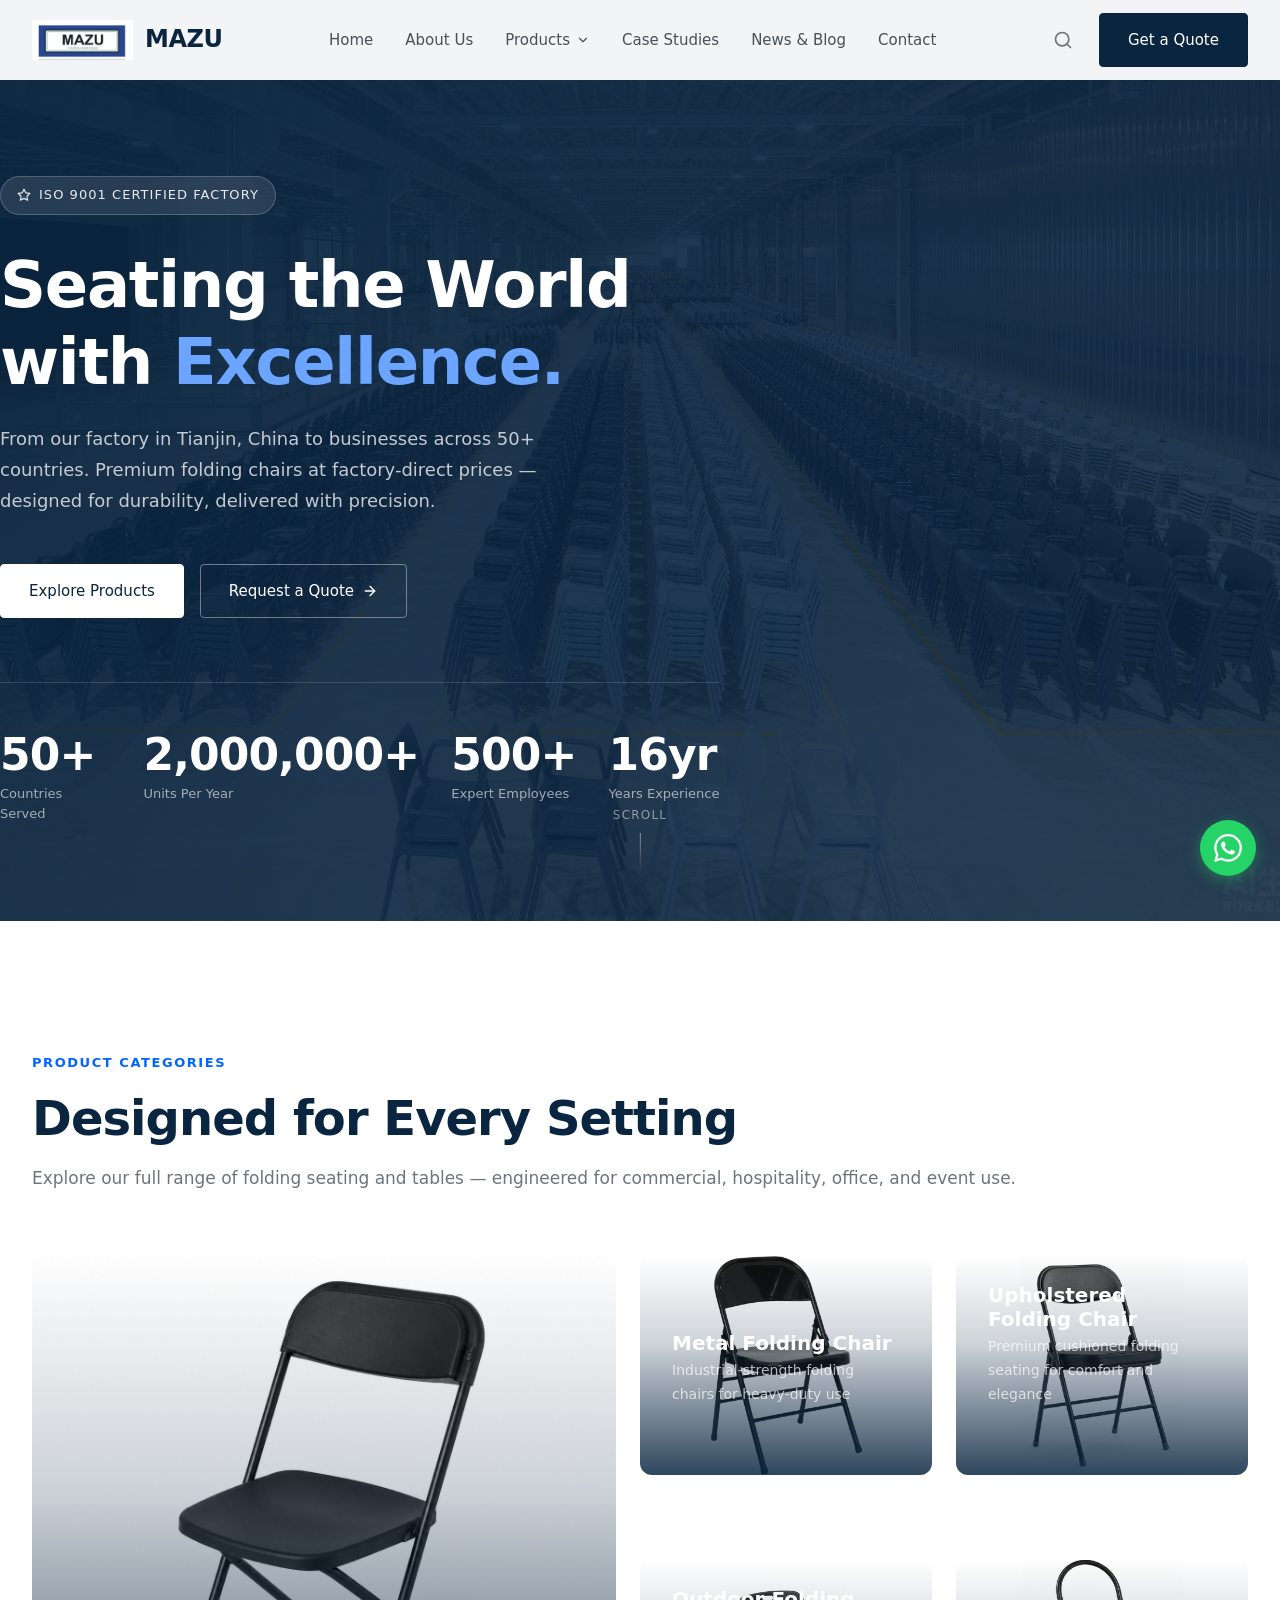
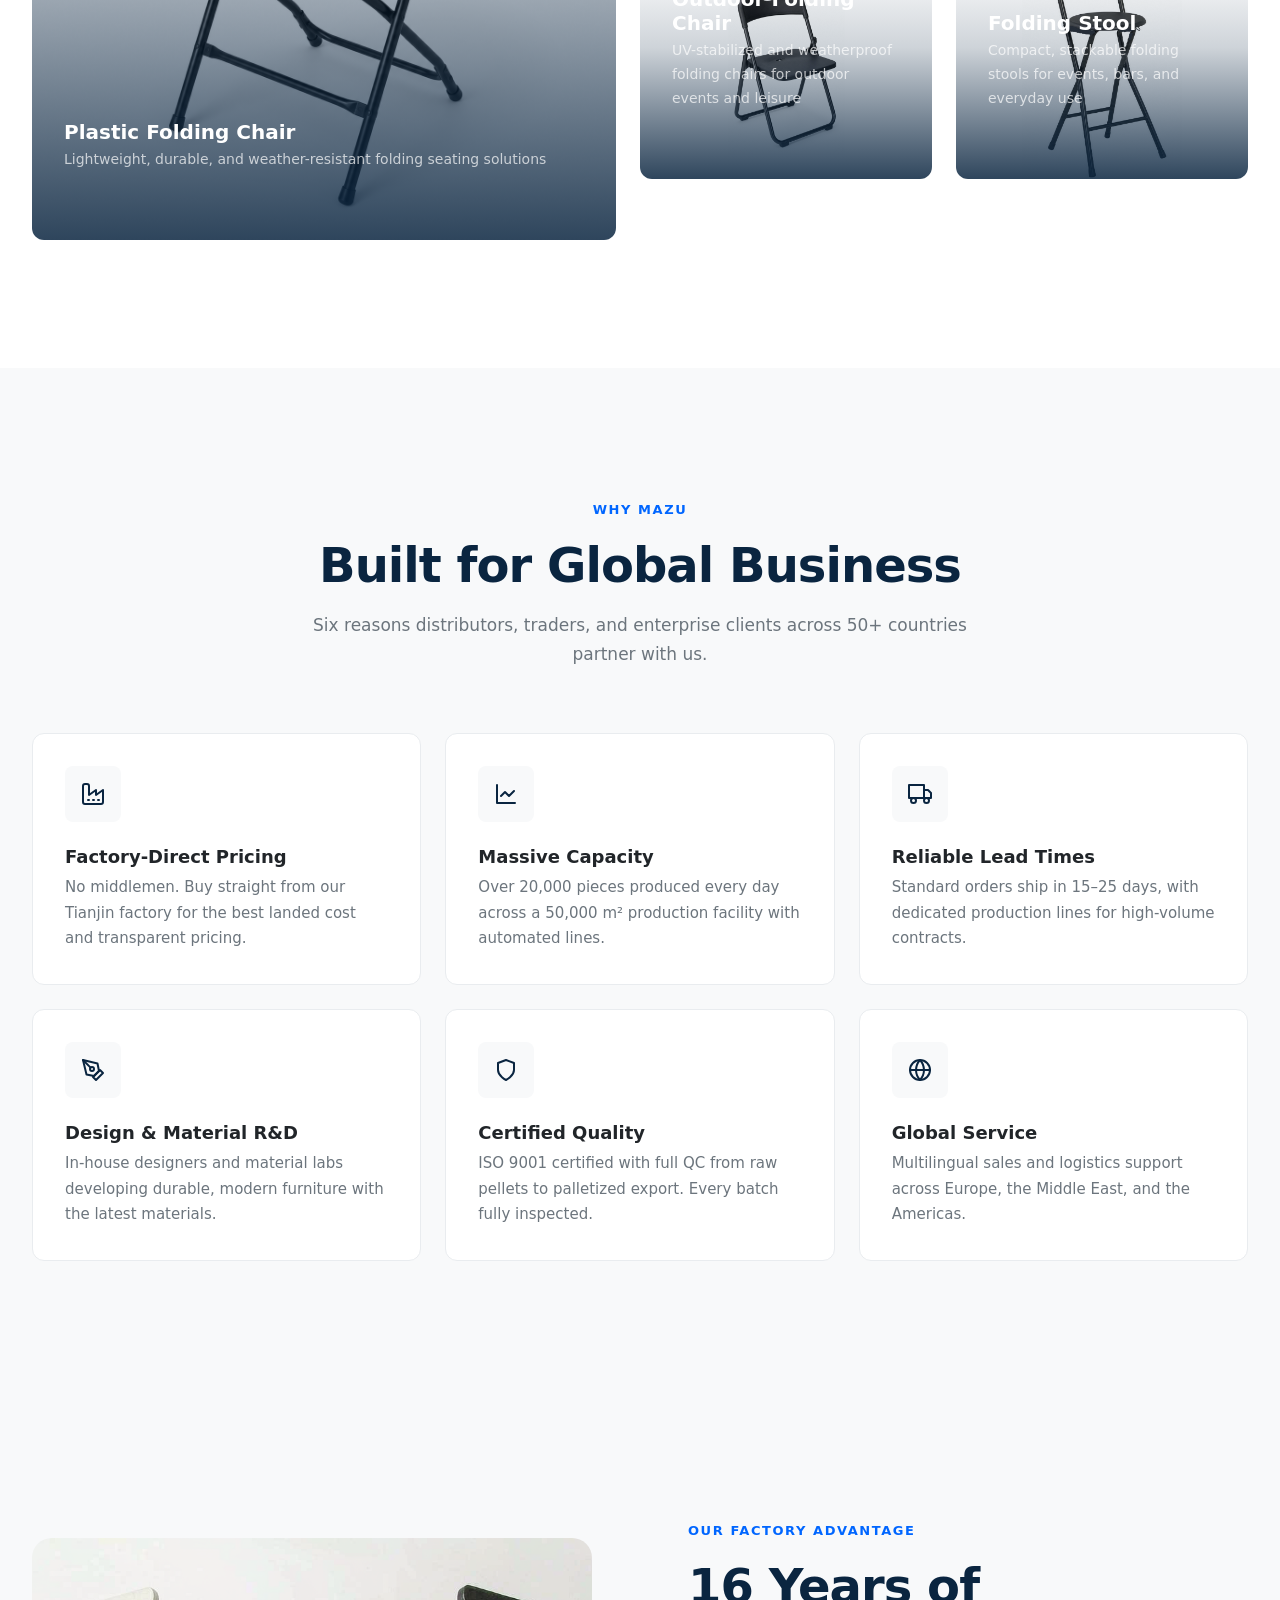
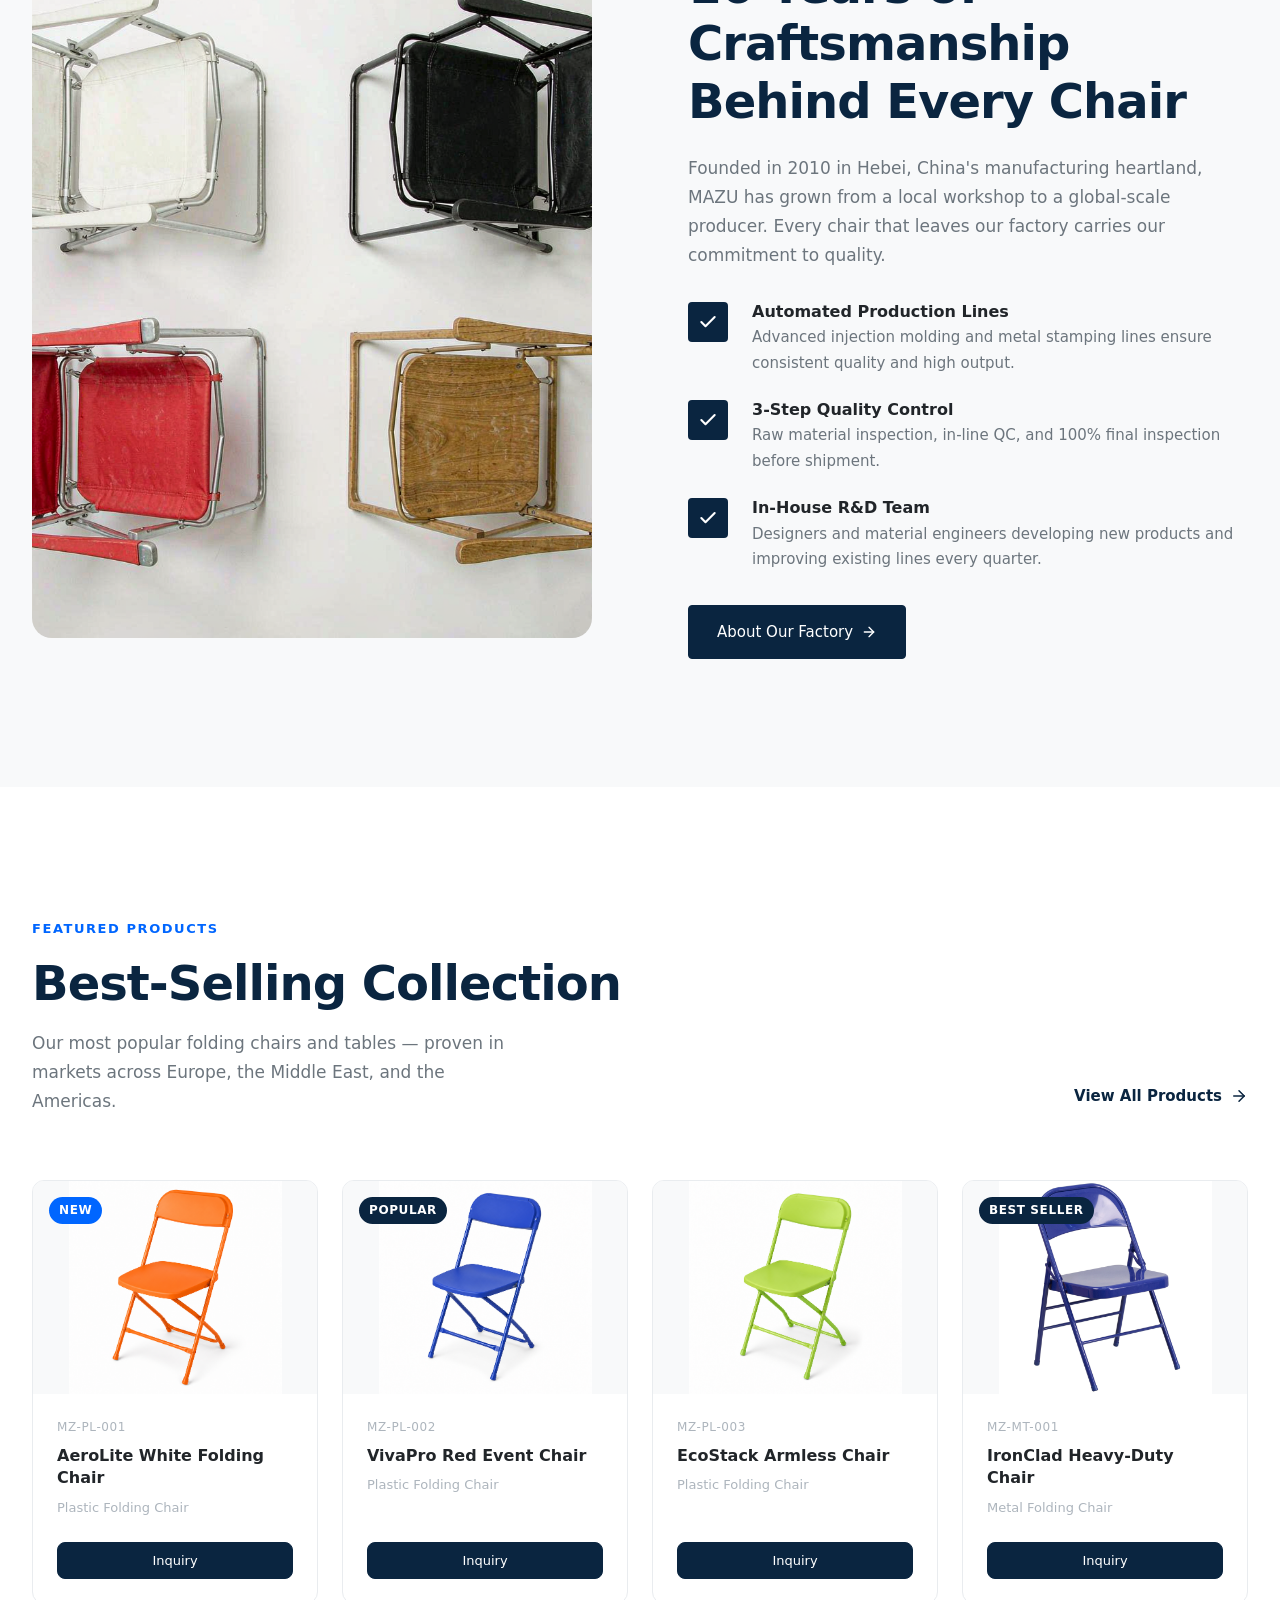
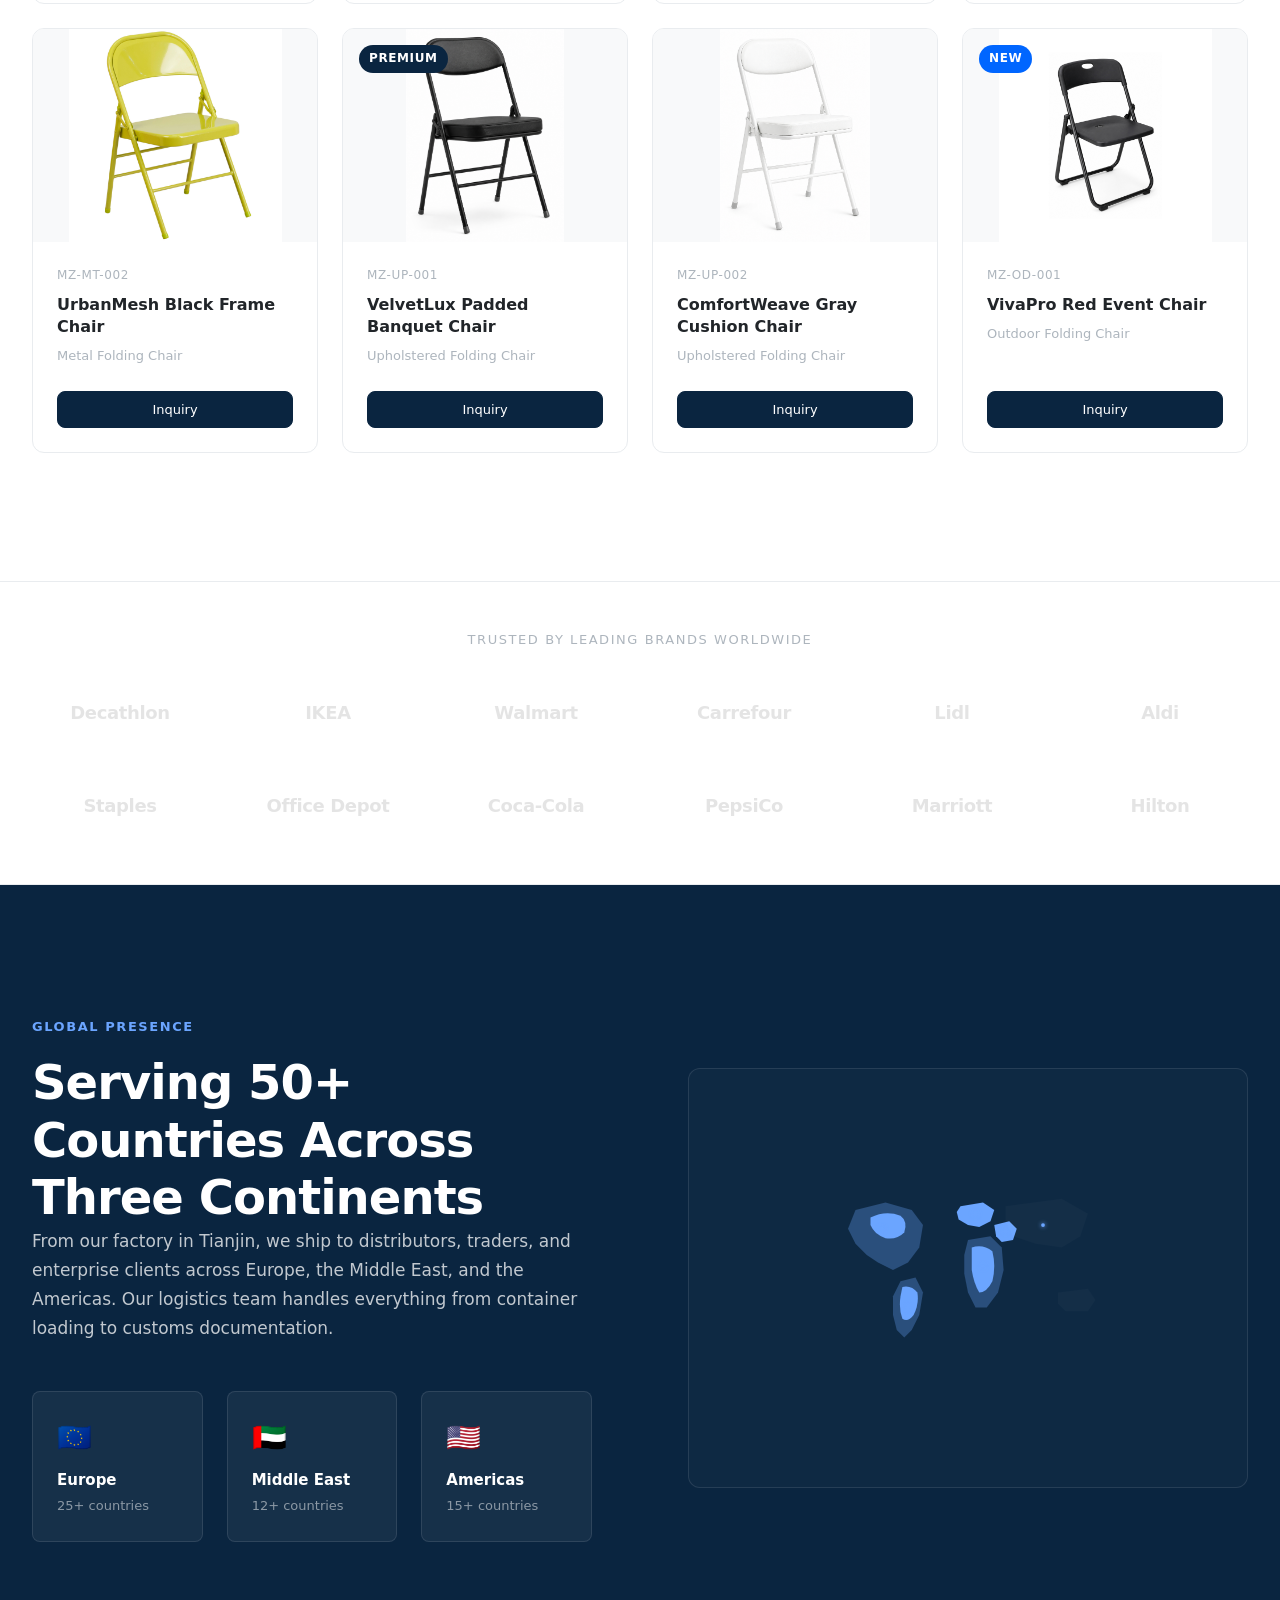
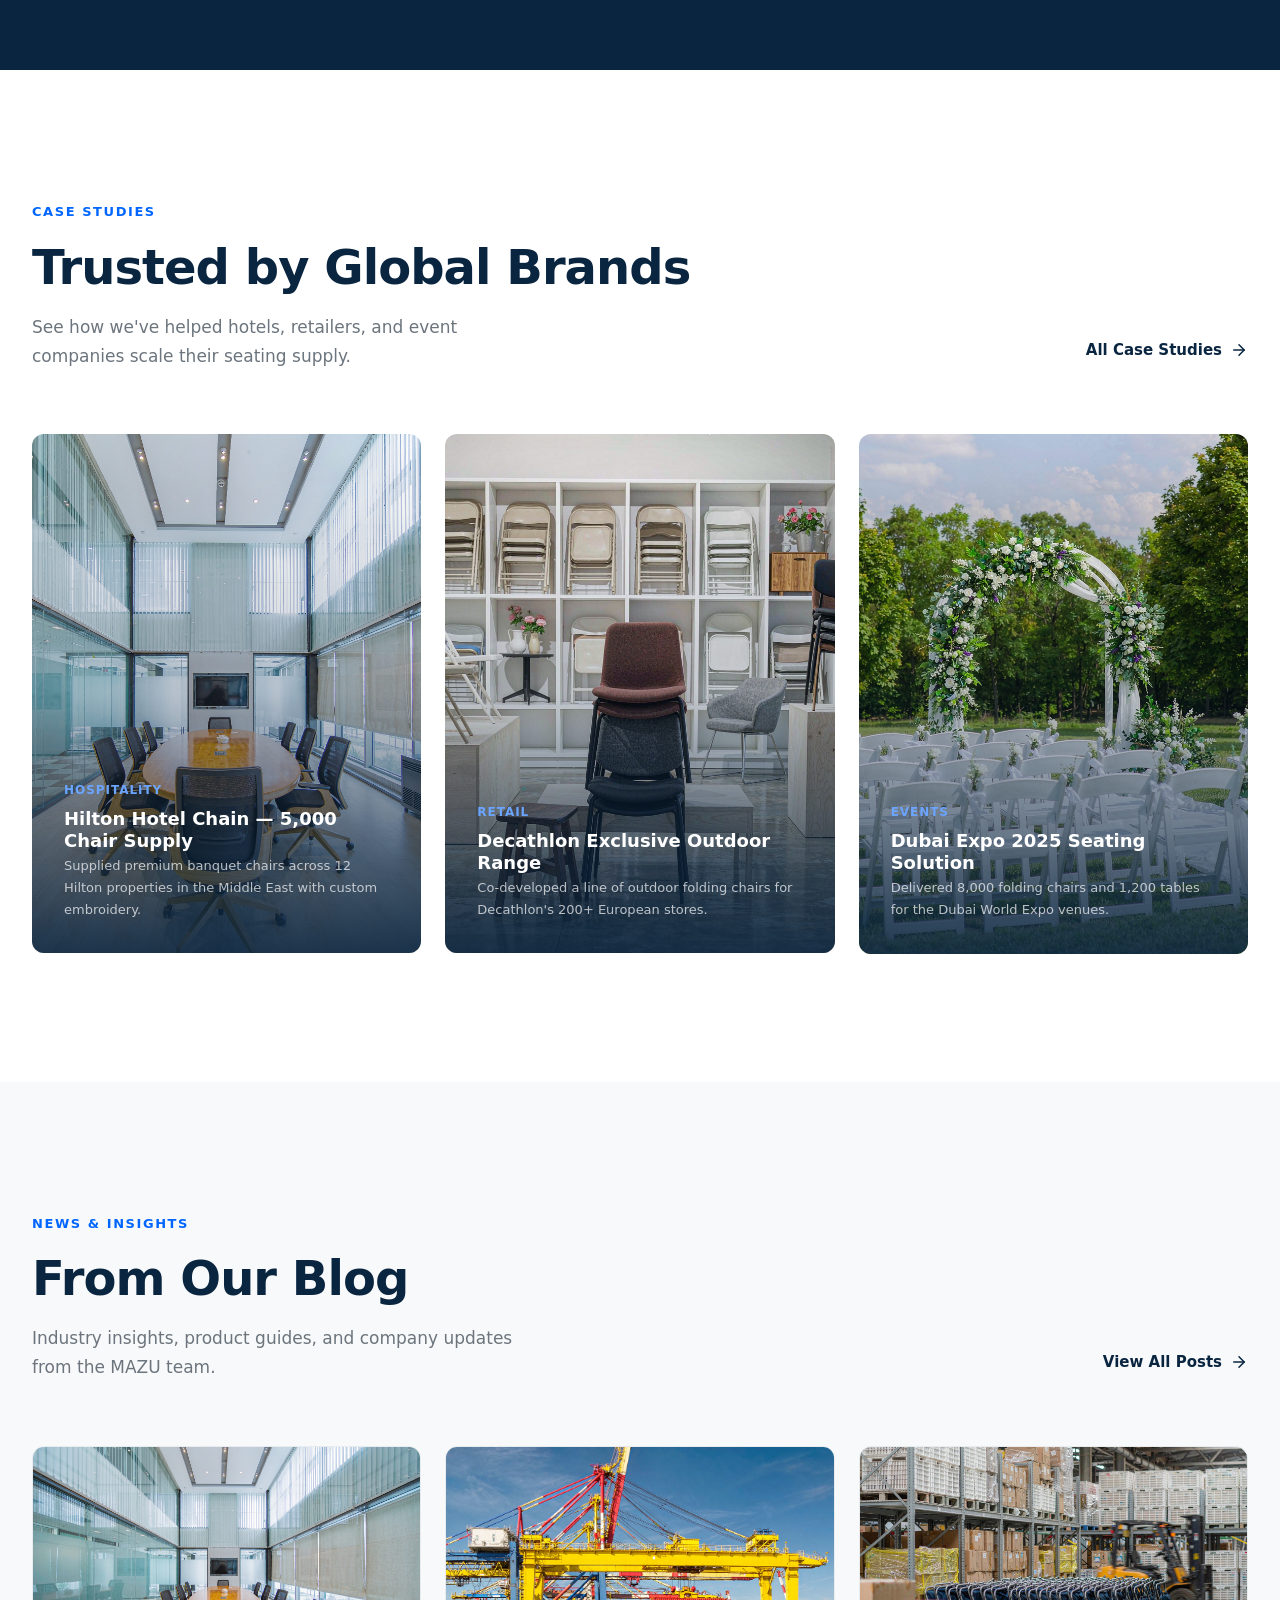
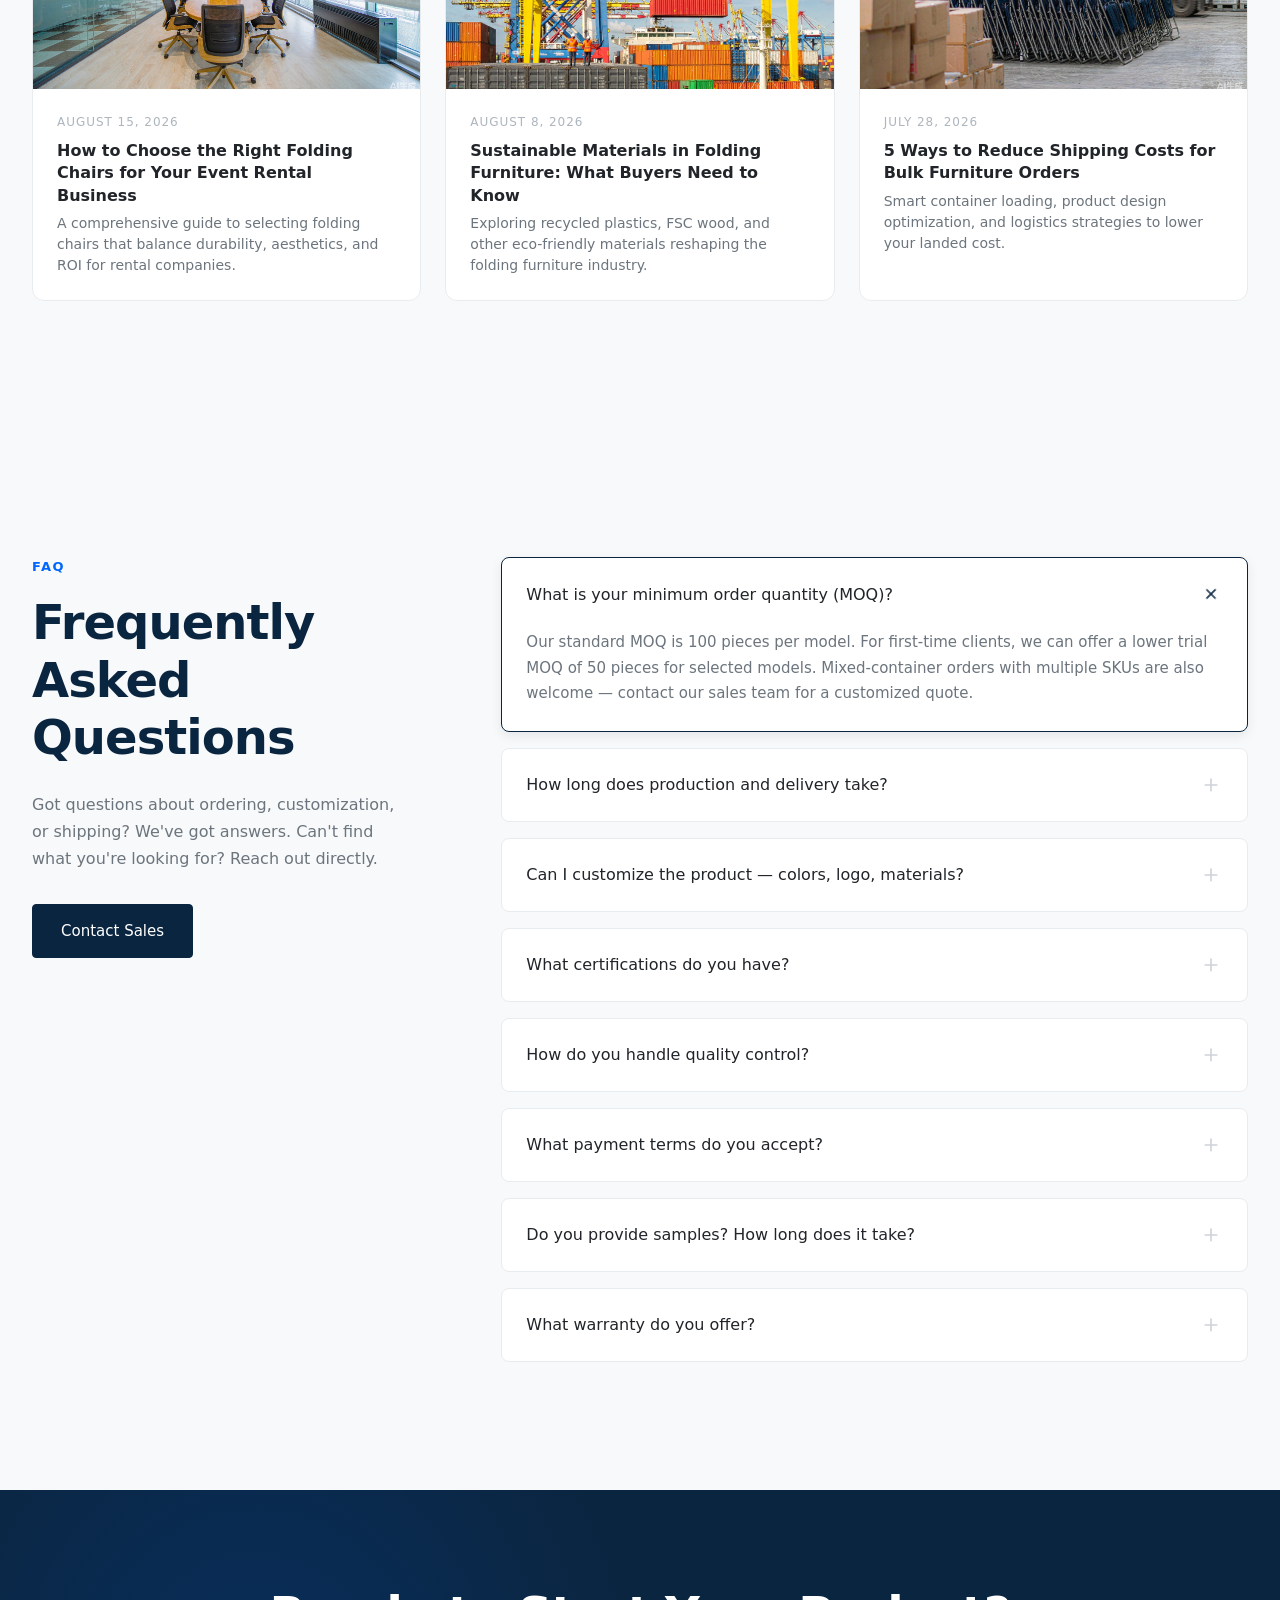
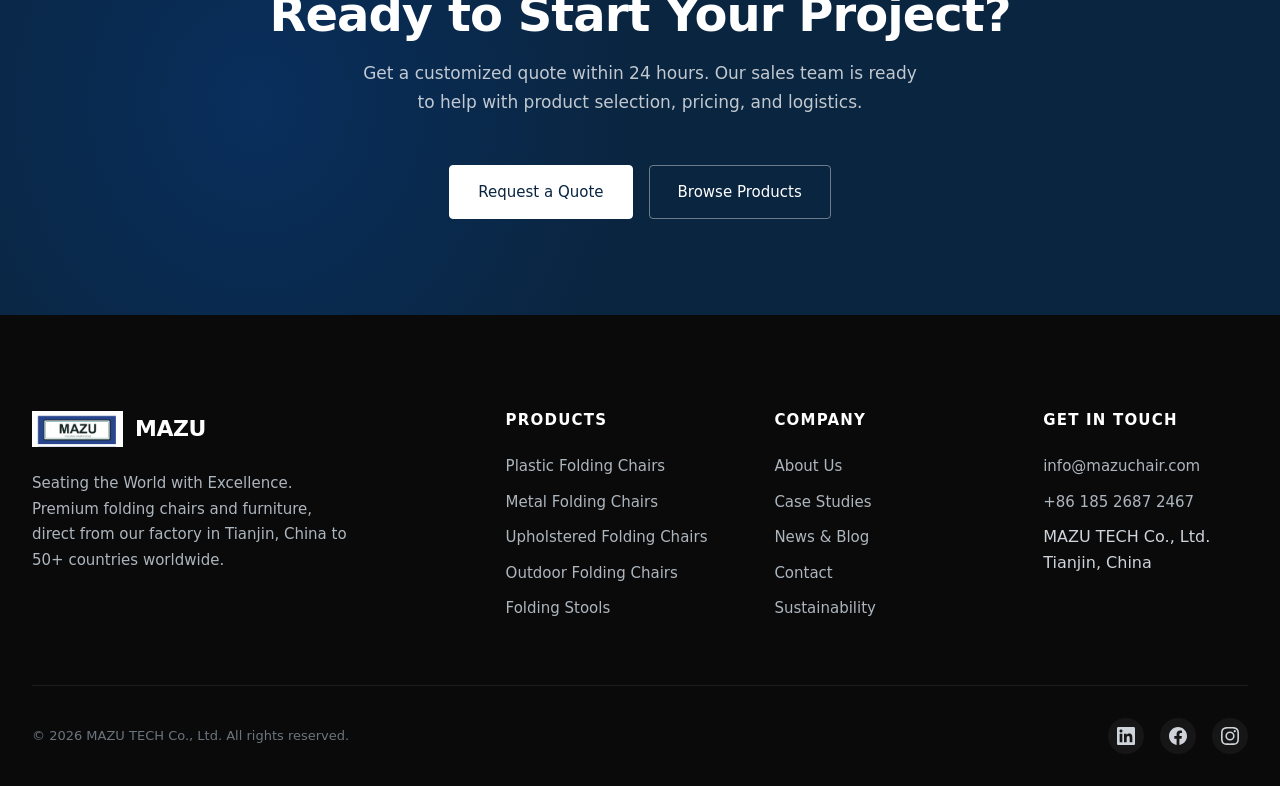
<file: index.html>
<!DOCTYPE html>
<html lang="en">
<head>
  <meta charset="UTF-8">
  <meta name="viewport" content="width=device-width, initial-scale=1.0">
  <meta name="description" content="MAZU - Premium folding chair manufacturer from Tianjin, China. Factory-direct pricing, massive capacity, and 50+ countries served. Seating the World with Excellence.">
  <meta name="keywords" content="folding chairs, folding chair manufacturer, plastic folding chair, metal folding chair, wholesale chairs, furniture factory, China furniture">
  <meta name="creative-medium" content="interactive-prototype">
  <meta property="og:title" content="MAZU - Seating the World with Excellence">
  <meta property="og:description" content="Premium folding chair manufacturer. Factory-direct from Tianjin, China to 50+ countries worldwide.">
  <meta property="og:type" content="website">
  <link rel="canonical" href="https://mazuchair.com/">
  <meta property="og:url" content="https://mazuchair.com/">
  <meta property="og:image" content="https://mazuchair.com/images/factory-interior.png">
  <title>MAZU - Seating the World with Excellence | Premium Folding Chairs</title>
  <link rel="preconnect" href="https://miaoda.feishu.cn">
  <link rel="stylesheet" href="https://miaoda.feishu.cn/fonts/css2?family=Inter:wght@400;500;600;700;800&display=swap">
  <link rel="stylesheet" href="css/style.css">
  <link rel="icon" type="image/svg+xml" href="data:image/svg+xml,%3Csvg xmlns='http://www.w3.org/2000/svg' viewBox='0 0 100 100'%3E%3Crect width='100' height='100' fill='%230A2540'/%3E%3Ctext x='50%25' y='55%25' font-family='Arial,sans-serif' font-size='36' font-weight='800' fill='white' text-anchor='middle' dominant-baseline='middle'%3EM%3C/text%3E%3C/svg%3E">
</head>
<body>

  <!-- Navigation -->
  <nav class="nav" id="main-nav"></nav>
  
  <!-- Mobile Menu -->
  <div class="mobile-menu-overlay" id="mobile-menu-overlay" onclick="toggleMobileMenu()"></div>
  <div class="mobile-menu" id="mobile-menu"></div>
  
  <!-- Search Modal -->
  <div class="search-modal" id="search-modal">
    <div class="search-inner">
      <div class="search-input-wrap">
        <svg width="28" height="28" viewBox="0 0 24 24" fill="none" stroke="var(--color-accent)" stroke-width="2" stroke-linecap="round" stroke-linejoin="round"><circle cx="11" cy="11" r="8"></circle><line x1="21" y1="21" x2="16.65" y2="16.65"></line></svg>
        <input type="text" id="search-input" placeholder="Search products, categories...">
        <button class="search-close" onclick="closeSearch()" aria-label="Close search">
          <svg width="24" height="24" viewBox="0 0 24 24" fill="none" stroke="currentColor" stroke-width="2" stroke-linecap="round" stroke-linejoin="round"><line x1="18" y1="6" x2="6" y2="18"></line><line x1="6" y1="6" x2="18" y2="18"></line></svg>
        </button>
      </div>
      <div class="search-suggestions">
        <span>Popular:</span>
        <a href="products.html?cat=plastic-folding-chair">Plastic Folding Chairs</a>
        <a href="products.html?cat=metal-folding-chair">Metal Folding Chairs</a>
        <a href="products.html?cat=outdoor-folding-chair">Outdoor Folding Chairs</a>
        <a href="products.html?cat=folding-stool">Folding Stools</a>
        <a href="products.html?cat=upholstered-folding-chair">Upholstered Folding Chairs</a>
      </div>
    </div>
  </div>

  <!-- Hero Section -->
  <section class="hero">
    <div class="hero-bg">
      <img src="images/factory-interior.png" alt="MAZU factory interior">
    </div>
    <div class="container hero-content">
      <div class="hero-text">
        <div class="hero-eyebrow">
          <svg width="14" height="14" viewBox="0 0 24 24" fill="none" stroke="currentColor" stroke-width="2" stroke-linecap="round" stroke-linejoin="round"><path d="M12 2L15.09 8.26L22 9.27L17 14.14L18.18 21.02L12 17.77L5.82 21.02L7 14.14L2 9.27L8.91 8.26L12 2Z"></path></svg>
          ISO 9001 Certified Factory
        </div>
        <h1>
          <span>Seating the World</span>
          <span>with <em>Excellence.</em></span>
        </h1>
        <p class="hero-subtitle">
          From our factory in Tianjin, China to businesses across 50+ countries. 
          Premium folding chairs at factory-direct prices — designed for durability, 
          delivered with precision.
        </p>
        <div class="hero-actions">
          <a href="products.html" class="btn btn-light">Explore Products</a>
          <a href="#" class="btn btn-outline" style="color: #fff; border-color: rgba(255,255,255,0.4);" onclick="openInquiry(); return false;">
            Request a Quote
            <svg width="16" height="16" viewBox="0 0 24 24" fill="none" stroke="currentColor" stroke-width="2" stroke-linecap="round" stroke-linejoin="round"><line x1="5" y1="12" x2="19" y2="12"></line><polyline points="12 5 19 12 12 19"></polyline></svg>
          </a>
        </div>
        <div class="hero-stats">
          <div class="stat-item">
            <span class="stat-number">
              <span data-count="50" data-suffix="+">0</span>
            </span>
            <span class="stat-label">Countries Served</span>
          </div>
          <div class="stat-item">
            <span class="stat-number">
              <span data-count="2000000" data-suffix="+">0</span>
            </span>
            <span class="stat-label">Units Per Year</span>
          </div>
          <div class="stat-item">
            <span class="stat-number">
              <span data-count="500" data-suffix="+">0</span>
            </span>
            <span class="stat-label">Expert Employees</span>
          </div>
          <div class="stat-item">
            <span class="stat-number">
              <span data-count="16" data-suffix="yr">0</span>
            </span>
            <span class="stat-label">Years Experience</span>
          </div>
        </div>
      </div>
    </div>
    <div class="scroll-indicator">
      <span>SCROLL</span>
      <div class="scroll-line"></div>
    </div>
  </section>

  <!-- Categories Section -->
  <section class="section-padding">
    <div class="container">
      <div class="section-header reveal">
        <span class="eyebrow">Product Categories</span>
        <h2>Designed for Every Setting</h2>
        <p>Explore our full range of folding seating and tables — engineered for commercial, hospitality, office, and event use.</p>
      </div>
      <div class="categories-grid" id="categories-grid"></div>
    </div>
  </section>

  <!-- Why MAZU / Advantages -->
  <section class="section-padding features-section">
    <div class="container">
      <div class="section-header center reveal">
        <span class="eyebrow">Why MAZU</span>
        <h2>Built for Global Business</h2>
        <p>Six reasons distributors, traders, and enterprise clients across 50+ countries partner with us.</p>
      </div>
      <div class="features-grid" id="features-grid"></div>
    </div>
  </section>

  <!-- Showcase Section -->
  <section class="section-padding showcase-section">
    <div class="container">
      <div class="showcase-split">
        <div class="showcase-image reveal">
          <img src="images/chair-collection.png" alt="Premium folding chairs collection">
        </div>
        <div class="showcase-content reveal">
          <span class="eyebrow">Our Factory Advantage</span>
          <h2>16 Years of Craftsmanship Behind Every Chair</h2>
          <p>Founded in 2010 in Hebei, China's manufacturing heartland, MAZU has grown from a local workshop to a global-scale producer. Every chair that leaves our factory carries our commitment to quality.</p>
          <div class="showcase-list">
            <div class="showcase-list-item">
              <div class="showcase-list-icon">
                <svg width="20" height="20" viewBox="0 0 24 24" fill="none" stroke="currentColor" stroke-width="2.5" stroke-linecap="round" stroke-linejoin="round"><polyline points="20 6 9 17 4 12"></polyline></svg>
              </div>
              <div>
                <h4>Automated Production Lines</h4>
                <p>Advanced injection molding and metal stamping lines ensure consistent quality and high output.</p>
              </div>
            </div>
            <div class="showcase-list-item">
              <div class="showcase-list-icon">
                <svg width="20" height="20" viewBox="0 0 24 24" fill="none" stroke="currentColor" stroke-width="2.5" stroke-linecap="round" stroke-linejoin="round"><polyline points="20 6 9 17 4 12"></polyline></svg>
              </div>
              <div>
                <h4>3-Step Quality Control</h4>
                <p>Raw material inspection, in-line QC, and 100% final inspection before shipment.</p>
              </div>
            </div>
            <div class="showcase-list-item">
              <div class="showcase-list-icon">
                <svg width="20" height="20" viewBox="0 0 24 24" fill="none" stroke="currentColor" stroke-width="2.5" stroke-linecap="round" stroke-linejoin="round"><polyline points="20 6 9 17 4 12"></polyline></svg>
              </div>
              <div>
                <h4>In-House R&D Team</h4>
                <p>Designers and material engineers developing new products and improving existing lines every quarter.</p>
              </div>
            </div>
          </div>
          <div style="margin-top: var(--space-lg);">
            <a href="about.html" class="btn btn-primary">
              About Our Factory
              <svg width="16" height="16" viewBox="0 0 24 24" fill="none" stroke="currentColor" stroke-width="2" stroke-linecap="round" stroke-linejoin="round"><line x1="5" y1="12" x2="19" y2="12"></line><polyline points="12 5 19 12 12 19"></polyline></svg>
            </a>
          </div>
        </div>
      </div>
    </div>
  </section>

  <!-- Featured Products -->
  <section class="section-padding">
    <div class="container">
      <div class="section-header reveal" style="display: flex; align-items: flex-end; justify-content: space-between; flex-wrap: wrap; gap: var(--space-md);">
        <div>
          <span class="eyebrow">Featured Products</span>
          <h2>Best-Selling Collection</h2>
          <p style="max-width: 500px;">Our most popular folding chairs and tables — proven in markets across Europe, the Middle East, and the Americas.</p>
        </div>
        <a href="products.html" class="btn btn-ghost" style="flex-shrink: 0;">
          View All Products
          <svg width="18" height="18" viewBox="0 0 24 24" fill="none" stroke="currentColor" stroke-width="2" stroke-linecap="round" stroke-linejoin="round"><line x1="5" y1="12" x2="19" y2="12"></line><polyline points="12 5 19 12 12 19"></polyline></svg>
        </a>
      </div>
      <div class="products-grid" id="featured-products"></div>
    </div>
  </section>

  <!-- Partners / Logo Wall -->
  <section class="partners-section">
    <div class="container">
      <div class="partners-label">Trusted by leading brands worldwide</div>
      <div class="partners-logos" id="partners-logos"></div>
    </div>
  </section>

  <!-- Global Market Map -->
  <section class="section-padding map-section">
    <div class="container">
      <div class="map-content">
        <div class="map-text reveal">
          <span class="eyebrow">Global Presence</span>
          <h2>Serving 50+ Countries Across Three Continents</h2>
          <p>From our factory in Tianjin, we ship to distributors, traders, and enterprise clients across Europe, the Middle East, and the Americas. Our logistics team handles everything from container loading to customs documentation.</p>
          <div class="map-regions">
            <div class="region-item">
              <div class="region-flag">🇪🇺</div>
              <div class="region-name">Europe</div>
              <div class="region-countries">25+ countries</div>
            </div>
            <div class="region-item">
              <div class="region-flag">🇦🇪</div>
              <div class="region-name">Middle East</div>
              <div class="region-countries">12+ countries</div>
            </div>
            <div class="region-item">
              <div class="region-flag">🇺🇸</div>
              <div class="region-name">Americas</div>
              <div class="region-countries">15+ countries</div>
            </div>
          </div>
        </div>
        <div class="map-visual reveal">
          <div id="world-map"></div>
        </div>
      </div>
    </div>
  </section>

  <!-- Case Studies Teaser -->
  <section class="section-padding">
    <div class="container">
      <div class="section-header reveal" style="display: flex; align-items: flex-end; justify-content: space-between; flex-wrap: wrap; gap: var(--space-md);">
        <div>
          <span class="eyebrow">Case Studies</span>
          <h2>Trusted by Global Brands</h2>
          <p style="max-width: 500px;">See how we've helped hotels, retailers, and event companies scale their seating supply.</p>
        </div>
        <a href="cases.html" class="btn btn-ghost" style="flex-shrink: 0;">
          All Case Studies
          <svg width="18" height="18" viewBox="0 0 24 24" fill="none" stroke="currentColor" stroke-width="2" stroke-linecap="round" stroke-linejoin="round"><line x1="5" y1="12" x2="19" y2="12"></line><polyline points="12 5 19 12 12 19"></polyline></svg>
        </a>
      </div>
      <div class="cases-teaser-grid" id="cases-teaser"></div>
    </div>
  </section>

  <!-- News / Blog Teaser -->
  <section class="section-padding features-section">
    <div class="container">
      <div class="section-header reveal" style="display: flex; align-items: flex-end; justify-content: space-between; flex-wrap: wrap; gap: var(--space-md);">
        <div>
          <span class="eyebrow">News & Insights</span>
          <h2>From Our Blog</h2>
          <p style="max-width: 500px;">Industry insights, product guides, and company updates from the MAZU team.</p>
        </div>
        <a href="blog.html" class="btn btn-ghost" style="flex-shrink: 0;">
          View All Posts
          <svg width="18" height="18" viewBox="0 0 24 24" fill="none" stroke="currentColor" stroke-width="2" stroke-linecap="round" stroke-linejoin="round"><line x1="5" y1="12" x2="19" y2="12"></line><polyline points="12 5 19 12 12 19"></polyline></svg>
        </a>
      </div>
      <div class="news-teaser-grid" id="news-teaser"></div>
    </div>
  </section>

  <!-- FAQ Section -->
  <section class="section-padding faq-section" id="faq">
    <div class="container">
      <div class="faq-grid">
        <div class="faq-intro reveal">
          <span class="eyebrow">FAQ</span>
          <h2>Frequently Asked Questions</h2>
          <p>Got questions about ordering, customization, or shipping? We've got answers. Can't find what you're looking for? Reach out directly.</p>
          <a href="contact.html" class="btn btn-primary">Contact Sales</a>
        </div>
        <div class="faq-list" id="faq-list"></div>
      </div>
    </div>
  </section>

  <!-- CTA Section -->
  <section class="cta-section">
    <div class="container reveal">
      <h2>Ready to Start Your Project?</h2>
      <p>Get a customized quote within 24 hours. Our sales team is ready to help with product selection, pricing, and logistics.</p>
      <div class="cta-actions">
        <a href="#" class="btn btn-light" onclick="openInquiry(); return false;">Request a Quote</a>
        <a href="products.html" class="btn btn-outline" style="color: #fff; border-color: rgba(255,255,255,0.4);">Browse Products</a>
      </div>
    </div>
  </section>

  <!-- Footer -->
  <footer class="footer" id="main-footer"></footer>

  <!-- Inquiry Modal -->
  <div class="modal-overlay" id="inquiry-overlay"></div>

  <!-- WhatsApp Button -->
  <a href="https://wa.me/8618526872467" class="whatsapp-btn" target="_blank" rel="noopener" aria-label="Chat on WhatsApp">
    <svg width="28" height="28" viewBox="0 0 24 24" fill="currentColor">
      <path d="M17.472 14.382c-.297-.149-1.758-.867-2.03-.967-.273-.099-.471-.148-.67.15-.197.297-.767.966-.94 1.164-.173.199-.347.223-.644.075-.297-.15-1.255-.463-2.39-1.475-.883-.788-1.48-1.761-1.653-2.059-.173-.297-.018-.458.13-.606.134-.133.298-.347.446-.52.149-.174.198-.298.298-.497.099-.198.05-.371-.025-.52-.075-.149-.669-1.612-.916-2.207-.242-.579-.487-.5-.669-.51-.173-.008-.371-.01-.57-.01-.198 0-.52.074-.792.372-.272.297-1.04 1.016-1.04 2.479 0 1.462 1.065 2.875 1.213 3.074.149.198 2.096 3.2 5.077 4.487.709.306 1.262.489 1.694.625.712.227 1.36.195 1.871.118.571-.085 1.758-.719 2.006-1.413.248-.694.248-1.289.173-1.413-.074-.124-.272-.198-.57-.347m-5.421 7.403h-.004a9.87 9.87 0 01-5.031-1.378l-.361-.214-3.741.982.998-3.648-.235-.374a9.86 9.86 0 01-1.51-5.26c.001-5.45 4.436-9.884 9.888-9.884 2.64 0 5.122 1.03 6.988 2.898a9.825 9.825 0 012.893 6.994c-.003 5.45-4.437 9.884-9.885 9.884m8.413-18.297A11.815 11.815 0 0012.05 0C5.495 0 .16 5.335.157 11.892c0 2.096.547 4.142 1.588 5.945L.057 24l6.305-1.654a11.882 11.882 0 005.683 1.448h.005c6.554 0 11.89-5.335 11.893-11.893a11.821 11.821 0 00-3.48-8.413z"/>
    </svg>
  </a>

  <!-- Back to Top -->
  <button class="back-to-top" id="back-to-top" onclick="scrollToTop()" aria-label="Back to top">
    <svg width="20" height="20" viewBox="0 0 24 24" fill="none" stroke="currentColor" stroke-width="2" stroke-linecap="round" stroke-linejoin="round"><polyline points="18 15 12 9 6 15"></polyline></svg>
  </button>

  <script src="js/config.js"></script>
  <script src="js/data.js"></script>
  <script src="js/main.js"></script>
  <script>
    // Page-specific rendering
    document.addEventListener('DOMContentLoaded', function() {
      initApp('home');

      // Categories
      const catsGrid = document.getElementById('categories-grid');
      if (catsGrid) {
        catsGrid.innerHTML = SITE_DATA.categories.map((c, i) => `
          <a href="products.html?cat=${c.slug}" class="category-card reveal" style="transition-delay: ${i * 0.1}s">
            <img src="${imgUrl(c.image)}" alt="${c.name}">
            <div class="category-card-overlay">
              <h3>${c.name}</h3>
              <p>${c.desc}</p>
              <span class="explore-link">
                Explore
                <svg width="14" height="14" viewBox="0 0 24 24" fill="none" stroke="currentColor" stroke-width="2" stroke-linecap="round" stroke-linejoin="round"><line x1="5" y1="12" x2="19" y2="12"></line><polyline points="12 5 19 12 12 19"></polyline></svg>
              </span>
            </div>
          </a>
        `).join('');
      }

      // Features
      const featuresGrid = document.getElementById('features-grid');
      if (featuresGrid) {
        const icons = {
          factory: '<svg width="24" height="24" viewBox="0 0 24 24" fill="none" stroke="currentColor" stroke-width="2" stroke-linecap="round" stroke-linejoin="round"><path d="M2 20a2 2 0 0 0 2 2h16a2 2 0 0 0 2-2V8l-7 5V8l-7 5V4a2 2 0 0 0-2-2H4a2 2 0 0 0-2 2Z"></path><path d="M17 18h1"></path><path d="M12 18h1"></path><path d="M7 18h1"></path></svg>',
          capacity: '<svg width="24" height="24" viewBox="0 0 24 24" fill="none" stroke="currentColor" stroke-width="2" stroke-linecap="round" stroke-linejoin="round"><path d="M3 3v18h18"></path><path d="M7 14l4-4 4 4 5-5"></path></svg>',
          delivery: '<svg width="24" height="24" viewBox="0 0 24 24" fill="none" stroke="currentColor" stroke-width="2" stroke-linecap="round" stroke-linejoin="round"><path d="M1 3h15v13H1z"></path><path d="M16 8h4l3 3v5h-7V8z"></path><circle cx="5.5" cy="18.5" r="2.5"></circle><circle cx="18.5" cy="18.5" r="2.5"></circle></svg>',
          design: '<svg width="24" height="24" viewBox="0 0 24 24" fill="none" stroke="currentColor" stroke-width="2" stroke-linecap="round" stroke-linejoin="round"><path d="M12 19l7-7 3 3-7 7-3-3z"></path><path d="M18 13l-1.5-7.5L2 2l3.5 14.5L13 18l5-5z"></path><path d="M2 2l7.586 7.586"></path><circle cx="11" cy="11" r="2"></circle></svg>',
          quality: '<svg width="24" height="24" viewBox="0 0 24 24" fill="none" stroke="currentColor" stroke-width="2" stroke-linecap="round" stroke-linejoin="round"><path d="M12 22s8-4 8-10V5l-8-3-8 3v7c0 6 8 10 8 10z"></path></svg>',
          global: '<svg width="24" height="24" viewBox="0 0 24 24" fill="none" stroke="currentColor" stroke-width="2" stroke-linecap="round" stroke-linejoin="round"><circle cx="12" cy="12" r="10"></circle><line x1="2" y1="12" x2="22" y2="12"></line><path d="M12 2a15.3 15.3 0 0 1 4 10 15.3 15.3 0 0 1-4 10 15.3 15.3 0 0 1-4-10 15.3 15.3 0 0 1 4-10z"></path></svg>',
        };
        featuresGrid.innerHTML = SITE_DATA.advantages.map((a, i) => `
          <div class="feature-card reveal" style="transition-delay: ${i * 0.1}s">
            <div class="feature-icon">${icons[a.icon] || icons.factory}</div>
            <h3>${a.title}</h3>
            <p>${a.desc}</p>
          </div>
        `).join('');
      }

      // Featured Products (first 8)
      const featured = document.getElementById('featured-products');
      if (featured) {
        const products = SITE_DATA.products.slice(0, 8);
        featured.innerHTML = products.map((p, i) => `
          <div class="product-card reveal" style="transition-delay: ${i * 0.05}s">
            <a href="product-detail.html?id=${p.id}" class="product-image">
              ${p.badge ? `<span class="product-badge ${p.badge === 'New' ? 'new' : ''}">${p.badge}</span>` : ''}
              <img src="${imgUrl(p.image)}" alt="${p.name}">
            </a>
            <div class="product-info">
              <span class="product-sku">${p.sku}</span>
              <h3 class="product-name">${p.name}</h3>
              <span class="product-category">${p.categoryName}</span>
              <div class="product-actions">
                <button class="product-inquiry-btn" onclick="openInquiry('${p.name}')">Inquiry</button>
              </div>
            </div>
          </div>
        `).join('');
      }

      // Partners
      const partnersLogos = document.getElementById('partners-logos');
      if (partnersLogos) {
        partnersLogos.innerHTML = SITE_DATA.partners.map(p => `
          <div class="partner-logo">${p}</div>
        `).join('');
      }

      // World Map
      const worldMap = document.getElementById('world-map');
      if (worldMap) {
        worldMap.innerHTML = worldMapSVG();
      }

      // Cases Teaser
      const casesTeaser = document.getElementById('cases-teaser');
      if (casesTeaser) {
        const cases = SITE_DATA.cases.slice(0, 3);
        casesTeaser.innerHTML = cases.map((c, i) => `
          <div class="cases-teaser-card reveal" style="transition-delay: ${i * 0.1}s">
            <img src="${imgUrl(c.image)}" alt="${c.title}">
            <div class="cases-teaser-overlay">
              <span class="case-tag">${c.tag}</span>
              <h3>${c.title}</h3>
              <p>${c.desc}</p>
            </div>
          </div>
        `).join('');
      }

      // News Teaser
      const newsTeaser = document.getElementById('news-teaser');
      if (newsTeaser) {
        const posts = SITE_DATA.blogPosts.slice(0, 3);
        newsTeaser.innerHTML = posts.map((p, i) => `
          <div class="news-teaser-card reveal" style="transition-delay: ${i * 0.1}s">
            <div class="news-teaser-image">
              <img src="${imgUrl(p.image)}" alt="${p.title}">
            </div>
            <div class="news-teaser-info">
              <div class="news-teaser-date">${p.date}</div>
              <h3 class="news-teaser-title">${p.title}</h3>
              <p class="news-teaser-excerpt">${p.excerpt}</p>
            </div>
          </div>
        `).join('');
      }

      // FAQ
      const faqList = document.getElementById('faq-list');
      if (faqList) {
        faqList.innerHTML = SITE_DATA.faqs.map((f, i) => `
          <div class="faq-item ${i === 0 ? 'open' : ''}">
            <button class="faq-question">
              <span>${f.q}</span>
              <span class="faq-question-icon">
                <svg width="20" height="20" viewBox="0 0 24 24" fill="none" stroke="currentColor" stroke-width="2" stroke-linecap="round" stroke-linejoin="round"><line x1="12" y1="5" x2="12" y2="19"></line><line x1="5" y1="12" x2="19" y2="12"></line></svg>
              </span>
            </button>
            <div class="faq-answer">
              <div class="faq-answer-inner">${f.a}</div>
            </div>
          </div>
        `).join('');
        initFAQ();
      }

      // Re-init reveal for dynamically added content
      initReveal();
      initCounters();
    });
  </script>
</body>
</html>
</file>
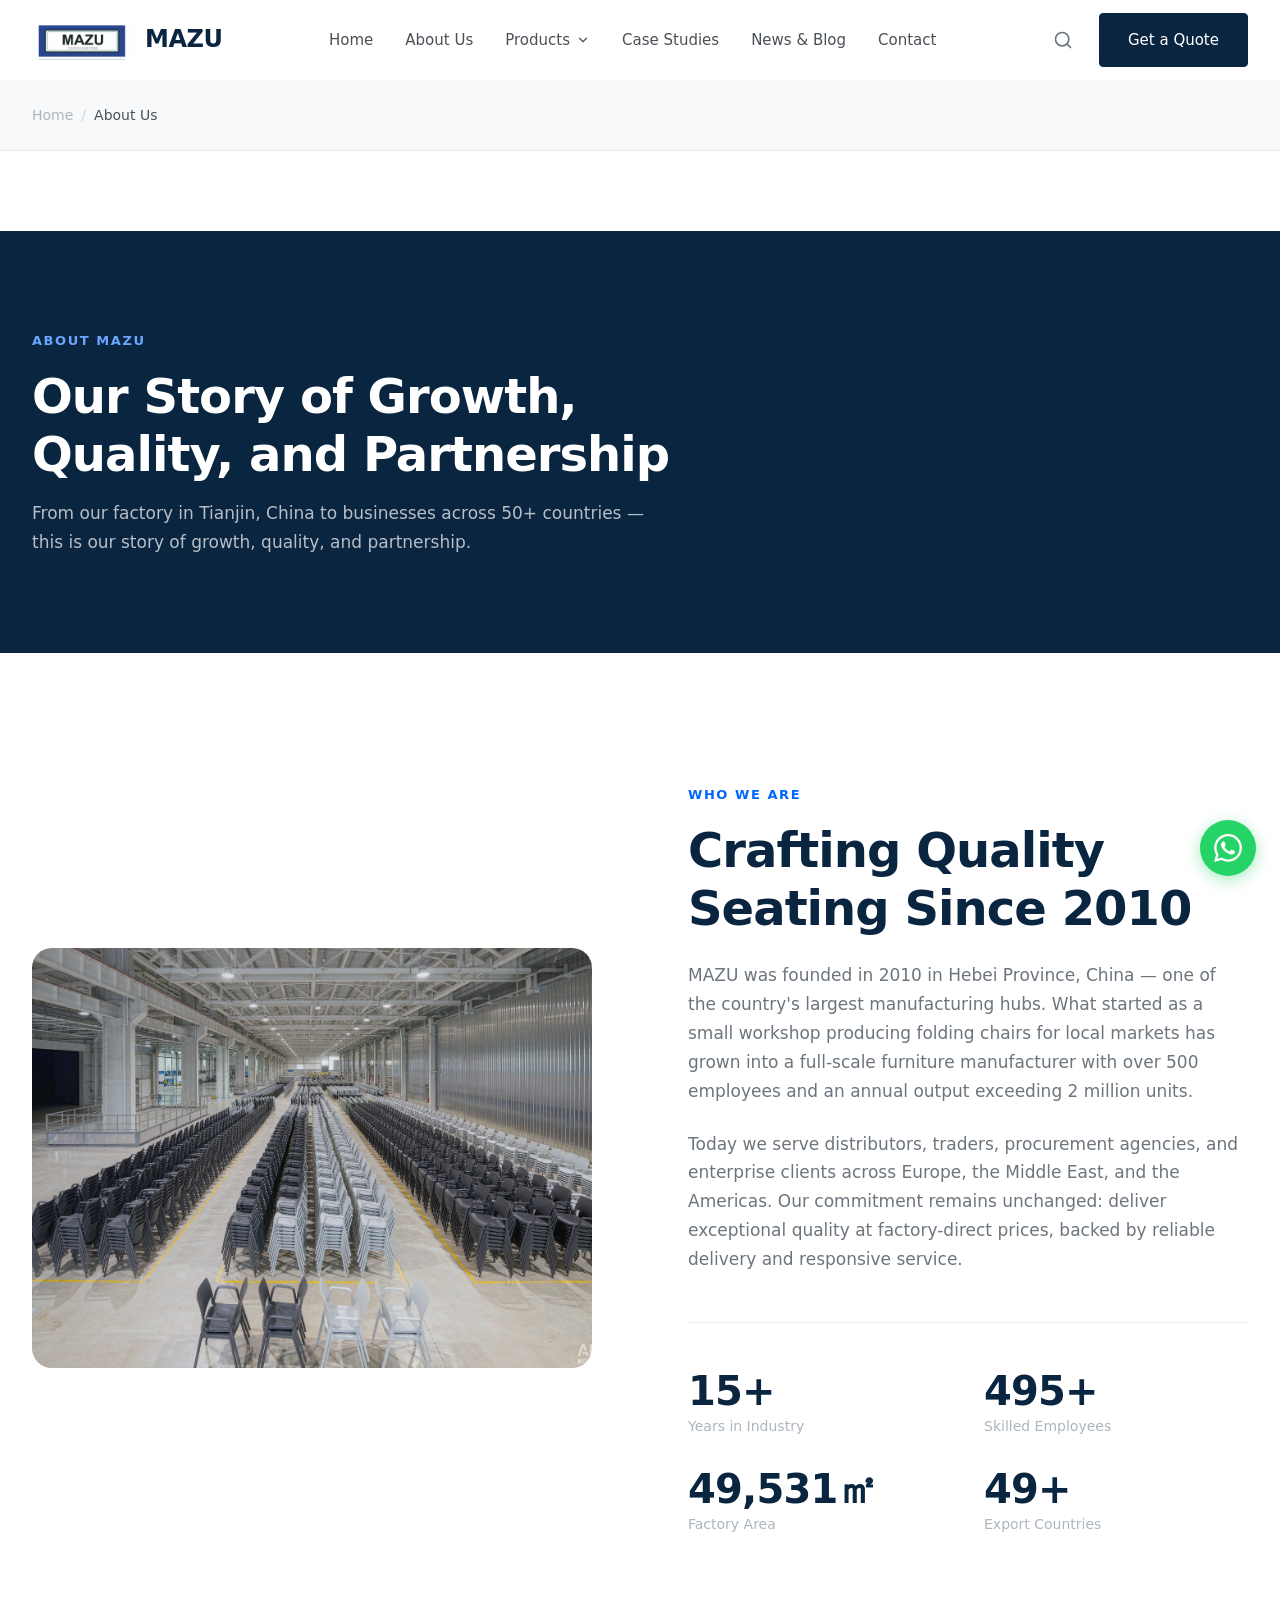
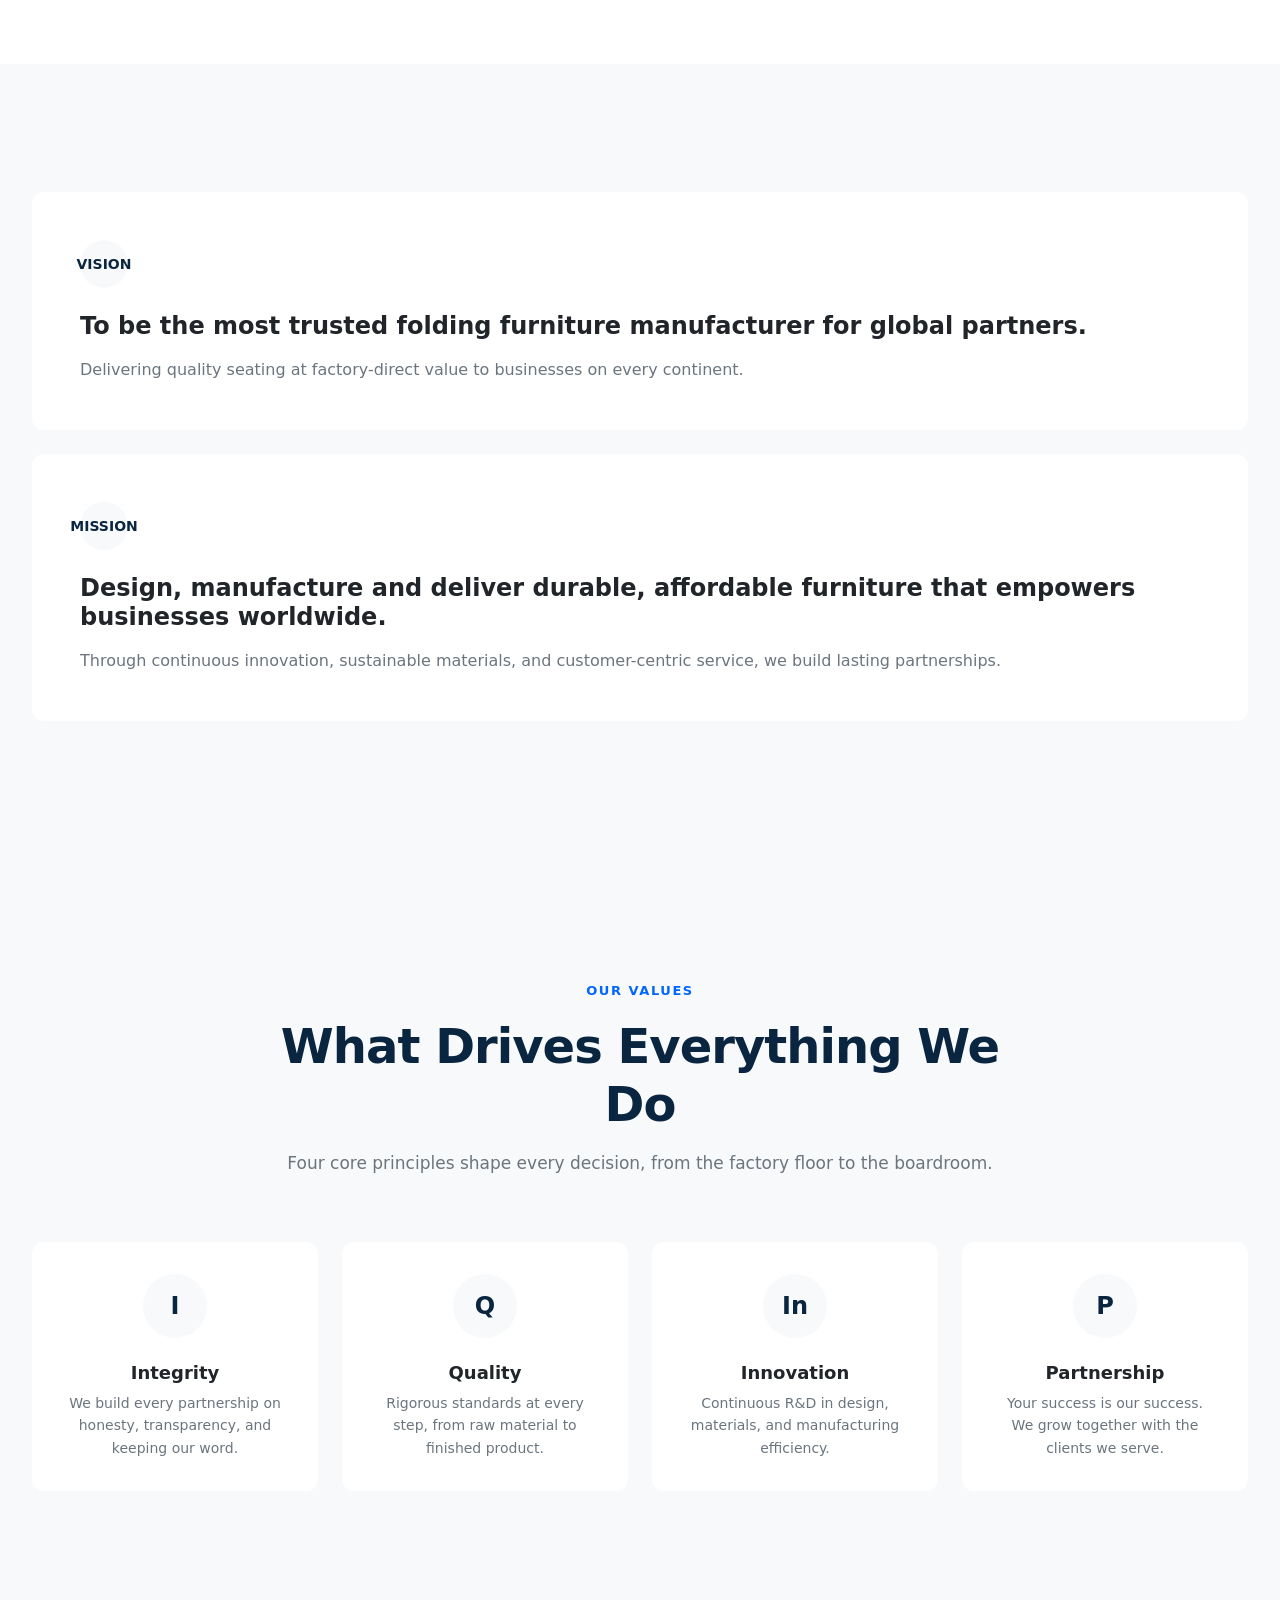
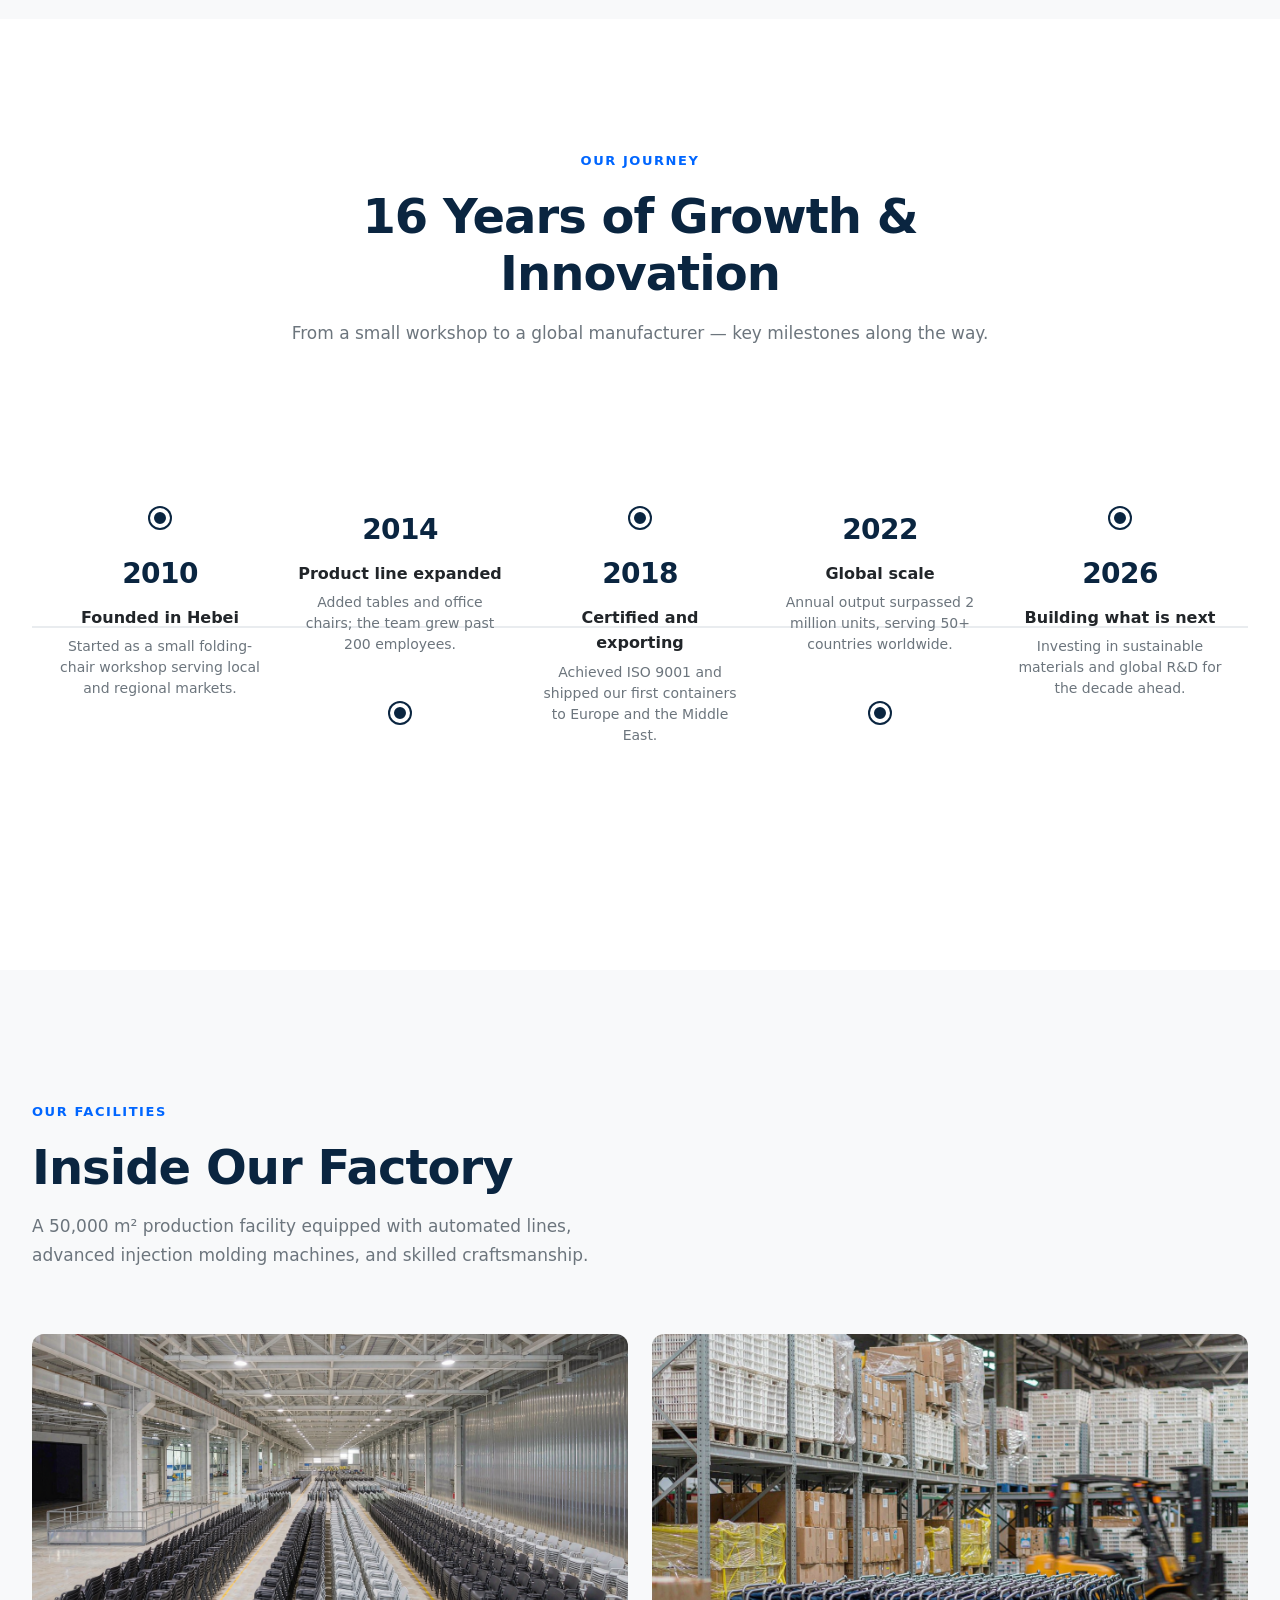
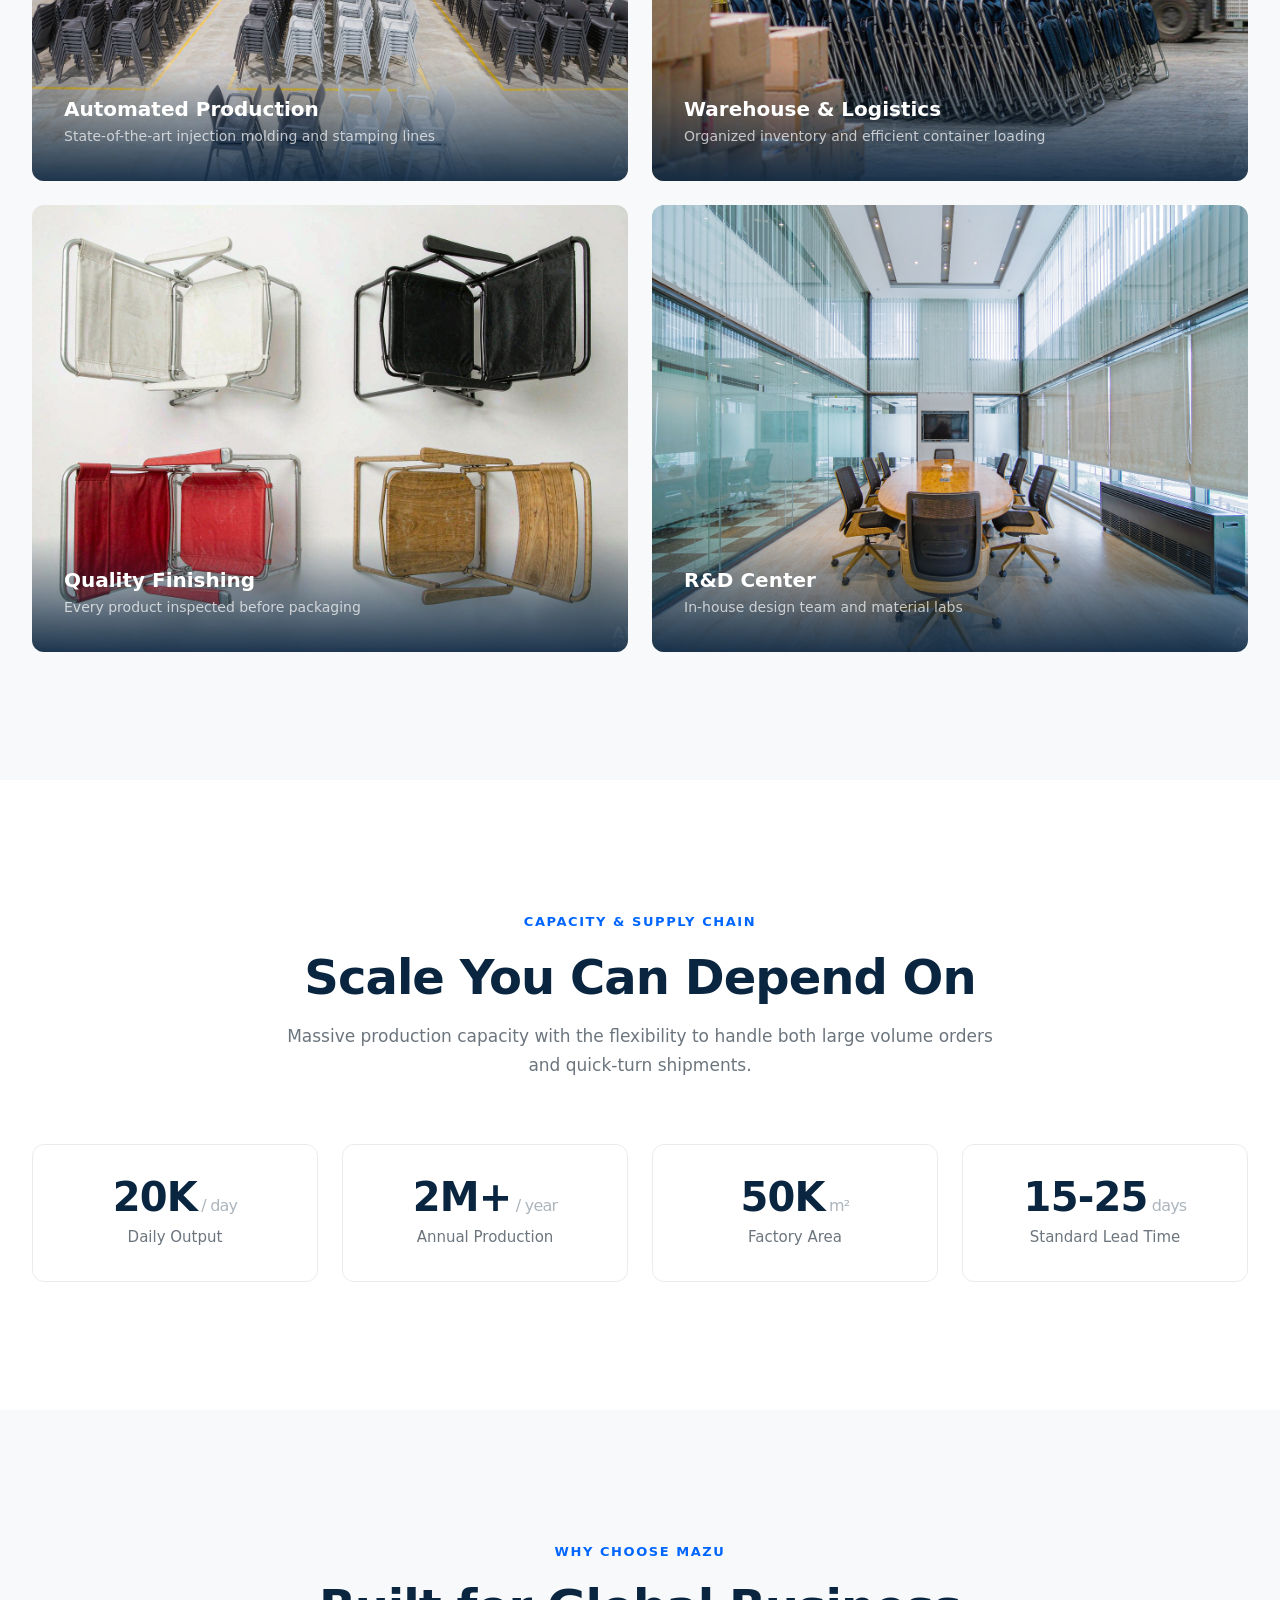
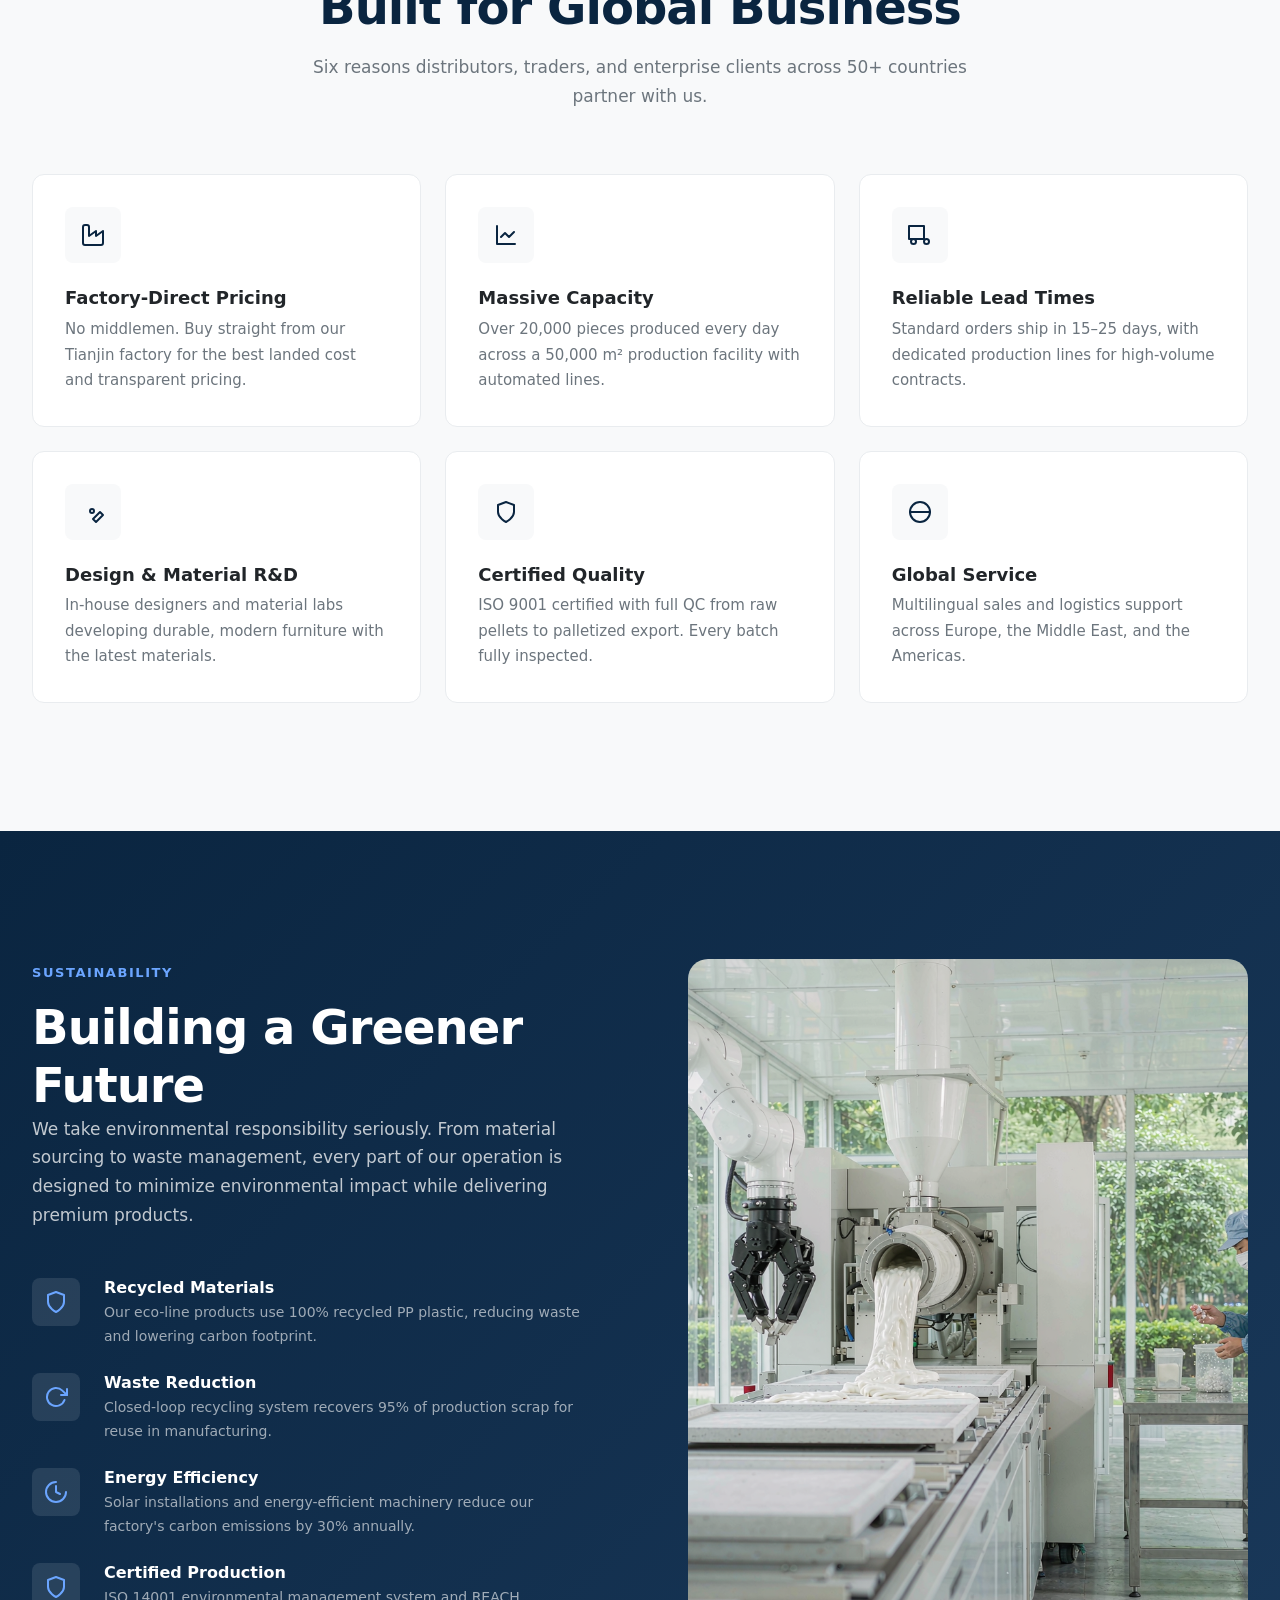
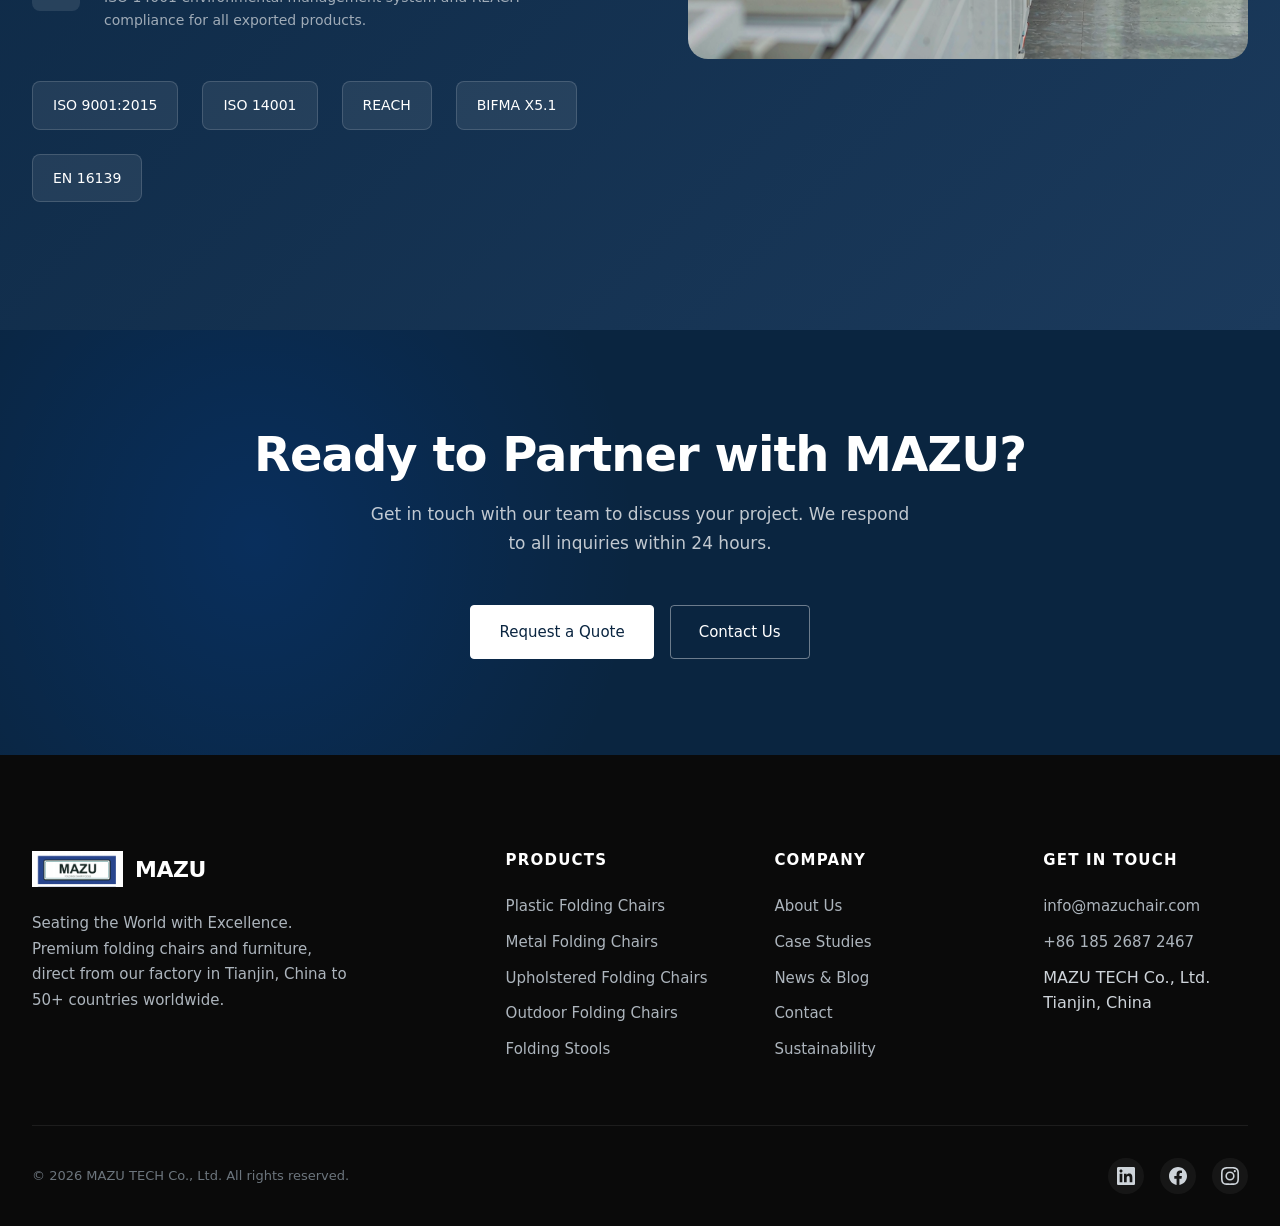
<file: about.html>
<!DOCTYPE html>
<html lang="en">
<head>
  <meta charset="UTF-8">
  <meta name="viewport" content="width=device-width, initial-scale=1.0">
  <meta name="description" content="About MAZU — a leading folding chair manufacturer founded in 2010 in Hebei, China. 500+ employees, 2M+ units annually, serving 50+ countries worldwide.">
  <meta name="keywords" content="about mazu, folding chair factory, furniture manufacturer China, company history, hebei furniture">
  <meta name="creative-medium" content="interactive-prototype">
  <title>About Us - MAZU | Premium Folding Chair Manufacturer</title>
  <link rel="canonical" href="https://mazuchair.com/about.html">
  <meta property="og:url" content="https://mazuchair.com/about.html">
  <meta property="og:type" content="website">
  <meta property="og:title" content="About Us - MAZU | Premium Folding Chair Manufacturer">
  <meta property="og:description" content="About MAZU — a leading folding chair manufacturer founded in 2010 in Hebei, China. 500+ employees, 2M+ units annually, serving 50+ countries worldwide.">
  <meta property="og:image" content="https://mazuchair.com/images/factory-interior.png">
  <link rel="preconnect" href="https://miaoda.feishu.cn">
  <link rel="stylesheet" href="https://miaoda.feishu.cn/fonts/css2?family=Inter:wght@400;500;600;700;800&display=swap">
  <link rel="stylesheet" href="css/style.css">
</head>
<body>

  <nav class="nav" id="main-nav"></nav>
  <div class="mobile-menu-overlay" id="mobile-menu-overlay" onclick="toggleMobileMenu()"></div>
  <div class="mobile-menu" id="mobile-menu"></div>
  
  <div class="search-modal" id="search-modal">
    <div class="search-inner">
      <div class="search-input-wrap">
        <svg width="28" height="28" viewBox="0 0 24 24" fill="none" stroke="var(--color-accent)" stroke-width="2" stroke-linecap="round" stroke-linejoin="round"><circle cx="11" cy="11" r="8"></circle><line x1="21" y1="21" x2="16.65" y2="16.65"></line></svg>
        <input type="text" id="search-input" placeholder="Search products, categories...">
        <button class="search-close" onclick="closeSearch()" aria-label="Close search">
          <svg width="24" height="24" viewBox="0 0 24 24" fill="none" stroke="currentColor" stroke-width="2" stroke-linecap="round" stroke-linejoin="round"><line x1="18" y1="6" x2="6" y2="18"></line><line x1="6" y1="6" x2="18" y2="18"></line></svg>
        </button>
      </div>
      <div class="search-suggestions">
        <span>Popular:</span>
        <a href="products.html?cat=plastic-folding-chair">Plastic Folding Chairs</a>
        <a href="products.html?cat=metal-folding-chair">Metal Folding Chairs</a>
        <a href="products.html?cat=outdoor-folding-chair">Outdoor Folding Chairs</a>
        <a href="products.html?cat=folding-stool">Folding Stools</a>
      </div>
    </div>
  </div>

  <!-- Breadcrumb -->
  <div class="breadcrumb-wrap" id="breadcrumb"></div>

  <!-- Page Hero -->
  <section class="page-hero dark">
    <div class="container">
      <div class="reveal">
        <span class="eyebrow" style="color: #6BA5FF;">About MAZU</span>
        <h1>Our Story of Growth,<br>Quality, and Partnership</h1>
        <p>From our factory in Tianjin, China to businesses across 50+ countries — this is our story of growth, quality, and partnership.</p>
      </div>
    </div>
  </section>

  <!-- Company Intro -->
  <section class="section-padding">
    <div class="container">
      <div class="about-intro">
        <div class="about-intro-image reveal">
          <img src="images/factory-interior.png" alt="MAZU factory interior">
        </div>
        <div class="about-intro-text reveal">
          <span class="eyebrow">Who We Are</span>
          <h2>Crafting Quality Seating Since 2010</h2>
          <p>MAZU was founded in 2010 in Hebei Province, China — one of the country's largest manufacturing hubs. What started as a small workshop producing folding chairs for local markets has grown into a full-scale furniture manufacturer with over 500 employees and an annual output exceeding 2 million units.</p>
          <p>Today we serve distributors, traders, procurement agencies, and enterprise clients across Europe, the Middle East, and the Americas. Our commitment remains unchanged: deliver exceptional quality at factory-direct prices, backed by reliable delivery and responsive service.</p>
          <div class="about-stats-row">
            <div class="about-stat">
              <span class="stat-number"><span data-count="16" data-suffix="+">0</span></span>
              <span class="stat-label">Years in Industry</span>
            </div>
            <div class="about-stat">
              <span class="stat-number"><span data-count="500" data-suffix="+">0</span></span>
              <span class="stat-label">Skilled Employees</span>
            </div>
            <div class="about-stat">
              <span class="stat-number"><span data-count="50000" data-suffix="㎡">0</span></span>
              <span class="stat-label">Factory Area</span>
            </div>
            <div class="about-stat">
              <span class="stat-number"><span data-count="50" data-suffix="+">0</span></span>
              <span class="stat-label">Export Countries</span>
            </div>
          </div>
        </div>
      </div>
    </div>
  </section>

  <!-- Vision & Mission -->
  <section class="section-padding features-section">
    <div class="container">
      <div class="values-grid" style="grid-template-columns: 1fr;">
        <div style="display: grid; grid-template-columns: 1fr; gap: var(--space-md);">
          <div class="value-card reveal" style="text-align: left; padding: var(--space-xl);">
            <div class="value-icon" style="margin: 0 0 var(--space-md); width: 48px; height: 48px; font-size: 0.875rem;">VISION</div>
            <h3 style="font-size: 1.5rem; margin-bottom: var(--space-sm);">To be the most trusted folding furniture manufacturer for global partners.</h3>
            <p style="font-size: 1rem; color: var(--gray-600);">Delivering quality seating at factory-direct value to businesses on every continent.</p>
          </div>
          <div class="value-card reveal" style="text-align: left; padding: var(--space-xl);">
            <div class="value-icon" style="margin: 0 0 var(--space-md); width: 48px; height: 48px; font-size: 0.875rem;">MISSION</div>
            <h3 style="font-size: 1.5rem; margin-bottom: var(--space-sm);">Design, manufacture and deliver durable, affordable furniture that empowers businesses worldwide.</h3>
            <p style="font-size: 1rem; color: var(--gray-600);">Through continuous innovation, sustainable materials, and customer-centric service, we build lasting partnerships.</p>
          </div>
        </div>
      </div>
    </div>
  </section>

  <!-- Core Values -->
  <section class="section-padding values-section">
    <div class="container">
      <div class="section-header center reveal">
        <span class="eyebrow">Our Values</span>
        <h2>What Drives Everything We Do</h2>
        <p>Four core principles shape every decision, from the factory floor to the boardroom.</p>
      </div>
      <div class="values-grid" id="values-grid"></div>
    </div>
  </section>

  <!-- Timeline -->
  <section class="section-padding timeline-section">
    <div class="container">
      <div class="section-header center reveal">
        <span class="eyebrow">Our Journey</span>
        <h2>16 Years of Growth & Innovation</h2>
        <p>From a small workshop to a global manufacturer — key milestones along the way.</p>
      </div>
      <div class="timeline reveal">
        <div class="timeline-track" id="timeline-track"></div>
      </div>
    </div>
  </section>

  <!-- Factory Showcase -->
  <section class="section-padding factory-section">
    <div class="container">
      <div class="section-header reveal">
        <span class="eyebrow">Our Facilities</span>
        <h2>Inside Our Factory</h2>
        <p style="max-width: 600px;">A 50,000 m² production facility equipped with automated lines, advanced injection molding machines, and skilled craftsmanship.</p>
      </div>
      <div class="factory-grid">
        <div class="factory-card reveal">
          <img src="images/factory-interior.png" alt="Production line">
          <div class="factory-card-info">
            <h3>Automated Production</h3>
            <p>State-of-the-art injection molding and stamping lines</p>
          </div>
        </div>
        <div class="factory-card reveal">
          <img src="images/warehouse.png" alt="Warehouse">
          <div class="factory-card-info">
            <h3>Warehouse & Logistics</h3>
            <p>Organized inventory and efficient container loading</p>
          </div>
        </div>
        <div class="factory-card reveal">
          <img src="images/chair-collection.png" alt="Finished products">
          <div class="factory-card-info">
            <h3>Quality Finishing</h3>
            <p>Every product inspected before packaging</p>
          </div>
        </div>
        <div class="factory-card reveal">
          <img src="images/conference-room.png" alt="Conference room">
          <div class="factory-card-info">
            <h3>R&D Center</h3>
            <p>In-house design team and material labs</p>
          </div>
        </div>
      </div>
    </div>
  </section>

  <!-- Capacity Numbers -->
  <section class="section-padding">
    <div class="container">
      <div class="section-header center reveal">
        <span class="eyebrow">Capacity & Supply Chain</span>
        <h2>Scale You Can Depend On</h2>
        <p>Massive production capacity with the flexibility to handle both large volume orders and quick-turn shipments.</p>
      </div>
      <div class="capacity-grid">
        <div class="capacity-card reveal">
          <div class="capacity-number">20K<span class="unit"> / day</span></div>
          <div class="capacity-label">Daily Output</div>
        </div>
        <div class="capacity-card reveal">
          <div class="capacity-number">2M+<span class="unit"> / year</span></div>
          <div class="capacity-label">Annual Production</div>
        </div>
        <div class="capacity-card reveal">
          <div class="capacity-number">50K<span class="unit"> m²</span></div>
          <div class="capacity-label">Factory Area</div>
        </div>
        <div class="capacity-card reveal">
          <div class="capacity-number">15-25<span class="unit"> days</span></div>
          <div class="capacity-label">Standard Lead Time</div>
        </div>
      </div>
    </div>
  </section>

  <!-- Why MAZU -->
  <section class="section-padding features-section" id="why-mazu">
    <div class="container">
      <div class="section-header center reveal">
        <span class="eyebrow">Why Choose MAZU</span>
        <h2>Built for Global Business</h2>
        <p>Six reasons distributors, traders, and enterprise clients across 50+ countries partner with us.</p>
      </div>
      <div class="features-grid" id="about-features"></div>
    </div>
  </section>

  <!-- Sustainability -->
  <section class="section-padding eco-section" id="sustainability">
    <div class="container">
      <div class="eco-content">
        <div class="eco-text reveal">
          <span class="eyebrow">Sustainability</span>
          <h2>Building a Greener Future</h2>
          <p>We take environmental responsibility seriously. From material sourcing to waste management, every part of our operation is designed to minimize environmental impact while delivering premium products.</p>
          <div class="eco-features">
            <div class="eco-feature">
              <div class="eco-feature-icon">
                <svg width="24" height="24" viewBox="0 0 24 24" fill="none" stroke="currentColor" stroke-width="2" stroke-linecap="round" stroke-linejoin="round"><path d="M12 22s8-4 8-10V5l-8-3-8 3v7c0 6 8 10 8 10z"></path></svg>
              </div>
              <div>
                <h4>Recycled Materials</h4>
                <p>Our eco-line products use 100% recycled PP plastic, reducing waste and lowering carbon footprint.</p>
              </div>
            </div>
            <div class="eco-feature">
              <div class="eco-feature-icon">
                <svg width="24" height="24" viewBox="0 0 24 24" fill="none" stroke="currentColor" stroke-width="2" stroke-linecap="round" stroke-linejoin="round"><polyline points="23 4 23 10 17 10"></polyline><path d="M20.49 15a9 9 0 1 1-2.12-9.36L23 10"></path></svg>
              </div>
              <div>
                <h4>Waste Reduction</h4>
                <p>Closed-loop recycling system recovers 95% of production scrap for reuse in manufacturing.</p>
              </div>
            </div>
            <div class="eco-feature">
              <div class="eco-feature-icon">
                <svg width="24" height="24" viewBox="0 0 24 24" fill="none" stroke="currentColor" stroke-width="2" stroke-linecap="round" stroke-linejoin="round"><path d="M12 2a10 10 0 1 0 10 10"></path><path d="M12 6v6l4 2"></path></svg>
              </div>
              <div>
                <h4>Energy Efficiency</h4>
                <p>Solar installations and energy-efficient machinery reduce our factory's carbon emissions by 30% annually.</p>
              </div>
            </div>
            <div class="eco-feature">
              <div class="eco-feature-icon">
                <svg width="24" height="24" viewBox="0 0 24 24" fill="none" stroke="currentColor" stroke-width="2" stroke-linecap="round" stroke-linejoin="round"><path d="M12 22s8-4 8-10V5l-8-3-8 3v7c0 6 8 10 8 10z"></path></svg>
              </div>
              <div>
                <h4>Certified Production</h4>
                <p>ISO 14001 environmental management system and REACH compliance for all exported products.</p>
              </div>
            </div>
          </div>
          <div class="eco-certifications">
            <div class="cert-badge">ISO 9001:2015</div>
            <div class="cert-badge">ISO 14001</div>
            <div class="cert-badge">REACH</div>
            <div class="cert-badge">BIFMA X5.1</div>
            <div class="cert-badge">EN 16139</div>
          </div>
        </div>
        <div class="reveal" style="position: relative; aspect-ratio: 4/5; border-radius: var(--radius-xl); overflow: hidden;">
          <img src="images/sustainable.png" alt="Sustainable furniture manufacturing" style="width: 100%; height: 100%; object-fit: cover;">
        </div>
      </div>
    </div>
  </section>

  <!-- CTA -->
  <section class="cta-section">
    <div class="container reveal">
      <h2>Ready to Partner with MAZU?</h2>
      <p>Get in touch with our team to discuss your project. We respond to all inquiries within 24 hours.</p>
      <div class="cta-actions">
        <a href="#" class="btn btn-light" onclick="openInquiry(); return false;">Request a Quote</a>
        <a href="contact.html" class="btn btn-outline" style="color: #fff; border-color: rgba(255,255,255,0.4);">Contact Us</a>
      </div>
    </div>
  </section>

  <footer class="footer" id="main-footer"></footer>

  <div class="modal-overlay" id="inquiry-overlay"></div>

  <a href="https://wa.me/8618526872467" class="whatsapp-btn" target="_blank" rel="noopener" aria-label="Chat on WhatsApp">
    <svg width="28" height="28" viewBox="0 0 24 24" fill="currentColor">
      <path d="M17.472 14.382c-.297-.149-1.758-.867-2.03-.967-.273-.099-.471-.148-.67.15-.197.297-.767.966-.94 1.164-.173.199-.347.223-.644.075-.297-.15-1.255-.463-2.39-1.475-.883-.788-1.48-1.761-1.653-2.059-.173-.297-.018-.458.13-.606.134-.133.298-.347.446-.52.149-.174.198-.298.298-.497.099-.198.05-.371-.025-.52-.075-.149-.669-1.612-.916-2.207-.242-.579-.487-.5-.669-.51-.173-.008-.371-.01-.57-.01-.198 0-.52.074-.792.372-.272.297-1.04 1.016-1.04 2.479 0 1.462 1.065 2.875 1.213 3.074.149.198 2.096 3.2 5.077 4.487.709.306 1.262.489 1.694.625.712.227 1.36.195 1.871.118.571-.085 1.758-.719 2.006-1.413.248-.694.248-1.289.173-1.413-.074-.124-.272-.198-.57-.347m-5.421 7.403h-.004a9.87 9.87 0 01-5.031-1.378l-.361-.214-3.741.982.998-3.648-.235-.374a9.86 9.86 0 01-1.51-5.26c.001-5.45 4.436-9.884 9.888-9.884 2.64 0 5.122 1.03 6.988 2.898a9.825 9.825 0 012.893 6.994c-.003 5.45-4.437 9.884-9.885 9.884m8.413-18.297A11.815 11.815 0 0012.05 0C5.495 0 .16 5.335.157 11.892c0 2.096.547 4.142 1.588 5.945L.057 24l6.305-1.654a11.882 11.882 0 005.683 1.448h.005c6.554 0 11.89-5.335 11.893-11.893a11.821 11.821 0 00-3.48-8.413z"/>
    </svg>
  </a>

  <button class="back-to-top" id="back-to-top" onclick="scrollToTop()" aria-label="Back to top">
    <svg width="20" height="20" viewBox="0 0 24 24" fill="none" stroke="currentColor" stroke-width="2" stroke-linecap="round" stroke-linejoin="round"><polyline points="18 15 12 9 6 15"></polyline></svg>
  </button>

  <script src="js/config.js"></script>
  <script src="js/data.js"></script>
  <script src="js/main.js"></script>
  <script>
    document.addEventListener('DOMContentLoaded', function() {
      initApp('about');
      renderBreadcrumb([{ label: 'About Us' }]);

      // Values
      const valuesGrid = document.getElementById('values-grid');
      if (valuesGrid) {
        valuesGrid.innerHTML = SITE_DATA.values.map((v, i) => `
          <div class="value-card reveal" style="transition-delay: ${i * 0.1}s">
            <div class="value-icon">${v.icon}</div>
            <h3>${v.title}</h3>
            <p>${v.desc}</p>
          </div>
        `).join('');
      }

      // Timeline
      const timelineTrack = document.getElementById('timeline-track');
      if (timelineTrack) {
        timelineTrack.innerHTML = SITE_DATA.timeline.map((t, i) => `
          <div class="timeline-item">
            <div class="timeline-dot"></div>
            <div class="timeline-content">
              <div class="timeline-year">${t.year}</div>
              <div class="timeline-title">${t.title}</div>
              <div class="timeline-desc">${t.desc}</div>
            </div>
          </div>
        `).join('');
      }

      // Features
      const aboutFeatures = document.getElementById('about-features');
      if (aboutFeatures) {
        const icons = {
          factory: '<svg width="24" height="24" viewBox="0 0 24 24" fill="none" stroke="currentColor" stroke-width="2" stroke-linecap="round" stroke-linejoin="round"><path d="M2 20a2 2 0 0 0 2 2h16a2 2 0 0 0 2-2V8l-7 5V8l-7 5V4a2 2 0 0 0-2-2H4a2 2 0 0 0-2 2Z"></path></svg>',
          capacity: '<svg width="24" height="24" viewBox="0 0 24 24" fill="none" stroke="currentColor" stroke-width="2" stroke-linecap="round" stroke-linejoin="round"><path d="M3 3v18h18"></path><path d="M7 14l4-4 4 4 5-5"></path></svg>',
          delivery: '<svg width="24" height="24" viewBox="0 0 24 24" fill="none" stroke="currentColor" stroke-width="2" stroke-linecap="round" stroke-linejoin="round"><path d="M1 3h15v13H1z"></path><circle cx="5.5" cy="18.5" r="2.5"></circle><circle cx="18.5" cy="18.5" r="2.5"></circle></svg>',
          design: '<svg width="24" height="24" viewBox="0 0 24 24" fill="none" stroke="currentColor" stroke-width="2" stroke-linecap="round" stroke-linejoin="round"><path d="M12 19l7-7 3 3-7 7-3-3z"></path><circle cx="11" cy="11" r="2"></circle></svg>',
          quality: '<svg width="24" height="24" viewBox="0 0 24 24" fill="none" stroke="currentColor" stroke-width="2" stroke-linecap="round" stroke-linejoin="round"><path d="M12 22s8-4 8-10V5l-8-3-8 3v7c0 6 8 10 8 10z"></path></svg>',
          global: '<svg width="24" height="24" viewBox="0 0 24 24" fill="none" stroke="currentColor" stroke-width="2" stroke-linecap="round" stroke-linejoin="round"><circle cx="12" cy="12" r="10"></circle><line x1="2" y1="12" x2="22" y2="12"></path></svg>',
        };
        aboutFeatures.innerHTML = SITE_DATA.advantages.map((a, i) => `
          <div class="feature-card reveal" style="transition-delay: ${i * 0.1}s">
            <div class="feature-icon">${icons[a.icon] || icons.factory}</div>
            <h3>${a.title}</h3>
            <p>${a.desc}</p>
          </div>
        `).join('');
      }

      initReveal();
      initCounters();
    });
  </script>
</body>
</html>
</file>
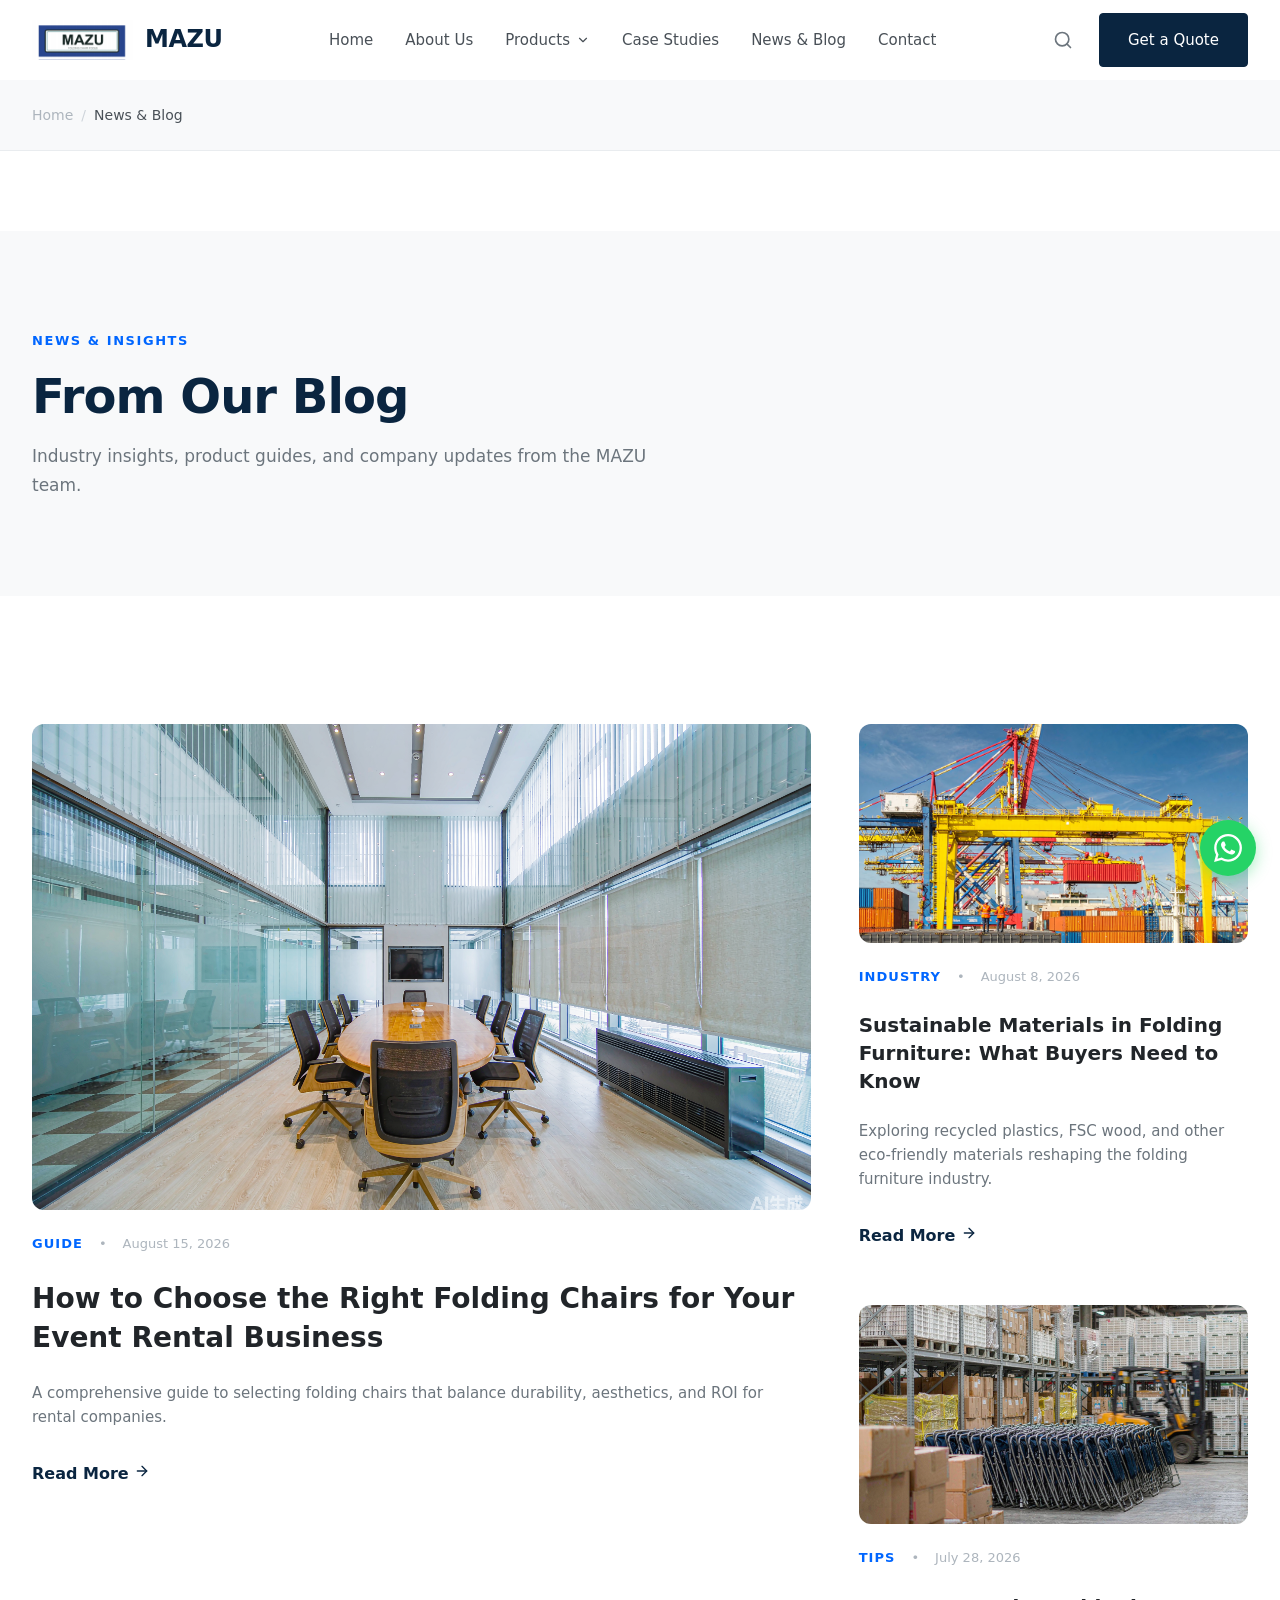
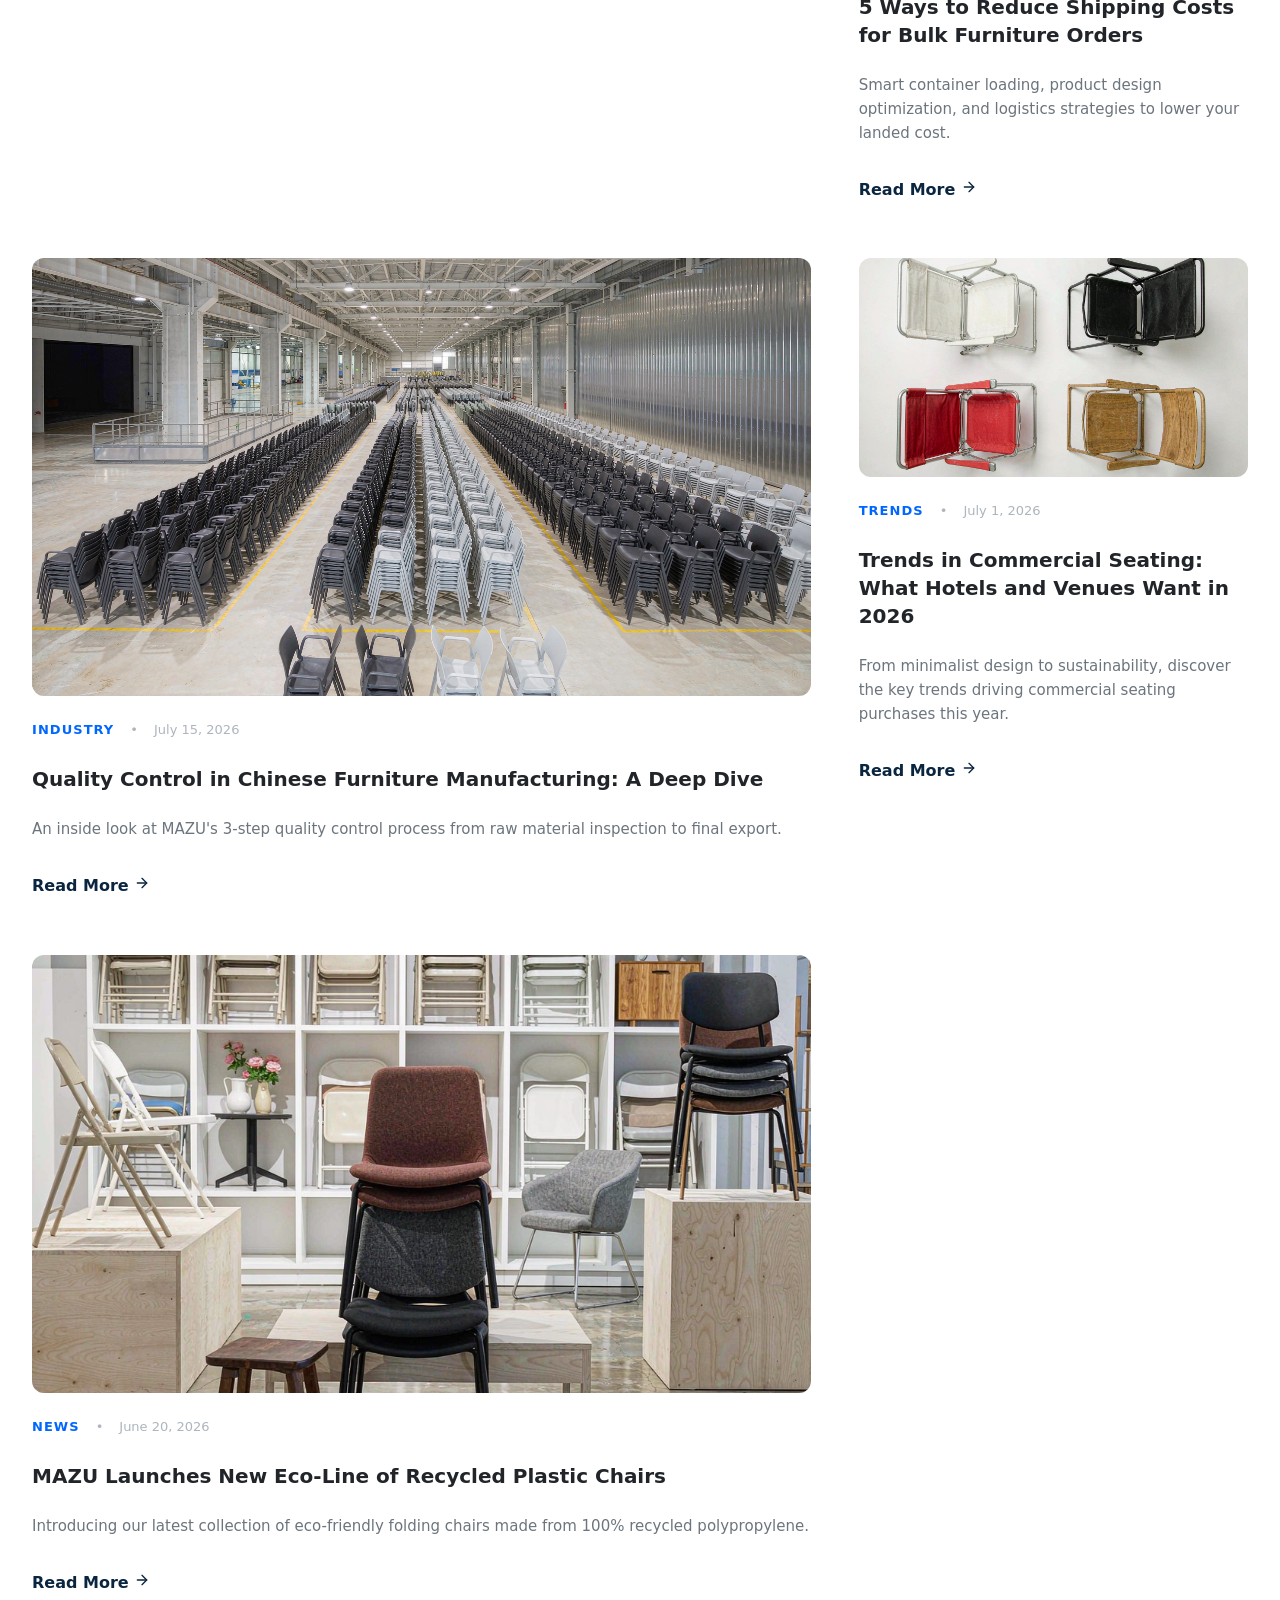
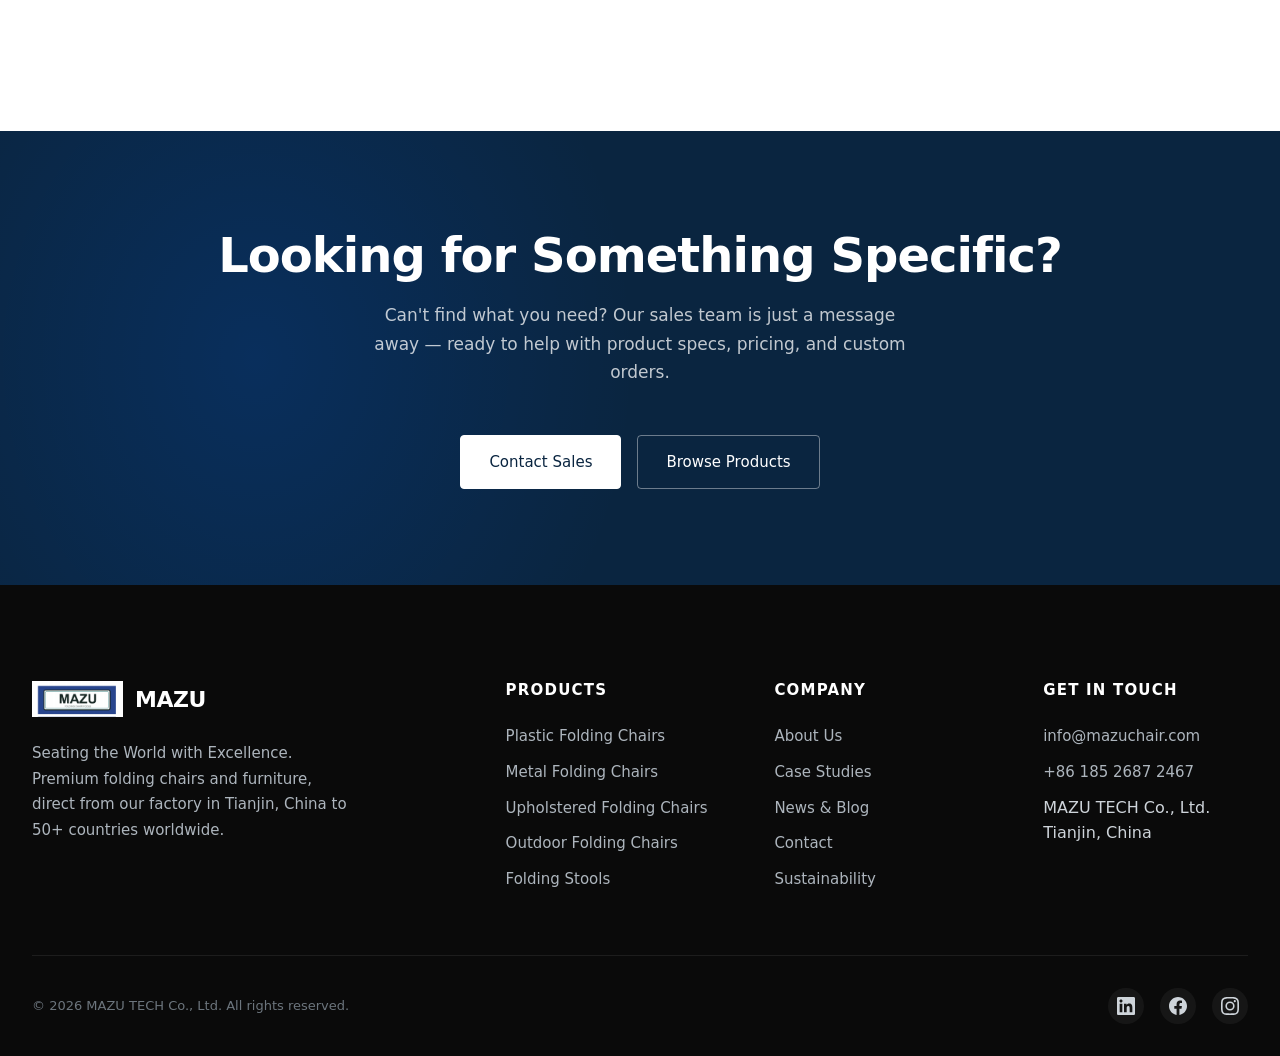
<file: blog.html>
<!DOCTYPE html>
<html lang="en">
<head>
  <meta charset="UTF-8">
  <meta name="viewport" content="width=device-width, initial-scale=1.0">
  <meta name="description" content="MAZU news, insights, and industry updates — guides on folding furniture, materials, sustainability, and global sourcing.">
  <meta name="keywords" content="furniture blog, folding chair news, industry insights, furniture trends, sourcing guide">
  <meta name="creative-medium" content="interactive-prototype">
  <title>News & Blog - MAZU | Furniture Industry Insights</title>
  <link rel="canonical" href="https://mazuchair.com/blog.html">
  <meta property="og:url" content="https://mazuchair.com/blog.html">
  <meta property="og:type" content="website">
  <meta property="og:title" content="News & Blog - MAZU | Furniture Industry Insights">
  <meta property="og:description" content="MAZU news, insights, and industry updates — guides on folding furniture, materials, sustainability, and global sourcing.">
  <meta property="og:image" content="https://mazuchair.com/images/blog-shipping.png">
  <link rel="preconnect" href="https://miaoda.feishu.cn">
  <link rel="stylesheet" href="https://miaoda.feishu.cn/fonts/css2?family=Inter:wght@400;500;600;700;800&display=swap">
  <link rel="stylesheet" href="css/style.css">
</head>
<body>

  <nav class="nav" id="main-nav"></nav>
  <div class="mobile-menu-overlay" id="mobile-menu-overlay" onclick="toggleMobileMenu()"></div>
  <div class="mobile-menu" id="mobile-menu"></div>
  
  <div class="search-modal" id="search-modal">
    <div class="search-inner">
      <div class="search-input-wrap">
        <svg width="28" height="28" viewBox="0 0 24 24" fill="none" stroke="var(--color-accent)" stroke-width="2" stroke-linecap="round" stroke-linejoin="round"><circle cx="11" cy="11" r="8"></circle><line x1="21" y1="21" x2="16.65" y2="16.65"></line></svg>
        <input type="text" id="search-input" placeholder="Search products, categories...">
        <button class="search-close" onclick="closeSearch()" aria-label="Close search">
          <svg width="24" height="24" viewBox="0 0 24 24" fill="none" stroke="currentColor" stroke-width="2" stroke-linecap="round" stroke-linejoin="round"><line x1="18" y1="6" x2="6" y2="18"></line><line x1="6" y1="6" x2="18" y2="18"></line></svg>
        </button>
      </div>
      <div class="search-suggestions">
        <span>Popular:</span>
        <a href="products.html?cat=plastic-folding-chair">Plastic Folding Chairs</a>
        <a href="products.html?cat=metal-folding-chair">Metal Folding Chairs</a>
        <a href="products.html?cat=outdoor-folding-chair">Outdoor Folding Chairs</a>
        <a href="products.html?cat=folding-stool">Folding Stools</a>
      </div>
    </div>
  </div>

  <div class="breadcrumb-wrap" id="breadcrumb"></div>

  <section class="page-hero">
    <div class="container">
      <div class="reveal">
        <span class="eyebrow">News & Insights</span>
        <h1>From Our Blog</h1>
        <p>Industry insights, product guides, and company updates from the MAZU team.</p>
      </div>
    </div>
  </section>

  <section class="section-padding">
    <div class="container">
      <div class="blog-grid" id="blog-grid"></div>
    </div>
  </section>

  <!-- CTA -->
  <section class="cta-section">
    <div class="container reveal">
      <h2>Looking for Something Specific?</h2>
      <p>Can't find what you need? Our sales team is just a message away — ready to help with product specs, pricing, and custom orders.</p>
      <div class="cta-actions">
        <a href="#" class="btn btn-light" onclick="openInquiry(); return false;">Contact Sales</a>
        <a href="products.html" class="btn btn-outline" style="color: #fff; border-color: rgba(255,255,255,0.4);">Browse Products</a>
      </div>
    </div>
  </section>

  <footer class="footer" id="main-footer"></footer>

  <div class="modal-overlay" id="inquiry-overlay"></div>

  <a href="https://wa.me/8618526872467" class="whatsapp-btn" target="_blank" rel="noopener" aria-label="Chat on WhatsApp">
    <svg width="28" height="28" viewBox="0 0 24 24" fill="currentColor">
      <path d="M17.472 14.382c-.297-.149-1.758-.867-2.03-.967-.273-.099-.471-.148-.67.15-.197.297-.767.966-.94 1.164-.173.199-.347.223-.644.075-.297-.15-1.255-.463-2.39-1.475-.883-.788-1.48-1.761-1.653-2.059-.173-.297-.018-.458.13-.606.134-.133.298-.347.446-.52.149-.174.198-.298.298-.497.099-.198.05-.371-.025-.52-.075-.149-.669-1.612-.916-2.207-.242-.579-.487-.5-.669-.51-.173-.008-.371-.01-.57-.01-.198 0-.52.074-.792.372-.272.297-1.04 1.016-1.04 2.479 0 1.462 1.065 2.875 1.213 3.074.149.198 2.096 3.2 5.077 4.487.709.306 1.262.489 1.694.625.712.227 1.36.195 1.871.118.571-.085 1.758-.719 2.006-1.413.248-.694.248-1.289.173-1.413-.074-.124-.272-.198-.57-.347m-5.421 7.403h-.004a9.87 9.87 0 01-5.031-1.378l-.361-.214-3.741.982.998-3.648-.235-.374a9.86 9.86 0 01-1.51-5.26c.001-5.45 4.436-9.884 9.888-9.884 2.64 0 5.122 1.03 6.988 2.898a9.825 9.825 0 012.893 6.994c-.003 5.45-4.437 9.884-9.885 9.884m8.413-18.297A11.815 11.815 0 0012.05 0C5.495 0 .16 5.335.157 11.892c0 2.096.547 4.142 1.588 5.945L.057 24l6.305-1.654a11.882 11.882 0 005.683 1.448h.005c6.554 0 11.89-5.335 11.893-11.893a11.821 11.821 0 00-3.48-8.413z"/>
    </svg>
  </a>

  <button class="back-to-top" id="back-to-top" onclick="scrollToTop()" aria-label="Back to top">
    <svg width="20" height="20" viewBox="0 0 24 24" fill="none" stroke="currentColor" stroke-width="2" stroke-linecap="round" stroke-linejoin="round"><polyline points="18 15 12 9 6 15"></polyline></svg>
  </button>

  <script src="js/config.js"></script>
  <script src="js/data.js"></script>
  <script src="js/main.js"></script>
  <script>
    document.addEventListener('DOMContentLoaded', function() {
      initApp('blog');
      renderBreadcrumb([{ label: 'News & Blog' }]);

      const blogGrid = document.getElementById('blog-grid');
      if (blogGrid) {
        blogGrid.innerHTML = SITE_DATA.blogPosts.map((p, i) => `
          <div class="blog-card ${i === 0 ? 'featured' : ''} reveal" style="transition-delay: ${i * 0.05}s">
            <div class="blog-card-image">
              <img src="${imgUrl(p.image)}" alt="${p.title}" loading="lazy">
            </div>
            <div class="blog-card-meta">
              <span class="blog-card-category">${p.category}</span>
              <span>•</span>
              <span>${p.date}</span>
            </div>
            <h3>${p.title}</h3>
            <p class="blog-card-excerpt">${p.excerpt}</p>
            <a href="#" class="btn-ghost" style="align-self: flex-start;" onclick="alert('Blog post detail page would open here.'); return false;">
              Read More
              <svg width="16" height="16" viewBox="0 0 24 24" fill="none" stroke="currentColor" stroke-width="2" stroke-linecap="round" stroke-linejoin="round"><line x1="5" y1="12" x2="19" y2="12"></line><polyline points="12 5 19 12 12 19"></polyline></svg>
            </a>
          </div>
        `).join('');
      }

      initReveal();
    });
  </script>
</body>
</html>
</file>
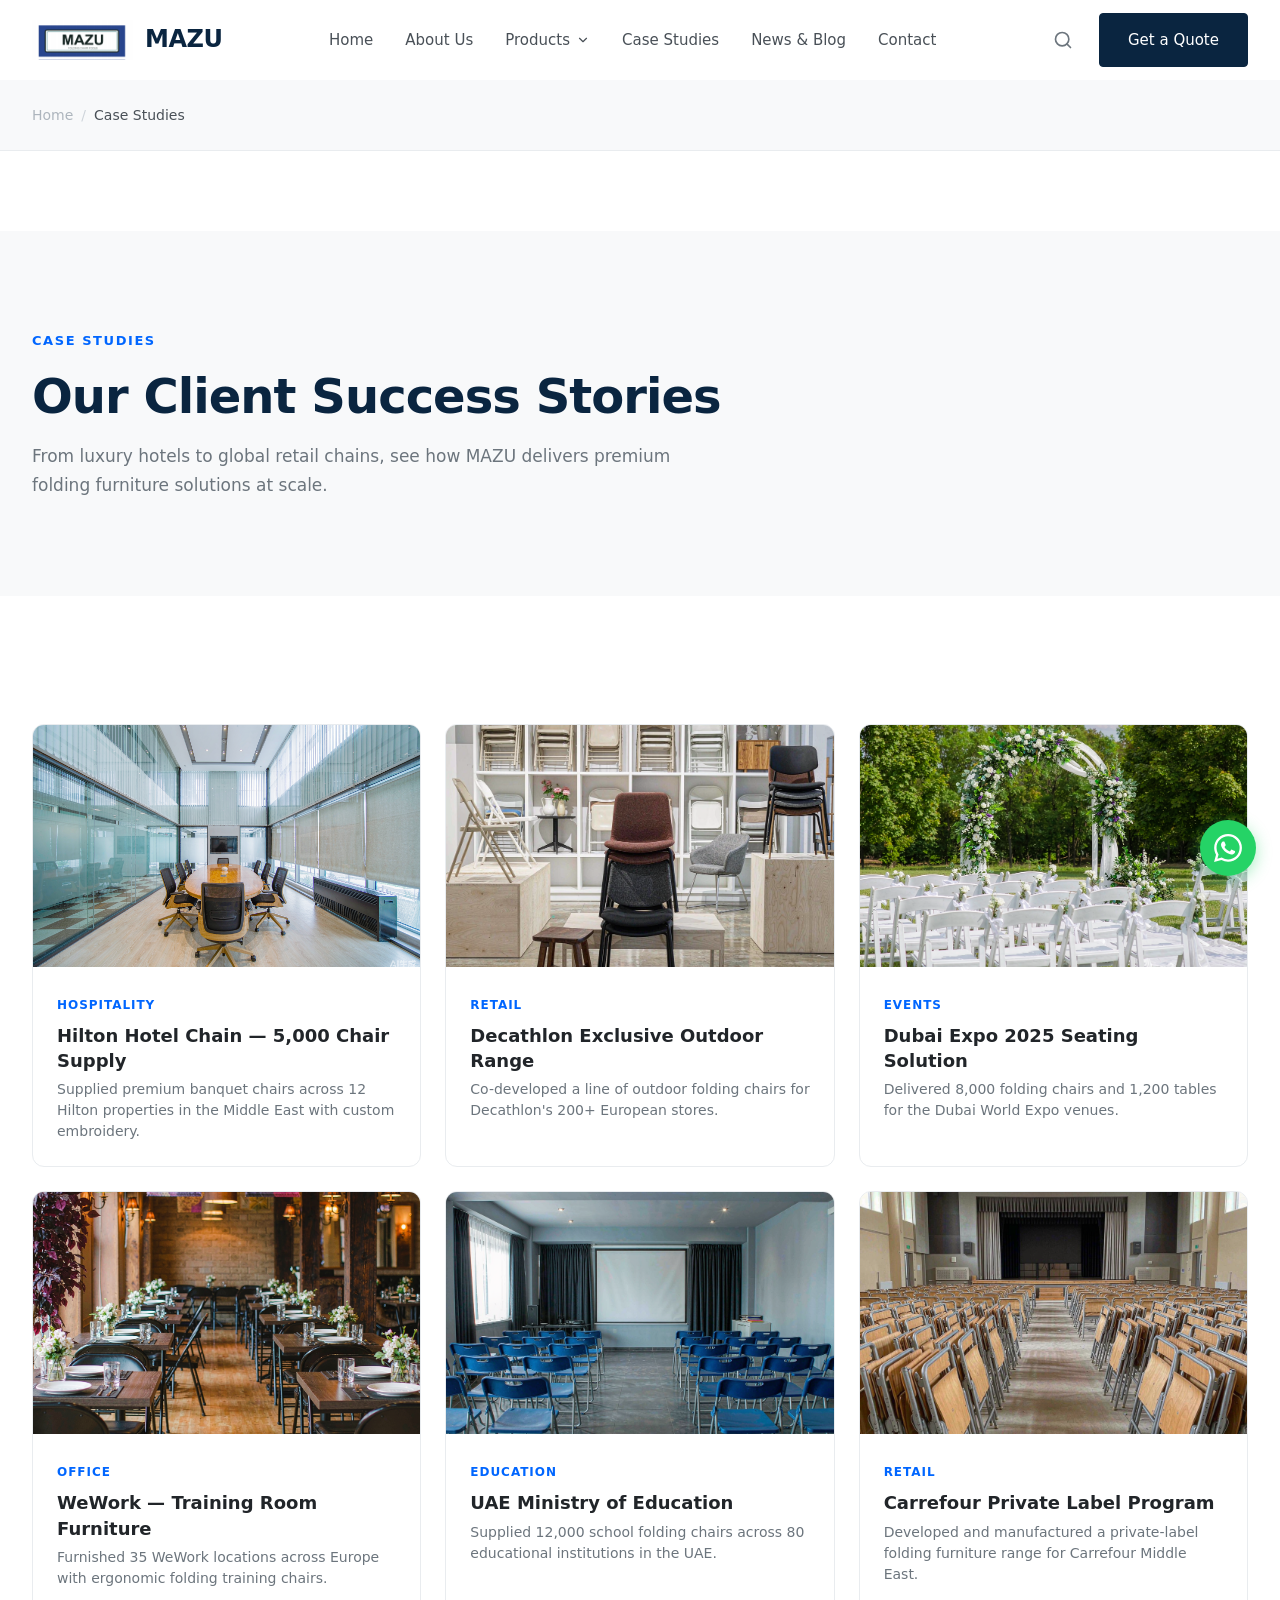
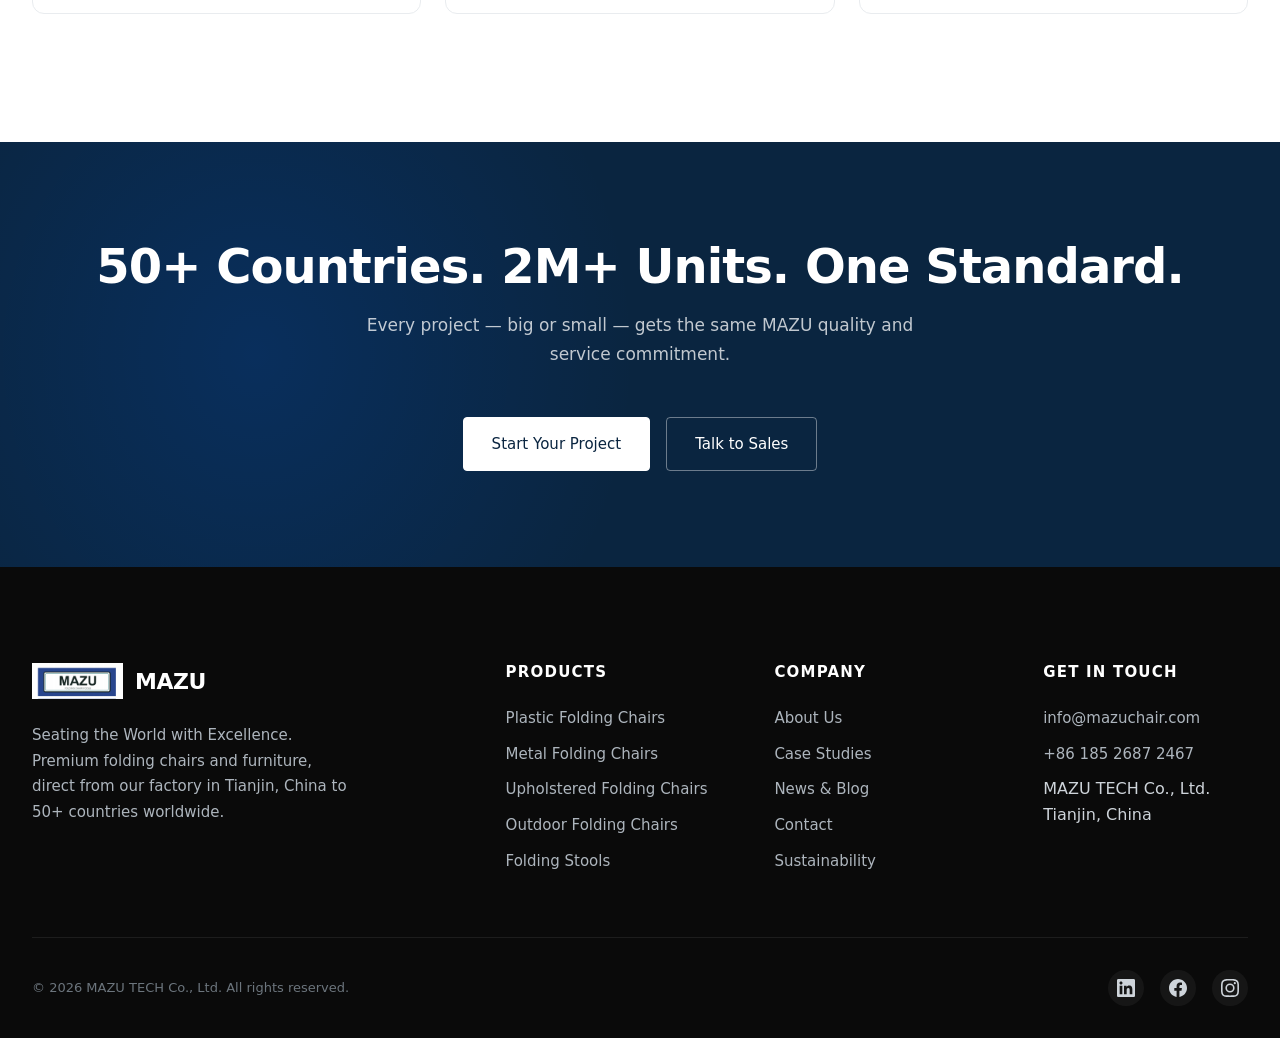
<file: cases.html>
<!DOCTYPE html>
<html lang="en">
<head>
  <meta charset="UTF-8">
  <meta name="viewport" content="width=device-width, initial-scale=1.0">
  <meta name="description" content="MAZU case studies — see how we've helped hotels, retailers, and event companies worldwide with premium folding furniture solutions.">
  <meta name="keywords" content="case studies, portfolio, hotel furniture, retail furniture, event seating, project reference">
  <meta name="creative-medium" content="interactive-prototype">
  <title>Case Studies - MAZU | Success Stories & Client Projects</title>
  <link rel="canonical" href="https://mazuchair.com/cases.html">
  <meta property="og:url" content="https://mazuchair.com/cases.html">
  <meta property="og:type" content="website">
  <meta property="og:title" content="Case Studies - MAZU | Success Stories & Client Projects">
  <meta property="og:description" content="MAZU case studies — see how we've helped hotels, retailers, and event companies worldwide with premium folding furniture solutions.">
  <meta property="og:image" content="https://mazuchair.com/images/case-retail.png">
  <link rel="preconnect" href="https://miaoda.feishu.cn">
  <link rel="stylesheet" href="https://miaoda.feishu.cn/fonts/css2?family=Inter:wght@400;500;600;700;800&display=swap">
  <link rel="stylesheet" href="css/style.css">
</head>
<body>

  <nav class="nav" id="main-nav"></nav>
  <div class="mobile-menu-overlay" id="mobile-menu-overlay" onclick="toggleMobileMenu()"></div>
  <div class="mobile-menu" id="mobile-menu"></div>
  
  <div class="search-modal" id="search-modal">
    <div class="search-inner">
      <div class="search-input-wrap">
        <svg width="28" height="28" viewBox="0 0 24 24" fill="none" stroke="var(--color-accent)" stroke-width="2" stroke-linecap="round" stroke-linejoin="round"><circle cx="11" cy="11" r="8"></circle><line x1="21" y1="21" x2="16.65" y2="16.65"></line></svg>
        <input type="text" id="search-input" placeholder="Search products, categories...">
        <button class="search-close" onclick="closeSearch()" aria-label="Close search">
          <svg width="24" height="24" viewBox="0 0 24 24" fill="none" stroke="currentColor" stroke-width="2" stroke-linecap="round" stroke-linejoin="round"><line x1="18" y1="6" x2="6" y2="18"></line><line x1="6" y1="6" x2="18" y2="18"></line></svg>
        </button>
      </div>
      <div class="search-suggestions">
        <span>Popular:</span>
        <a href="products.html?cat=plastic-folding-chair">Plastic Folding Chairs</a>
        <a href="products.html?cat=metal-folding-chair">Metal Folding Chairs</a>
        <a href="products.html?cat=outdoor-folding-chair">Outdoor Folding Chairs</a>
        <a href="products.html?cat=folding-stool">Folding Stools</a>
      </div>
    </div>
  </div>

  <div class="breadcrumb-wrap" id="breadcrumb"></div>

  <section class="page-hero">
    <div class="container">
      <div class="reveal">
        <span class="eyebrow">Case Studies</span>
        <h1>Our Client Success Stories</h1>
        <p>From luxury hotels to global retail chains, see how MAZU delivers premium folding furniture solutions at scale.</p>
      </div>
    </div>
  </section>

  <section class="section-padding">
    <div class="container">
      <div class="cases-grid" id="cases-grid"></div>
    </div>
  </section>

  <!-- Stats Banner -->
  <section class="cta-section">
    <div class="container reveal">
      <h2>50+ Countries. 2M+ Units. One Standard.</h2>
      <p>Every project — big or small — gets the same MAZU quality and service commitment.</p>
      <div class="cta-actions">
        <a href="#" class="btn btn-light" onclick="openInquiry(); return false;">Start Your Project</a>
        <a href="contact.html" class="btn btn-outline" style="color: #fff; border-color: rgba(255,255,255,0.4);">Talk to Sales</a>
      </div>
    </div>
  </section>

  <footer class="footer" id="main-footer"></footer>

  <div class="modal-overlay" id="inquiry-overlay"></div>

  <a href="https://wa.me/8618526872467" class="whatsapp-btn" target="_blank" rel="noopener" aria-label="Chat on WhatsApp">
    <svg width="28" height="28" viewBox="0 0 24 24" fill="currentColor">
      <path d="M17.472 14.382c-.297-.149-1.758-.867-2.03-.967-.273-.099-.471-.148-.67.15-.197.297-.767.966-.94 1.164-.173.199-.347.223-.644.075-.297-.15-1.255-.463-2.39-1.475-.883-.788-1.48-1.761-1.653-2.059-.173-.297-.018-.458.13-.606.134-.133.298-.347.446-.52.149-.174.198-.298.298-.497.099-.198.05-.371-.025-.52-.075-.149-.669-1.612-.916-2.207-.242-.579-.487-.5-.669-.51-.173-.008-.371-.01-.57-.01-.198 0-.52.074-.792.372-.272.297-1.04 1.016-1.04 2.479 0 1.462 1.065 2.875 1.213 3.074.149.198 2.096 3.2 5.077 4.487.709.306 1.262.489 1.694.625.712.227 1.36.195 1.871.118.571-.085 1.758-.719 2.006-1.413.248-.694.248-1.289.173-1.413-.074-.124-.272-.198-.57-.347m-5.421 7.403h-.004a9.87 9.87 0 01-5.031-1.378l-.361-.214-3.741.982.998-3.648-.235-.374a9.86 9.86 0 01-1.51-5.26c.001-5.45 4.436-9.884 9.888-9.884 2.64 0 5.122 1.03 6.988 2.898a9.825 9.825 0 012.893 6.994c-.003 5.45-4.437 9.884-9.885 9.884m8.413-18.297A11.815 11.815 0 0012.05 0C5.495 0 .16 5.335.157 11.892c0 2.096.547 4.142 1.588 5.945L.057 24l6.305-1.654a11.882 11.882 0 005.683 1.448h.005c6.554 0 11.89-5.335 11.893-11.893a11.821 11.821 0 00-3.48-8.413z"/>
    </svg>
  </a>

  <button class="back-to-top" id="back-to-top" onclick="scrollToTop()" aria-label="Back to top">
    <svg width="20" height="20" viewBox="0 0 24 24" fill="none" stroke="currentColor" stroke-width="2" stroke-linecap="round" stroke-linejoin="round"><polyline points="18 15 12 9 6 15"></polyline></svg>
  </button>

  <script src="js/config.js"></script>
  <script src="js/data.js"></script>
  <script src="js/main.js"></script>
  <script>
    document.addEventListener('DOMContentLoaded', function() {
      initApp('cases');
      renderBreadcrumb([{ label: 'Case Studies' }]);

      const casesGrid = document.getElementById('cases-grid');
      if (casesGrid) {
        casesGrid.innerHTML = SITE_DATA.cases.map((c, i) => `
          <div class="case-card reveal" style="transition-delay: ${i * 0.05}s">
            <div class="case-image">
              <img src="${imgUrl(c.image)}" alt="${c.title}" loading="lazy">
            </div>
            <div class="case-info">
              <span class="case-tag">${c.tag}</span>
              <h3 class="case-title">${c.title}</h3>
              <p class="case-desc">${c.desc}</p>
            </div>
          </div>
        `).join('');
      }

      initReveal();
    });
  </script>
</body>
</html>
</file>
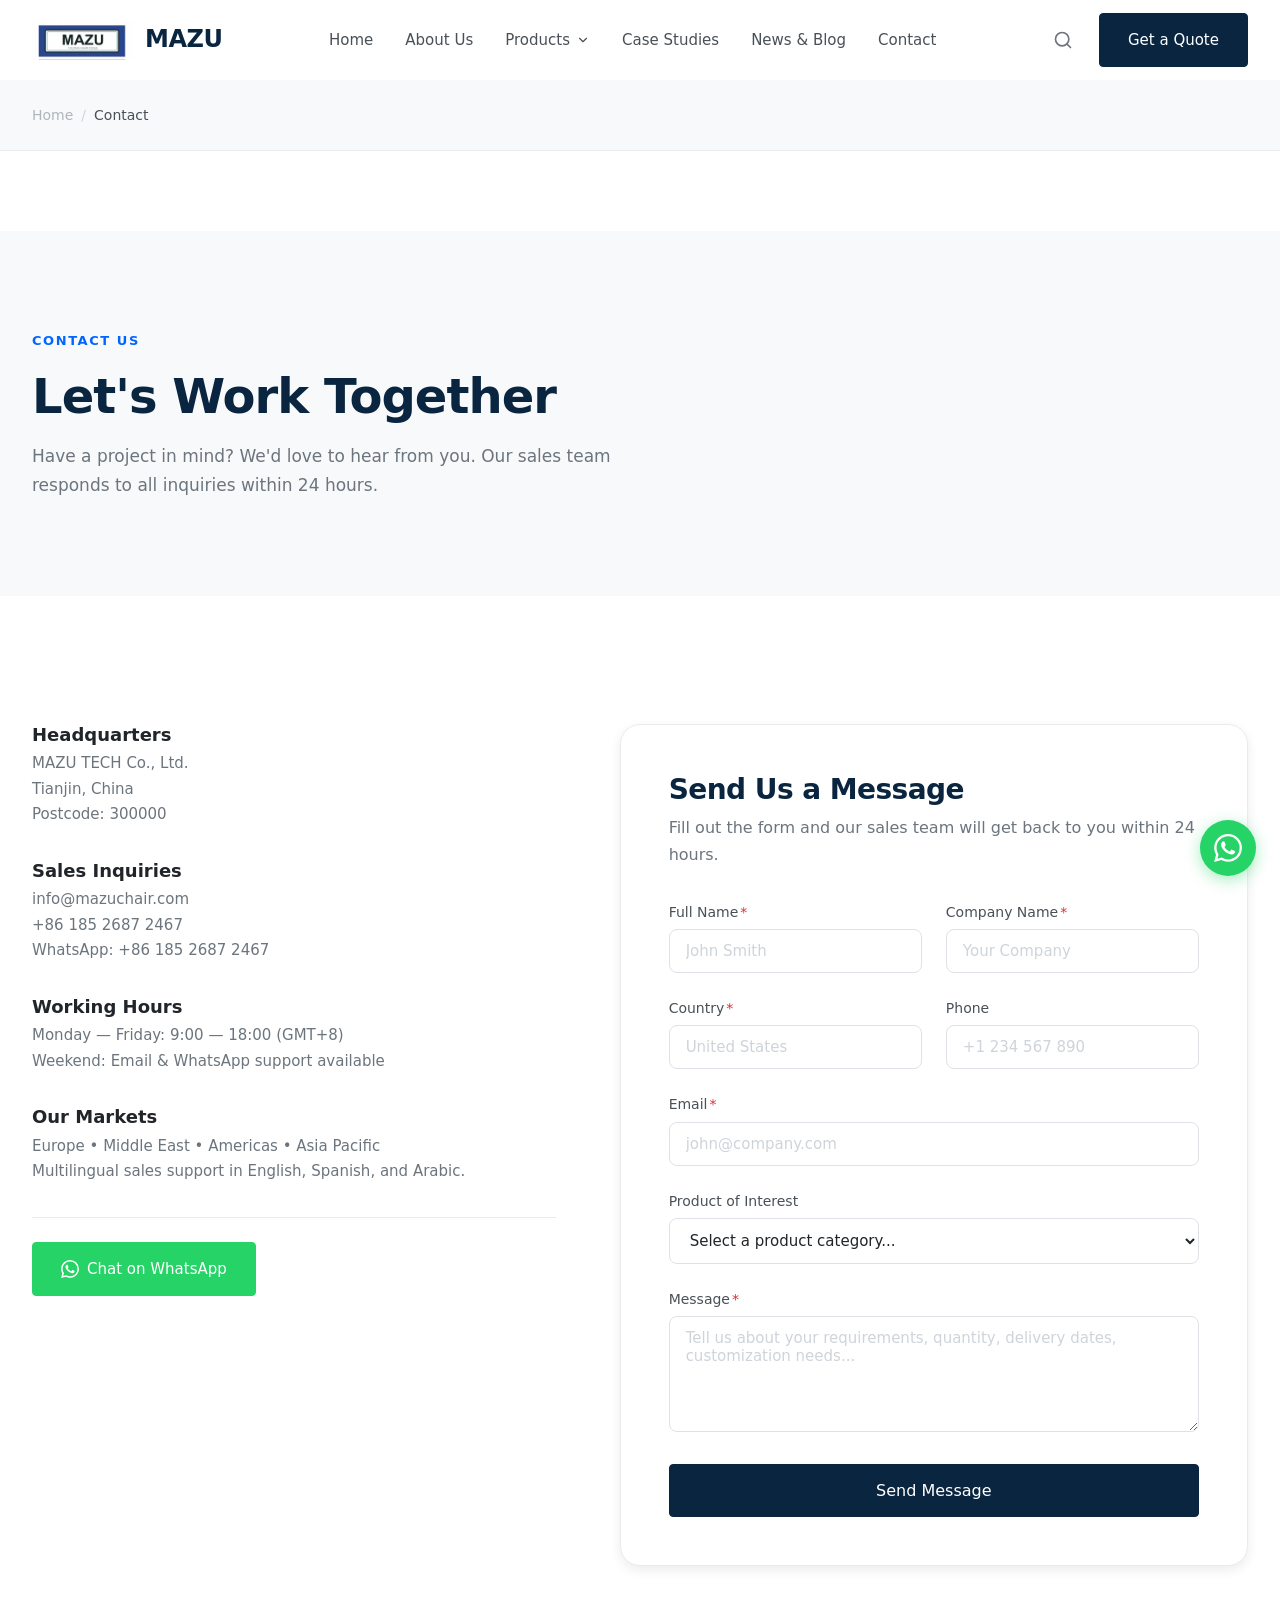
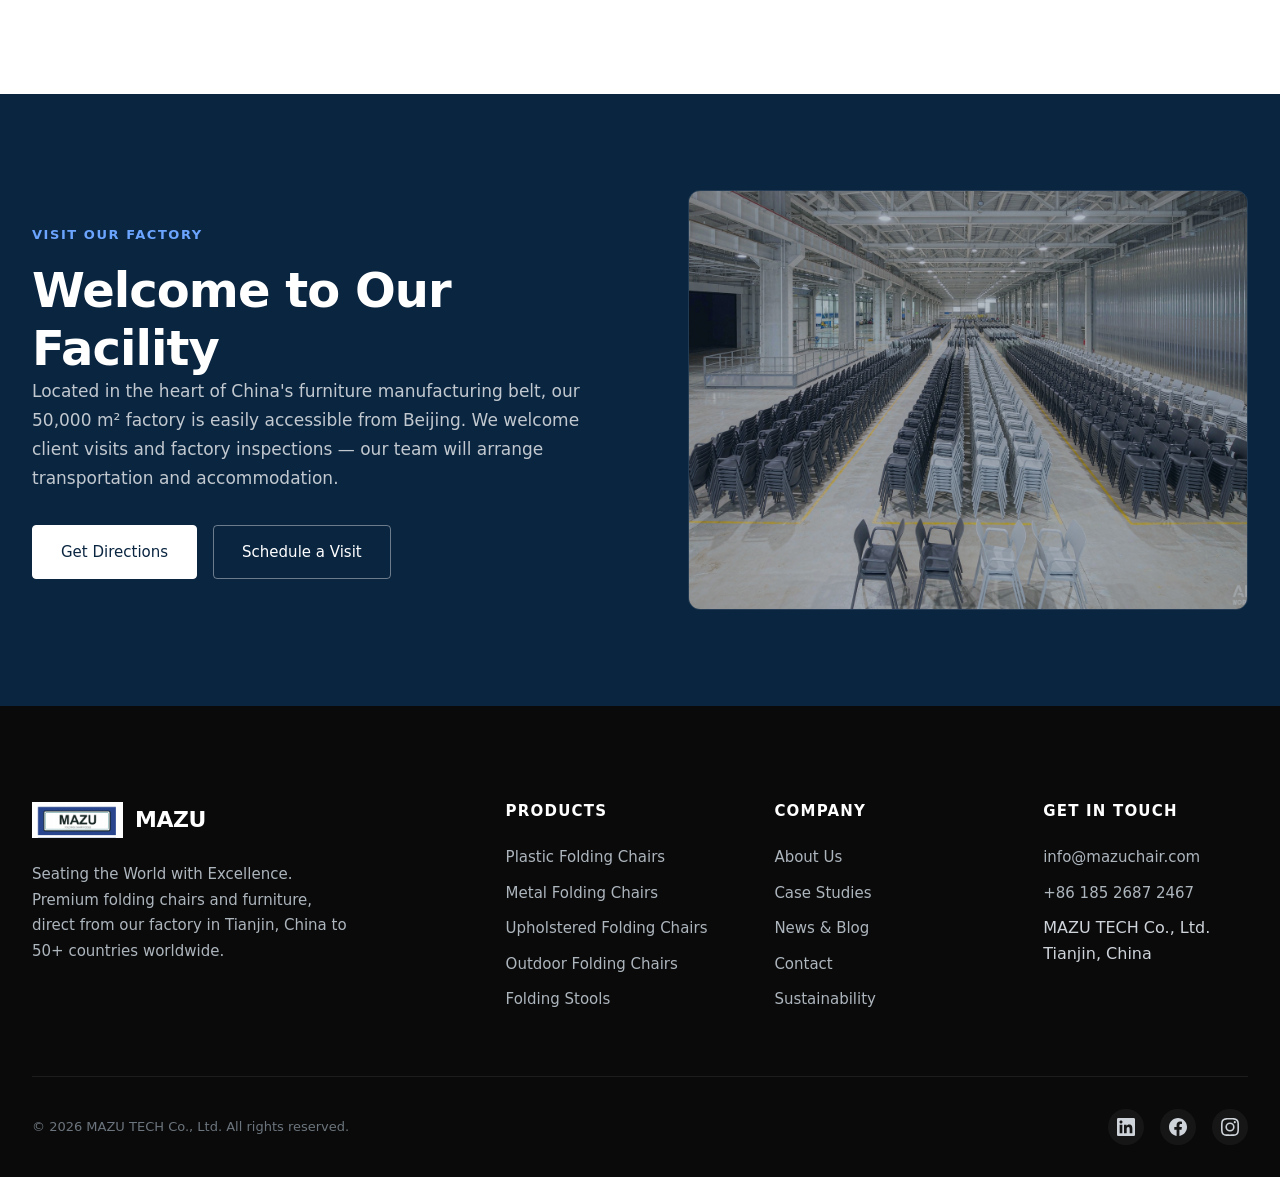
<file: contact.html>
<!DOCTYPE html>
<html lang="en">
<head>
  <meta charset="UTF-8">
  <meta name="viewport" content="width=device-width, initial-scale=1.0">
  <meta name="description" content="Contact MAZU — get a quote, ask about products, or discuss customization. Our sales team responds within 24 hours.">
  <meta name="keywords" content="contact mazu, get quote, folding chair supplier, furniture manufacturer contact">
  <meta name="creative-medium" content="interactive-prototype">
  <title>Contact Us - MAZU | Get a Free Quote Today</title>
  <link rel="canonical" href="https://mazuchair.com/contact.html">
  <meta property="og:url" content="https://mazuchair.com/contact.html">
  <meta property="og:type" content="website">
  <meta property="og:title" content="Contact Us - MAZU | Get a Free Quote Today">
  <meta property="og:description" content="Contact MAZU — get a quote, ask about products, or discuss customization. Our sales team responds within 24 hours.">
  <meta property="og:image" content="https://mazuchair.com/images/factory-interior.png">
  <link rel="preconnect" href="https://miaoda.feishu.cn">
  <link rel="stylesheet" href="https://miaoda.feishu.cn/fonts/css2?family=Inter:wght@400;500;600;700;800&display=swap">
  <link rel="stylesheet" href="css/style.css">
</head>
<body>

  <nav class="nav" id="main-nav"></nav>
  <div class="mobile-menu-overlay" id="mobile-menu-overlay" onclick="toggleMobileMenu()"></div>
  <div class="mobile-menu" id="mobile-menu"></div>
  
  <div class="search-modal" id="search-modal">
    <div class="search-inner">
      <div class="search-input-wrap">
        <svg width="28" height="28" viewBox="0 0 24 24" fill="none" stroke="var(--color-accent)" stroke-width="2" stroke-linecap="round" stroke-linejoin="round"><circle cx="11" cy="11" r="8"></circle><line x1="21" y1="21" x2="16.65" y2="16.65"></line></svg>
        <input type="text" id="search-input" placeholder="Search products, categories...">
        <button class="search-close" onclick="closeSearch()" aria-label="Close search">
          <svg width="24" height="24" viewBox="0 0 24 24" fill="none" stroke="currentColor" stroke-width="2" stroke-linecap="round" stroke-linejoin="round"><line x1="18" y1="6" x2="6" y2="18"></line><line x1="6" y1="6" x2="18" y2="18"></line></svg>
        </button>
      </div>
      <div class="search-suggestions">
        <span>Popular:</span>
        <a href="products.html?cat=plastic-folding-chair">Plastic Folding Chairs</a>
        <a href="products.html?cat=metal-folding-chair">Metal Folding Chairs</a>
        <a href="products.html?cat=outdoor-folding-chair">Outdoor Folding Chairs</a>
        <a href="products.html?cat=folding-stool">Folding Stools</a>
      </div>
    </div>
  </div>

  <div class="breadcrumb-wrap" id="breadcrumb"></div>

  <section class="page-hero">
    <div class="container">
      <div class="reveal">
        <span class="eyebrow">Contact Us</span>
        <h1>Let's Work Together</h1>
        <p>Have a project in mind? We'd love to hear from you. Our sales team responds to all inquiries within 24 hours.</p>
      </div>
    </div>
  </section>

  <section class="section-padding">
    <div class="container">
      <div class="contact-grid">
        <div class="contact-info reveal">
          <div class="contact-info-block">
            <h3>Headquarters</h3>
            <p>MAZU TECH Co., Ltd.<br>
            Tianjin, China<br>
            Postcode: 300000</p>
          </div>
          <div class="contact-info-block">
            <h3>Sales Inquiries</h3>
            <a href="mailto:info@mazuchair.com">info@mazuchair.com</a>
            <a href="tel:+8618526872467">+86 185 2687 2467</a>
            <a href="https://wa.me/8618526872467" target="_blank" rel="noopener">WhatsApp: +86 185 2687 2467</a>
          </div>
          <div class="contact-info-block">
            <h3>Working Hours</h3>
            <p>Monday — Friday: 9:00 — 18:00 (GMT+8)<br>
            Weekend: Email & WhatsApp support available</p>
          </div>
          <div class="contact-info-block">
            <h3>Our Markets</h3>
            <p>Europe • Middle East • Americas • Asia Pacific<br>
            Multilingual sales support in English, Spanish, and Arabic.</p>
          </div>
          <div style="display: flex; gap: var(--space-sm); flex-wrap: wrap; padding-top: var(--space-md); border-top: 1px solid var(--gray-200);">
            <a href="https://wa.me/8618526872467" target="_blank" rel="noopener" class="btn btn-primary" style="background: #25D366; border-color: #25D366;">
              <svg width="18" height="18" viewBox="0 0 24 24" fill="currentColor"><path d="M17.472 14.382c-.297-.149-1.758-.867-2.03-.967-.273-.099-.471-.148-.67.15-.197.297-.767.966-.94 1.164-.173.199-.347.223-.644.075-.297-.15-1.255-.463-2.39-1.475-.883-.788-1.48-1.761-1.653-2.059-.173-.297-.018-.458.13-.606.134-.133.298-.347.446-.52.149-.174.198-.298.298-.497.099-.198.05-.371-.025-.52-.075-.149-.669-1.612-.916-2.207-.242-.579-.487-.5-.669-.51-.173-.008-.371-.01-.57-.01-.198 0-.52.074-.792.372-.272.297-1.04 1.016-1.04 2.479 0 1.462 1.065 2.875 1.213 3.074.149.198 2.096 3.2 5.077 4.487.709.306 1.262.489 1.694.625.712.227 1.36.195 1.871.118.571-.085 1.758-.719 2.006-1.413.248-.694.248-1.289.173-1.413-.074-.124-.272-.198-.57-.347m-5.421 7.403h-.004a9.87 9.87 0 01-5.031-1.378l-.361-.214-3.741.982.998-3.648-.235-.374a9.86 9.86 0 01-1.51-5.26c.001-5.45 4.436-9.884 9.888-9.884 2.64 0 5.122 1.03 6.988 2.898a9.825 9.825 0 012.893 6.994c-.003 5.45-4.437 9.884-9.885 9.884m8.413-18.297A11.815 11.815 0 0012.05 0C5.495 0 .16 5.335.157 11.892c0 2.096.547 4.142 1.588 5.945L.057 24l6.305-1.654a11.882 11.882 0 005.683 1.448h.005c6.554 0 11.89-5.335 11.893-11.893a11.821 11.821 0 00-3.48-8.413z"/></svg>
              Chat on WhatsApp
            </a>
          </div>
        </div>
        <div class="contact-form-wrap reveal">
          <h2>Send Us a Message</h2>
          <p>Fill out the form and our sales team will get back to you within 24 hours.</p>
          <form onsubmit="submitContactForm(event)">
            <div class="form-row">
              <div class="form-group">
                <label>Full Name<span class="required">*</span></label>
                <input type="text" class="form-control" placeholder="John Smith" required>
              </div>
              <div class="form-group">
                <label>Company Name<span class="required">*</span></label>
                <input type="text" class="form-control" placeholder="Your Company" required>
              </div>
            </div>
            <div class="form-row">
              <div class="form-group">
                <label>Country<span class="required">*</span></label>
                <input type="text" class="form-control" placeholder="United States" required>
              </div>
              <div class="form-group">
                <label>Phone</label>
                <input type="tel" class="form-control" placeholder="+1 234 567 890">
              </div>
            </div>
            <div class="form-group">
              <label>Email<span class="required">*</span></label>
              <input type="email" class="form-control" placeholder="john@company.com" required>
            </div>
            <div class="form-group">
              <label>Product of Interest</label>
              <select class="form-control">
                <option value="">Select a product category...</option>
                <option value="plastic-folding-chair">Plastic Folding Chair</option>
                <option value="metal-folding-chair">Metal Folding Chair</option>
                <option value="upholstered-folding-chair">Upholstered Folding Chair</option>
                <option value="outdoor-folding-chair">Outdoor Folding Chair</option>
                <option value="folding-stool">Folding Stool</option>
                <option value="custom">Custom / OEM</option>
              </select>
            </div>
            <div class="form-group">
              <label>Message<span class="required">*</span></label>
              <textarea class="form-control" placeholder="Tell us about your requirements, quantity, delivery dates, customization needs..." rows="5" required></textarea>
            </div>
            <button type="submit" class="btn btn-primary form-submit">Send Message</button>
          </form>
        </div>
      </div>
    </div>
  </section>

  <!-- Map / Location -->
  <section class="map-section" style="padding: var(--space-3xl) 0;">
    <div class="container">
      <div class="map-content">
        <div class="map-text reveal">
          <span class="eyebrow">Visit Our Factory</span>
          <h2>Welcome to Our Facility</h2>
          <p>Located in the heart of China's furniture manufacturing belt, our 50,000 m² factory is easily accessible from Beijing. We welcome client visits and factory inspections — our team will arrange transportation and accommodation.</p>
          <div style="margin-top: var(--space-lg); display: flex; gap: var(--space-sm); flex-wrap: wrap;">
            <a href="#" class="btn btn-light" onclick="alert('Google Maps link would open here.'); return false;">Get Directions</a>
            <a href="#" class="btn btn-outline" style="color: #fff; border-color: rgba(255,255,255,0.4);" onclick="openInquiry(); return false;">Schedule a Visit</a>
          </div>
        </div>
        <div class="reveal" style="aspect-ratio: 4/3; border-radius: var(--radius-lg); overflow: hidden; border: 1px solid rgba(255,255,255,0.1);">
          <img src="images/factory-interior.png" alt="MAZU factory location" style="width: 100%; height: 100%; object-fit: cover; opacity: 0.7;">
        </div>
      </div>
    </div>
  </section>

  <footer class="footer" id="main-footer"></footer>

  <div class="modal-overlay" id="inquiry-overlay"></div>

  <a href="https://wa.me/8618526872467" class="whatsapp-btn" target="_blank" rel="noopener" aria-label="Chat on WhatsApp">
    <svg width="28" height="28" viewBox="0 0 24 24" fill="currentColor">
      <path d="M17.472 14.382c-.297-.149-1.758-.867-2.03-.967-.273-.099-.471-.148-.67.15-.197.297-.767.966-.94 1.164-.173.199-.347.223-.644.075-.297-.15-1.255-.463-2.39-1.475-.883-.788-1.48-1.761-1.653-2.059-.173-.297-.018-.458.13-.606.134-.133.298-.347.446-.52.149-.174.198-.298.298-.497.099-.198.05-.371-.025-.52-.075-.149-.669-1.612-.916-2.207-.242-.579-.487-.5-.669-.51-.173-.008-.371-.01-.57-.01-.198 0-.52.074-.792.372-.272.297-1.04 1.016-1.04 2.479 0 1.462 1.065 2.875 1.213 3.074.149.198 2.096 3.2 5.077 4.487.709.306 1.262.489 1.694.625.712.227 1.36.195 1.871.118.571-.085 1.758-.719 2.006-1.413.248-.694.248-1.289.173-1.413-.074-.124-.272-.198-.57-.347m-5.421 7.403h-.004a9.87 9.87 0 01-5.031-1.378l-.361-.214-3.741.982.998-3.648-.235-.374a9.86 9.86 0 01-1.51-5.26c.001-5.45 4.436-9.884 9.888-9.884 2.64 0 5.122 1.03 6.988 2.898a9.825 9.825 0 012.893 6.994c-.003 5.45-4.437 9.884-9.885 9.884m8.413-18.297A11.815 11.815 0 0012.05 0C5.495 0 .16 5.335.157 11.892c0 2.096.547 4.142 1.588 5.945L.057 24l6.305-1.654a11.882 11.882 0 005.683 1.448h.005c6.554 0 11.89-5.335 11.893-11.893a11.821 11.821 0 00-3.48-8.413z"/>
    </svg>
  </a>

  <button class="back-to-top" id="back-to-top" onclick="scrollToTop()" aria-label="Back to top">
    <svg width="20" height="20" viewBox="0 0 24 24" fill="none" stroke="currentColor" stroke-width="2" stroke-linecap="round" stroke-linejoin="round"><polyline points="18 15 12 9 6 15"></polyline></svg>
  </button>

  <script src="js/config.js"></script>
  <script src="js/data.js"></script>
  <script src="js/main.js"></script>
  <script>
    document.addEventListener('DOMContentLoaded', function() {
      initApp('contact');
      renderBreadcrumb([{ label: 'Contact' }]);
      initReveal();
    });

    function submitContactForm(e) {
      e.preventDefault();
      const btn = e.target.querySelector('button[type="submit"]');
      const originalText = btn.textContent;
      btn.textContent = 'Sending...';
      btn.disabled = true;
      
      setTimeout(() => {
        btn.textContent = '✓ Message Sent!';
        btn.style.background = '#2b8a3e';
        btn.style.borderColor = '#2b8a3e';
        setTimeout(() => {
          btn.textContent = originalText;
          btn.disabled = false;
          btn.style.background = '';
          btn.style.borderColor = '';
          e.target.reset();
        }, 2000);
      }, 1000);
    }
  </script>
</body>
</html>
</file>
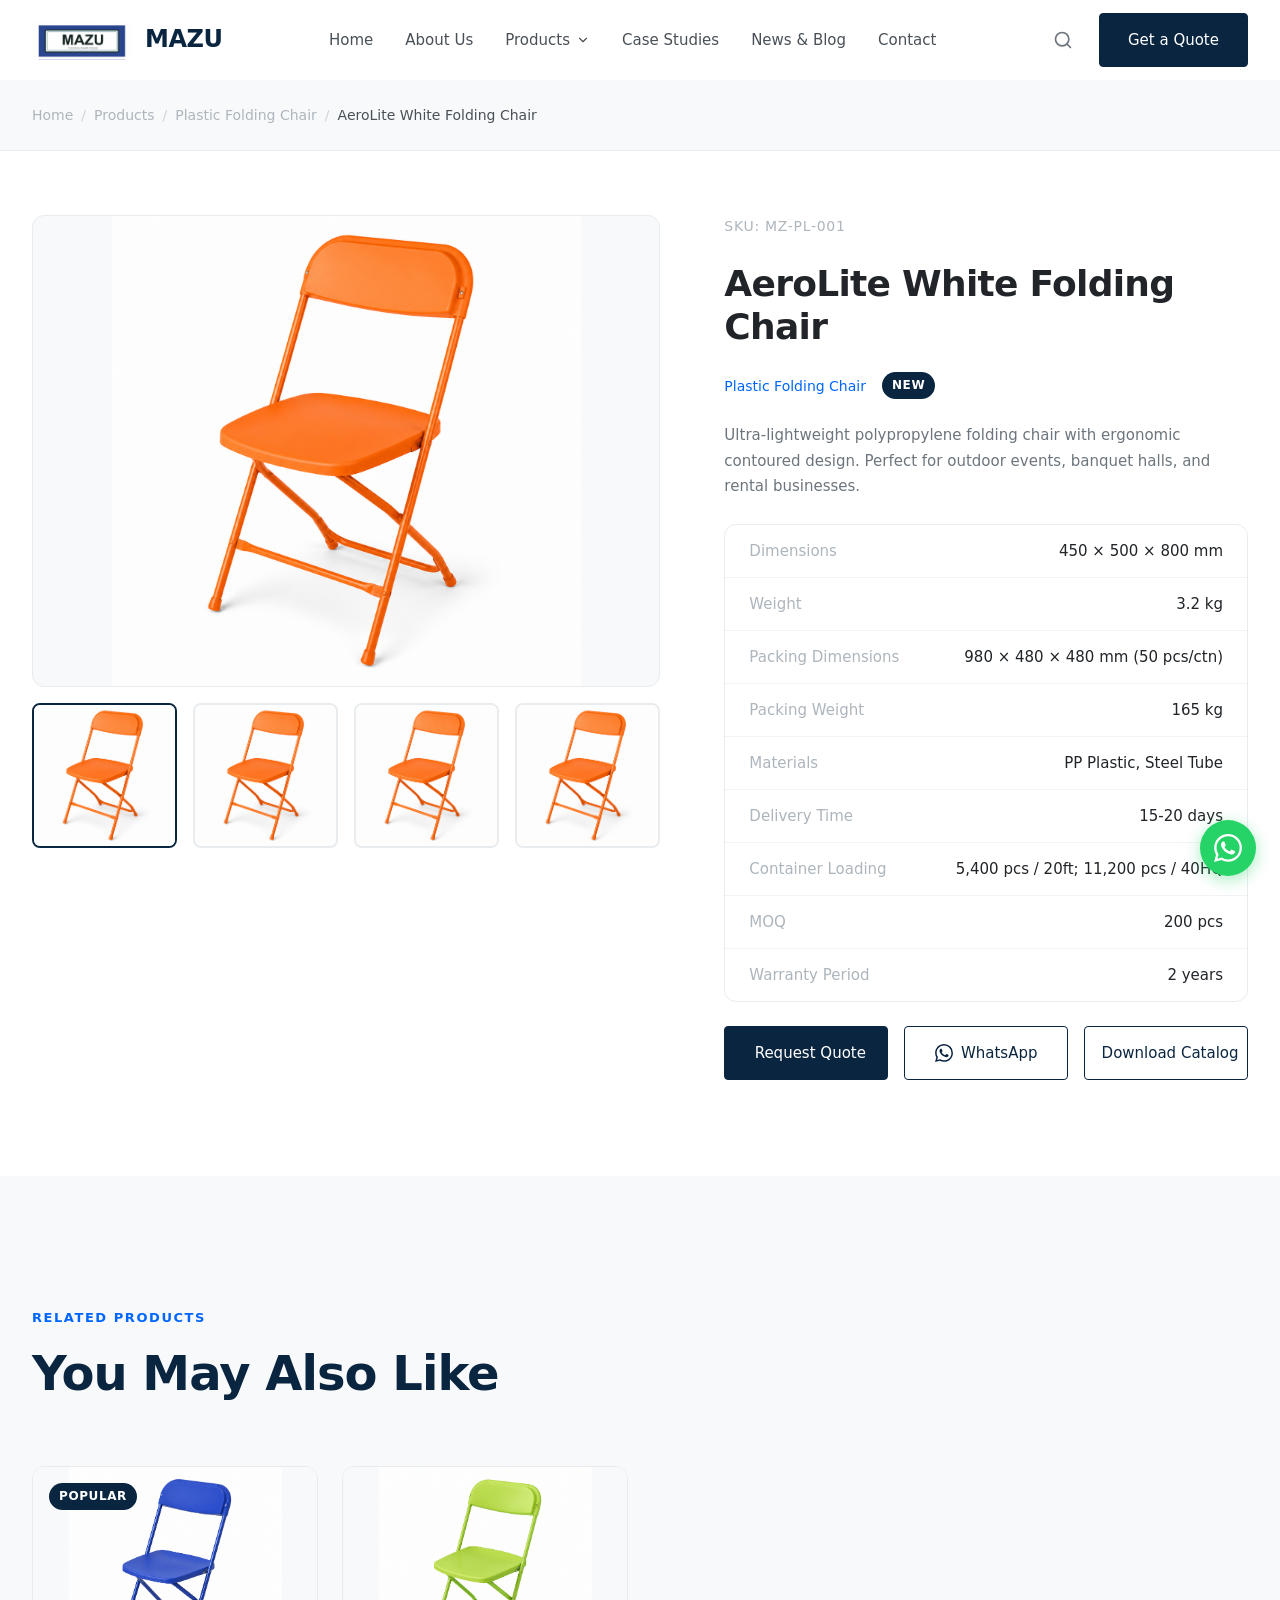
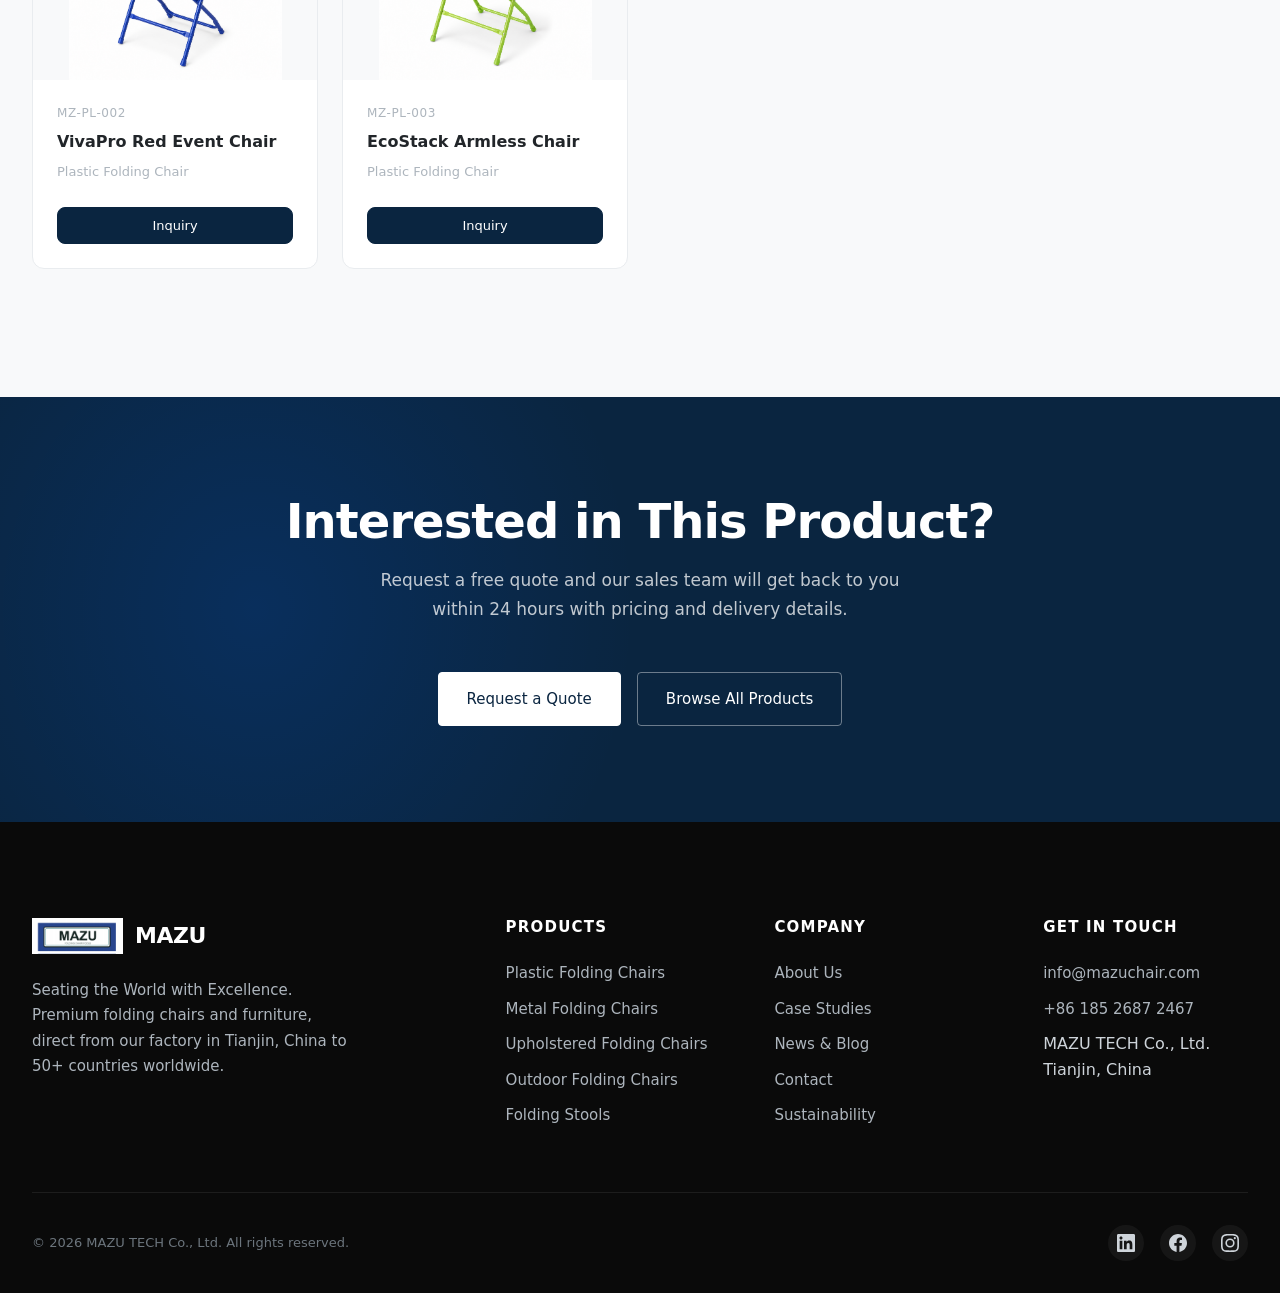
<file: product-detail.html>
<!DOCTYPE html>
<html lang="en">
<head>
  <meta charset="UTF-8">
  <meta name="viewport" content="width=device-width, initial-scale=1.0">
  <meta name="description" content="Detailed product specifications for MAZU folding chairs. Dimensions, materials, packing, container loading, and more.">
  <meta name="creative-medium" content="interactive-prototype">
  <title>Product Detail - MAZU</title>
  <link rel="canonical" href="https://mazuchair.com/product-detail.html">
  <meta property="og:url" content="https://mazuchair.com/product-detail.html">
  <meta property="og:type" content="website">
  <meta property="og:title" content="Product Detail - MAZU">
  <meta property="og:description" content="Detailed product specifications for MAZU folding chairs. Dimensions, materials, packing, container loading, and more.">
  <meta property="og:image" content="https://mazuchair.com/images/chair-collection.png">
  <link rel="preconnect" href="https://miaoda.feishu.cn">
  <link rel="stylesheet" href="https://miaoda.feishu.cn/fonts/css2?family=Inter:wght@400;500;600;700;800&display=swap">
  <link rel="stylesheet" href="css/style.css">
</head>
<body>

  <nav class="nav" id="main-nav"></nav>
  <div class="mobile-menu-overlay" id="mobile-menu-overlay" onclick="toggleMobileMenu()"></div>
  <div class="mobile-menu" id="mobile-menu"></div>
  
  <div class="search-modal" id="search-modal">
    <div class="search-inner">
      <div class="search-input-wrap">
        <svg width="28" height="28" viewBox="0 0 24 24" fill="none" stroke="var(--color-accent)" stroke-width="2" stroke-linecap="round" stroke-linejoin="round"><circle cx="11" cy="11" r="8"></circle><line x1="21" y1="21" x2="16.65" y2="16.65"></line></svg>
        <input type="text" id="search-input" placeholder="Search products, categories...">
        <button class="search-close" onclick="closeSearch()" aria-label="Close search">
          <svg width="24" height="24" viewBox="0 0 24 24" fill="none" stroke="currentColor" stroke-width="2" stroke-linecap="round" stroke-linejoin="round"><line x1="18" y1="6" x2="6" y2="18"></line><line x1="6" y1="6" x2="18" y2="18"></line></svg>
        </button>
      </div>
      <div class="search-suggestions">
        <span>Popular:</span>
        <a href="products.html?cat=plastic-folding-chair">Plastic Folding Chairs</a>
        <a href="products.html?cat=metal-folding-chair">Metal Folding Chairs</a>
        <a href="products.html?cat=outdoor-folding-chair">Outdoor Folding Chairs</a>
        <a href="products.html?cat=folding-stool">Folding Stools</a>
      </div>
    </div>
  </div>

  <div class="breadcrumb-wrap" id="breadcrumb"></div>

  <section class="product-detail">
    <div class="container">
      <div class="product-detail-grid" id="product-detail"></div>
    </div>
  </section>

  <!-- Related Products -->
  <section class="section-padding features-section">
    <div class="container">
      <div class="section-header reveal">
        <span class="eyebrow">Related Products</span>
        <h2>You May Also Like</h2>
      </div>
      <div class="products-grid" id="related-products"></div>
    </div>
  </section>

  <!-- CTA -->
  <section class="cta-section">
    <div class="container reveal">
      <h2>Interested in This Product?</h2>
      <p>Request a free quote and our sales team will get back to you within 24 hours with pricing and delivery details.</p>
      <div class="cta-actions">
        <a href="#" class="btn btn-light" id="cta-inquiry-btn">Request a Quote</a>
        <a href="products.html" class="btn btn-outline" style="color: #fff; border-color: rgba(255,255,255,0.4);">Browse All Products</a>
      </div>
    </div>
  </section>

  <footer class="footer" id="main-footer"></footer>

  <div class="modal-overlay" id="inquiry-overlay"></div>

  <a href="https://wa.me/8618526872467" class="whatsapp-btn" target="_blank" rel="noopener" aria-label="Chat on WhatsApp">
    <svg width="28" height="28" viewBox="0 0 24 24" fill="currentColor">
      <path d="M17.472 14.382c-.297-.149-1.758-.867-2.03-.967-.273-.099-.471-.148-.67.15-.197.297-.767.966-.94 1.164-.173.199-.347.223-.644.075-.297-.15-1.255-.463-2.39-1.475-.883-.788-1.48-1.761-1.653-2.059-.173-.297-.018-.458.13-.606.134-.133.298-.347.446-.52.149-.174.198-.298.298-.497.099-.198.05-.371-.025-.52-.075-.149-.669-1.612-.916-2.207-.242-.579-.487-.5-.669-.51-.173-.008-.371-.01-.57-.01-.198 0-.52.074-.792.372-.272.297-1.04 1.016-1.04 2.479 0 1.462 1.065 2.875 1.213 3.074.149.198 2.096 3.2 5.077 4.487.709.306 1.262.489 1.694.625.712.227 1.36.195 1.871.118.571-.085 1.758-.719 2.006-1.413.248-.694.248-1.289.173-1.413-.074-.124-.272-.198-.57-.347m-5.421 7.403h-.004a9.87 9.87 0 01-5.031-1.378l-.361-.214-3.741.982.998-3.648-.235-.374a9.86 9.86 0 01-1.51-5.26c.001-5.45 4.436-9.884 9.888-9.884 2.64 0 5.122 1.03 6.988 2.898a9.825 9.825 0 012.893 6.994c-.003 5.45-4.437 9.884-9.885 9.884m8.413-18.297A11.815 11.815 0 0012.05 0C5.495 0 .16 5.335.157 11.892c0 2.096.547 4.142 1.588 5.945L.057 24l6.305-1.654a11.882 11.882 0 005.683 1.448h.005c6.554 0 11.89-5.335 11.893-11.893a11.821 11.821 0 00-3.48-8.413z"/>
    </svg>
  </a>

  <button class="back-to-top" id="back-to-top" onclick="scrollToTop()" aria-label="Back to top">
    <svg width="20" height="20" viewBox="0 0 24 24" fill="none" stroke="currentColor" stroke-width="2" stroke-linecap="round" stroke-linejoin="round"><polyline points="18 15 12 9 6 15"></polyline></svg>
  </button>

  <script src="js/config.js"></script>
  <script src="js/data.js"></script>
  <script src="js/main.js"></script>
  <script>
    document.addEventListener('DOMContentLoaded', function() {
      initApp('products');

      // Get product from URL
      const productId = getQueryParam('id') || SITE_DATA.products[0].id;
      const product = SITE_DATA.products.find(p => p.id === productId) || SITE_DATA.products[0];

      // Breadcrumb
      renderBreadcrumb([
        { label: 'Products', href: 'products.html' },
        { label: product.categoryName, href: 'products.html?cat=' + product.category },
        { label: product.name }
      ]);

      // Update page title
      document.title = product.name + ' - MAZU';
      document.querySelector('meta[name="description"]').content = product.description + ' SKU: ' + product.sku;
      // Update canonical + OG tags for this specific product (SEO URL normalization)
      const seoUrl = 'https://mazuchair.com/product-detail.html?id=' + product.id;
      const canon = document.querySelector('link[rel="canonical"]');
      if (canon) canon.setAttribute('href', seoUrl);
      const ogUrl = document.querySelector('meta[property="og:url"]');
      if (ogUrl) ogUrl.setAttribute('content', seoUrl);
      const ogT = document.querySelector('meta[property="og:title"]');
      if (ogT) ogT.setAttribute('content', product.name + ' - MAZU');
      const ogD = document.querySelector('meta[property="og:description"]');
      if (ogD) ogD.setAttribute('content', product.description);
      const ogI = document.querySelector('meta[property="og:image"]');
      if (ogI) ogI.setAttribute('content', 'https://mazuchair.com/' + imgUrl(product.image));

      // Gallery images (main + 4 thumbs)
      const images = product.images && product.images.length 
        ? [product.image, ...product.images.slice(0, 4)] 
        : [product.image, product.image, product.image, product.image, product.image];

      // Render product detail
      const detail = document.getElementById('product-detail');
      detail.innerHTML = `
        <div class="product-gallery reveal">
          <div class="main-image">
            <img id="main-product-image" src="${imgUrl(images[0])}" alt="${product.name}">
          </div>
          <div class="thumbnails" id="product-thumbnails">
            ${images.slice(0, 4).map((img, i) => `
              <div class="thumbnail ${i === 0 ? 'active' : ''}" onclick="setMainImage('${img}', this)">
                <img src="${imgUrl(img)}" alt="${product.name} view ${i+1}">
              </div>
            `).join('')}
          </div>
        </div>
        <div class="product-detail-info reveal">
          <span class="product-sku">SKU: ${product.sku}</span>
          <h1>${product.name}</h1>
          <div style="display: flex; gap: var(--space-sm); align-items: center; flex-wrap: wrap;">
            <a href="products.html?cat=${product.category}" style="color: var(--color-accent); font-size: 0.875rem; font-weight: 500;">${product.categoryName}</a>
            ${product.badge ? `<span class="product-badge" style="position: static;">${product.badge}</span>` : ''}
          </div>
          <p class="product-detail-desc">${product.description}</p>
          
          <div class="product-specs">
            <div class="spec-row">
              <span class="spec-label">Dimensions</span>
              <span class="spec-value">${product.dimensions}</span>
            </div>
            <div class="spec-row">
              <span class="spec-label">Weight</span>
              <span class="spec-value">${product.weight} kg</span>
            </div>
            <div class="spec-row">
              <span class="spec-label">Packing Dimensions</span>
              <span class="spec-value">${product.packingDimensions}</span>
            </div>
            <div class="spec-row">
              <span class="spec-label">Packing Weight</span>
              <span class="spec-value">${product.packingWeight} kg</span>
            </div>
            <div class="spec-row">
              <span class="spec-label">Materials</span>
              <span class="spec-value">${product.materials}</span>
            </div>
            <div class="spec-row">
              <span class="spec-label">Delivery Time</span>
              <span class="spec-value">${product.deliveryTime}</span>
            </div>
            <div class="spec-row">
              <span class="spec-label">Container Loading</span>
              <span class="spec-value">${product.containerLoading}</span>
            </div>
            <div class="spec-row">
              <span class="spec-label">MOQ</span>
              <span class="spec-value">${product.moq}</span>
            </div>
            <div class="spec-row">
              <span class="spec-label">Warranty Period</span>
              <span class="spec-value">${product.warranty}</span>
            </div>
          </div>

          <div class="product-detail-actions">
            <button class="btn btn-primary" onclick="openInquiry('${product.name}')">
              <svg width="18" height="18" viewBox="0 0 24 24" fill="none" stroke="currentColor" stroke-width="2" stroke-linecap="round" stroke-linejoin="round"><path d="M4 4h16c1.1 0 2 .9 2 2v12c0 1.1-.9 2-2 2H4c-1.1 0-2-.9-2-2V6c0-1.1.9-2 2-2z"></path><polyline points="22,6 12,13 2,6"></polyline></svg>
              Request Quote
            </button>
            <a href="https://wa.me/8618526872467" class="btn btn-outline" target="_blank" rel="noopener">
              <svg width="18" height="18" viewBox="0 0 24 24" fill="currentColor"><path d="M17.472 14.382c-.297-.149-1.758-.867-2.03-.967-.273-.099-.471-.148-.67.15-.197.297-.767.966-.94 1.164-.173.199-.347.223-.644.075-.297-.15-1.255-.463-2.39-1.475-.883-.788-1.48-1.761-1.653-2.059-.173-.297-.018-.458.13-.606.134-.133.298-.347.446-.52.149-.174.198-.298.298-.497.099-.198.05-.371-.025-.52-.075-.149-.669-1.612-.916-2.207-.242-.579-.487-.5-.669-.51-.173-.008-.371-.01-.57-.01-.198 0-.52.074-.792.372-.272.297-1.04 1.016-1.04 2.479 0 1.462 1.065 2.875 1.213 3.074.149.198 2.096 3.2 5.077 4.487.709.306 1.262.489 1.694.625.712.227 1.36.195 1.871.118.571-.085 1.758-.719 2.006-1.413.248-.694.248-1.289.173-1.413-.074-.124-.272-.198-.57-.347m-5.421 7.403h-.004a9.87 9.87 0 01-5.031-1.378l-.361-.214-3.741.982.998-3.648-.235-.374a9.86 9.86 0 01-1.51-5.26c.001-5.45 4.436-9.884 9.888-9.884 2.64 0 5.122 1.03 6.988 2.898a9.825 9.825 0 012.893 6.994c-.003 5.45-4.437 9.884-9.885 9.884m8.413-18.297A11.815 11.815 0 0012.05 0C5.495 0 .16 5.335.157 11.892c0 2.096.547 4.142 1.588 5.945L.057 24l6.305-1.654a11.882 11.882 0 005.683 1.448h.005c6.554 0 11.89-5.335 11.893-11.893a11.821 11.821 0 00-3.48-8.413z"/></svg>
              WhatsApp
            </a>
            <button class="btn btn-outline" onclick="downloadCatalog()">
              <svg width="18" height="18" viewBox="0 0 24 24" fill="none" stroke="currentColor" stroke-width="2" stroke-linecap="round" stroke-linejoin="round"><path d="M21 15v4a2 2 0 0 1-2 2H5a2 2 0 0 1-2-2v-4"></path><polyline points="7 10 12 15 17 10"></polyline><line x1="12" y1="15" x2="12" y2="3"></line></svg>
              Download Catalog
            </button>
          </div>
        </div>
      `;

      // CTA button
      document.getElementById('cta-inquiry-btn').addEventListener('click', (e) => {
        e.preventDefault();
        openInquiry(product.name);
      });

      // Related products (same category, excluding current)
      const related = SITE_DATA.products.filter(p => p.category === product.category && p.id !== product.id).slice(0, 4);
      const relatedGrid = document.getElementById('related-products');
      if (related.length) {
        relatedGrid.innerHTML = related.map((p, i) => `
          <div class="product-card reveal" style="transition-delay: ${i * 0.05}s">
            <a href="product-detail.html?id=${p.id}" class="product-image">
              ${p.badge ? `<span class="product-badge ${p.badge === 'New' ? 'new' : ''}">${p.badge}</span>` : ''}
              <img src="${imgUrl(p.image)}" alt="${p.name}" loading="lazy">
            </a>
            <div class="product-info">
              <span class="product-sku">${p.sku}</span>
              <a href="product-detail.html?id=${p.id}" style="color: inherit;">
                <h3 class="product-name">${p.name}</h3>
              </a>
              <span class="product-category">${p.categoryName}</span>
              <div class="product-actions">
                <button class="product-inquiry-btn" onclick="openInquiry('${p.name}')">Inquiry</button>
              </div>
            </div>
          </div>
        `).join('');
      } else {
        relatedGrid.innerHTML = '';
      }

      initReveal();
      initCounters();
    });

    function setMainImage(img, thumb) {
      document.getElementById('main-product-image').src = 
        imgUrl(img);
      document.querySelectorAll('.thumbnail').forEach(t => t.classList.remove('active'));
      thumb.classList.add('active');
    }

    function downloadCatalog() {
      alert('Catalog download feature - In production, this would trigger a PDF download.');
    }
  </script>
</body>
</html>
</file>
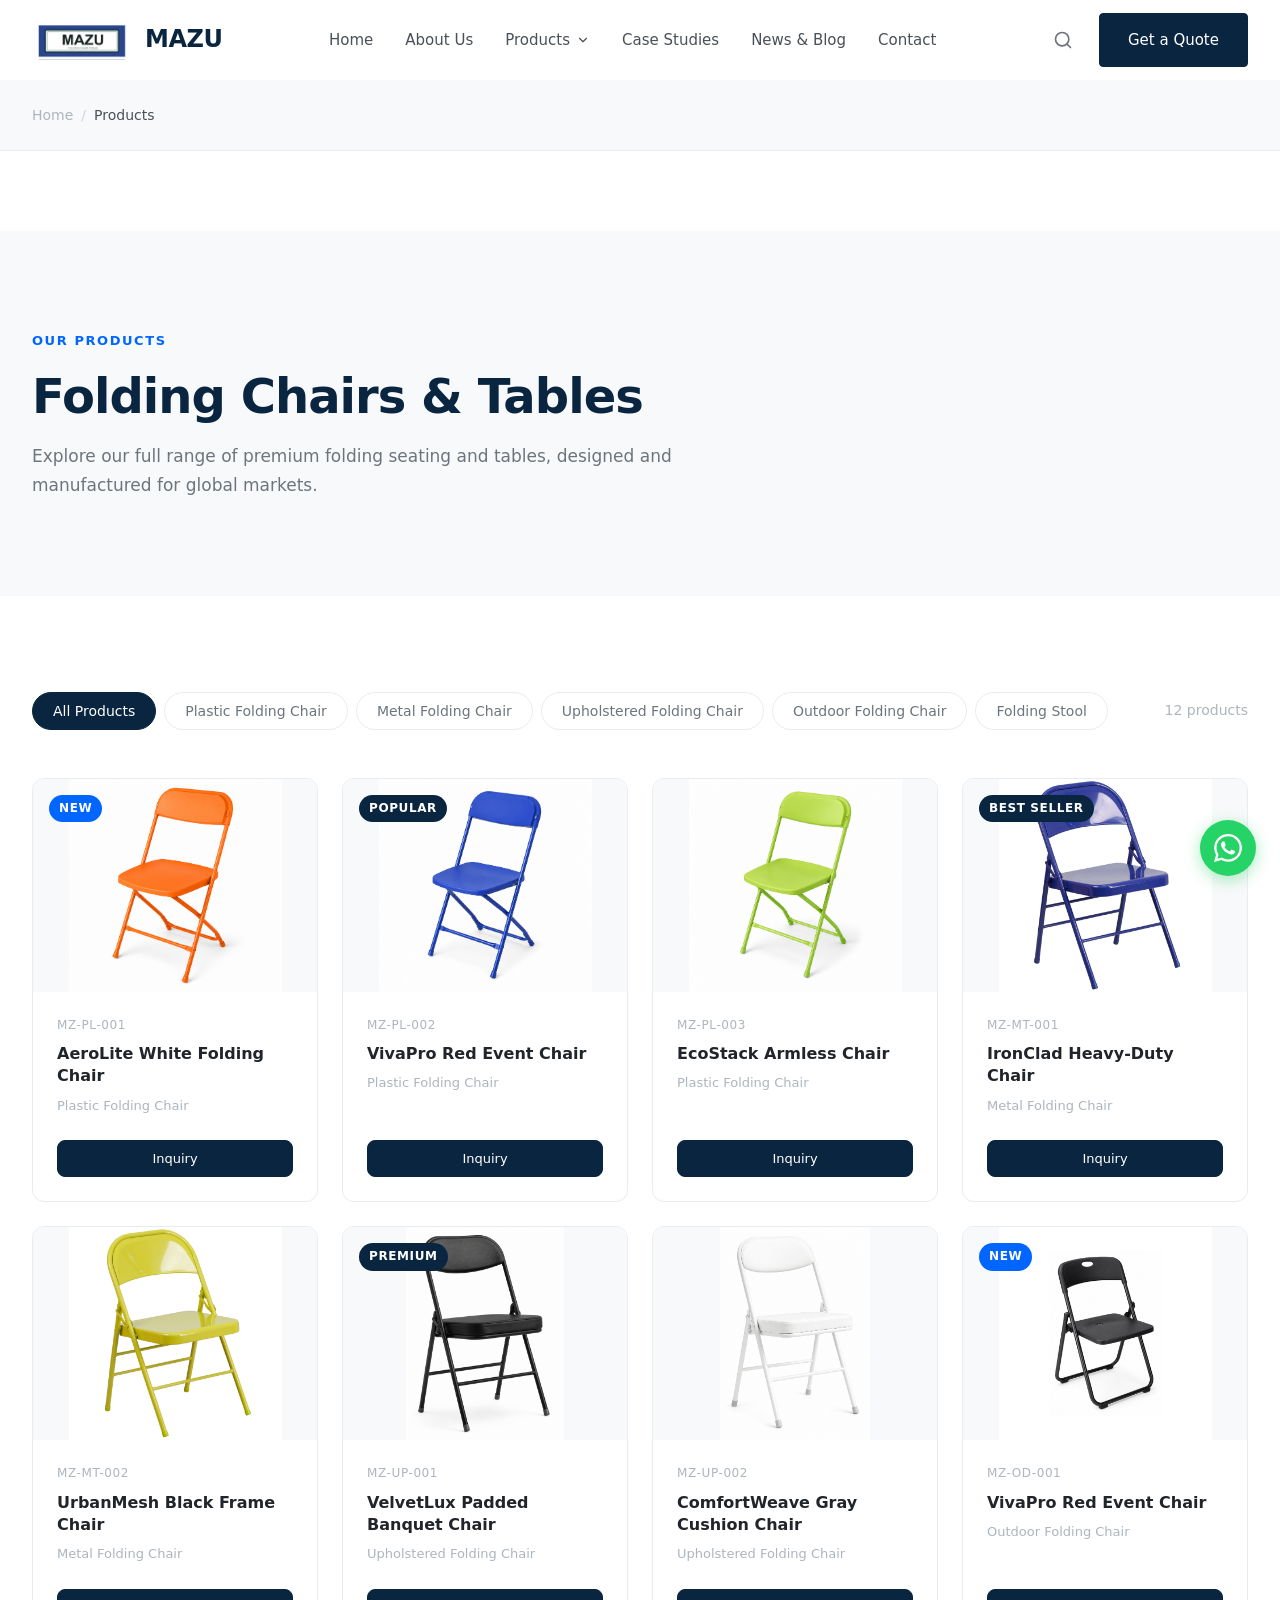
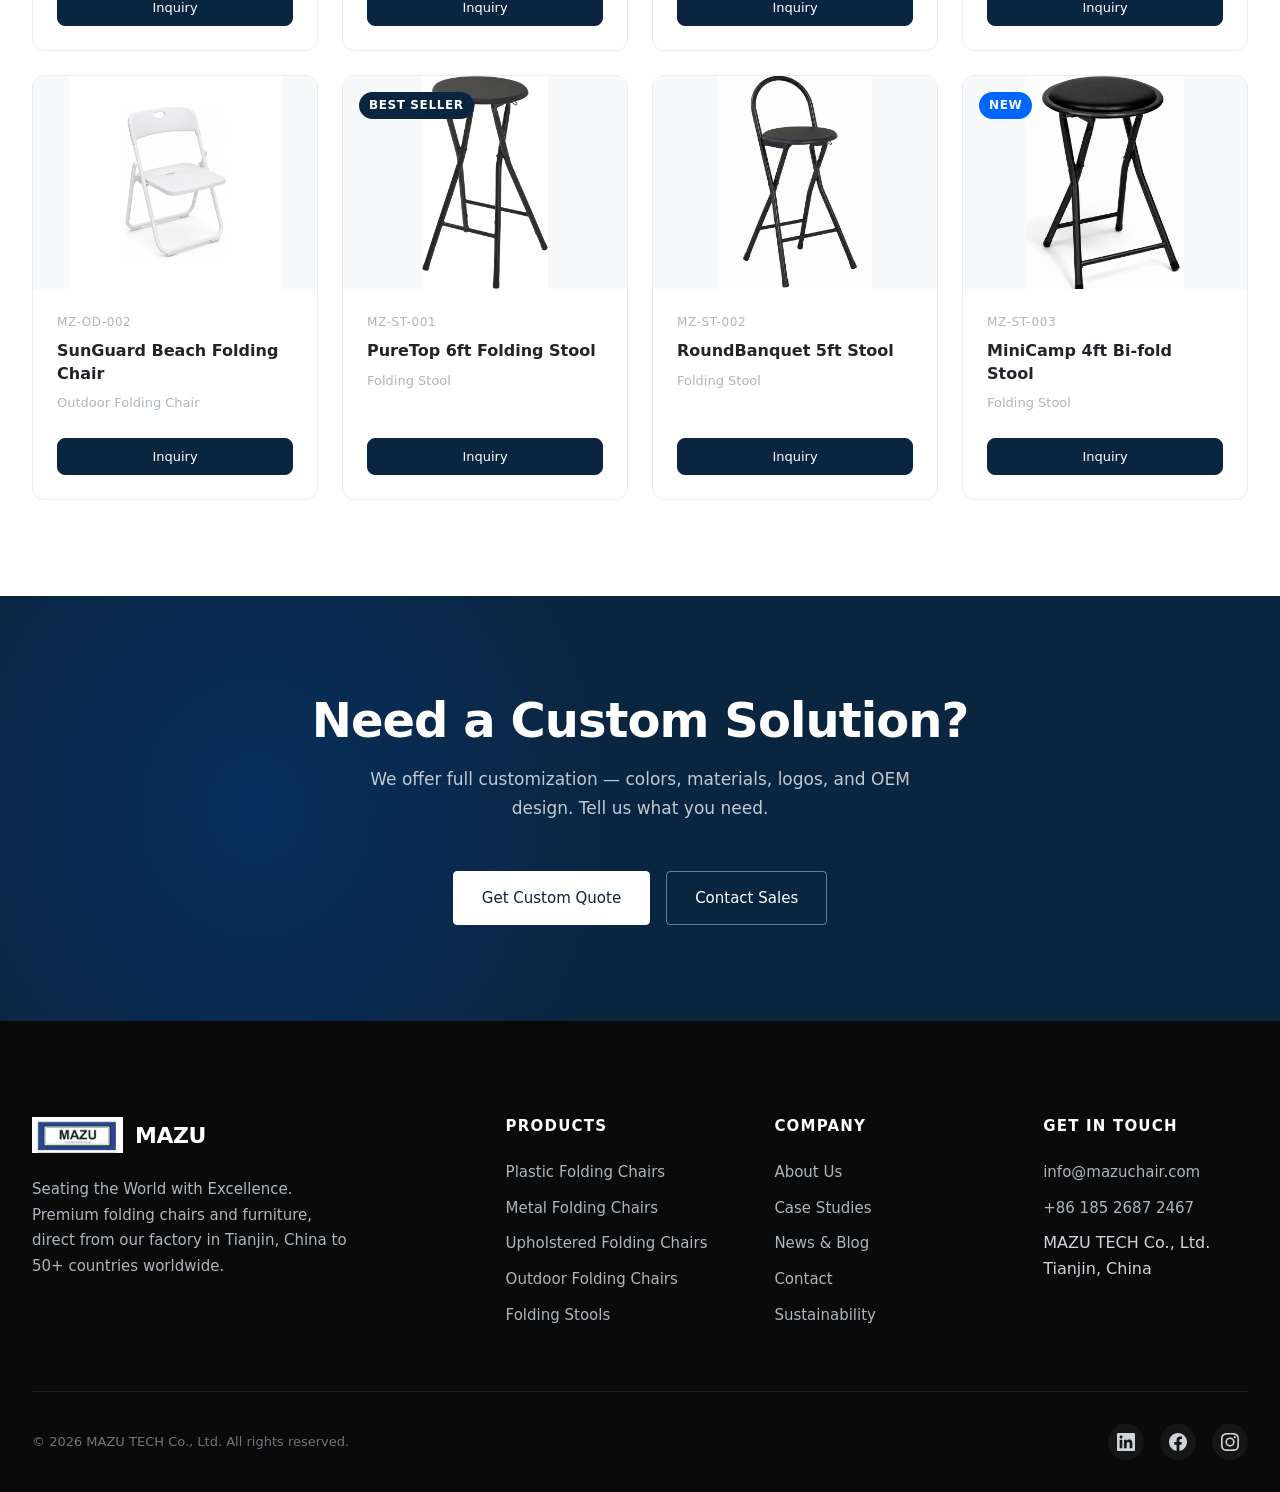
<file: products.html>
<!DOCTYPE html>
<html lang="en">
<head>
  <meta charset="UTF-8">
  <meta name="viewport" content="width=device-width, initial-scale=1.0">
  <meta name="description" content="MAZU folding chairs — plastic, metal, upholstered, office chairs and folding tables. Factory-direct pricing from our Tianjin factory.">
  <meta name="keywords" content="folding chairs, plastic folding chair, metal folding chair, upholstered chair, office chair, folding table, wholesale furniture">
  <meta name="creative-medium" content="interactive-prototype">
  <title>Products - MAZU | Premium Folding Chairs & Tables</title>
  <link rel="canonical" href="https://mazuchair.com/products.html">
  <meta property="og:url" content="https://mazuchair.com/products.html">
  <meta property="og:type" content="website">
  <meta property="og:title" content="Products - MAZU | Premium Folding Chairs & Tables">
  <meta property="og:description" content="MAZU folding chairs — plastic, metal, upholstered, office chairs and folding tables. Factory-direct pricing from our Tianjin factory.">
  <meta property="og:image" content="https://mazuchair.com/images/chair-collection.png">
  <link rel="preconnect" href="https://miaoda.feishu.cn">
  <link rel="stylesheet" href="https://miaoda.feishu.cn/fonts/css2?family=Inter:wght@400;500;600;700;800&display=swap">
  <link rel="stylesheet" href="css/style.css">
</head>
<body>

  <nav class="nav" id="main-nav"></nav>
  <div class="mobile-menu-overlay" id="mobile-menu-overlay" onclick="toggleMobileMenu()"></div>
  <div class="mobile-menu" id="mobile-menu"></div>
  
  <div class="search-modal" id="search-modal">
    <div class="search-inner">
      <div class="search-input-wrap">
        <svg width="28" height="28" viewBox="0 0 24 24" fill="none" stroke="var(--color-accent)" stroke-width="2" stroke-linecap="round" stroke-linejoin="round"><circle cx="11" cy="11" r="8"></circle><line x1="21" y1="21" x2="16.65" y2="16.65"></line></svg>
        <input type="text" id="search-input" placeholder="Search products, categories...">
        <button class="search-close" onclick="closeSearch()" aria-label="Close search">
          <svg width="24" height="24" viewBox="0 0 24 24" fill="none" stroke="currentColor" stroke-width="2" stroke-linecap="round" stroke-linejoin="round"><line x1="18" y1="6" x2="6" y2="18"></line><line x1="6" y1="6" x2="18" y2="18"></line></svg>
        </button>
      </div>
      <div class="search-suggestions">
        <span>Popular:</span>
        <a href="products.html?cat=plastic-folding-chair">Plastic Folding Chairs</a>
        <a href="products.html?cat=metal-folding-chair">Metal Folding Chairs</a>
        <a href="products.html?cat=outdoor-folding-chair">Outdoor Folding Chairs</a>
        <a href="products.html?cat=folding-stool">Folding Stools</a>
      </div>
    </div>
  </div>

  <div class="breadcrumb-wrap" id="breadcrumb"></div>

  <section class="page-hero">
    <div class="container">
      <div class="reveal">
        <span class="eyebrow">Our Products</span>
        <h1 id="products-page-title">Folding Chairs & Tables</h1>
        <p id="products-page-desc">Explore our full range of premium folding seating and tables, designed and manufactured for global markets.</p>
      </div>
    </div>
  </section>

  <section class="products-section">
    <div class="container">
      <div class="products-filter">
        <div class="filter-tabs" id="filter-tabs">
          <button class="filter-tab active" data-cat="all">All Products</button>
        </div>
        <div style="font-size: 0.875rem; color: var(--gray-500);" id="products-count"></div>
      </div>
      <div class="products-grid" id="products-grid"></div>
      
      <div id="no-products" style="display: none; text-align: center; padding: var(--space-3xl) 0;">
        <p style="color: var(--gray-500); font-size: 1.125rem;">No products found. Try a different filter.</p>
      </div>
    </div>
  </section>

  <!-- CTA -->
  <section class="cta-section">
    <div class="container reveal">
      <h2>Need a Custom Solution?</h2>
      <p>We offer full customization — colors, materials, logos, and OEM design. Tell us what you need.</p>
      <div class="cta-actions">
        <a href="#" class="btn btn-light" onclick="openInquiry(); return false;">Get Custom Quote</a>
        <a href="contact.html" class="btn btn-outline" style="color: #fff; border-color: rgba(255,255,255,0.4);">Contact Sales</a>
      </div>
    </div>
  </section>

  <footer class="footer" id="main-footer"></footer>

  <div class="modal-overlay" id="inquiry-overlay"></div>

  <a href="https://wa.me/8618526872467" class="whatsapp-btn" target="_blank" rel="noopener" aria-label="Chat on WhatsApp">
    <svg width="28" height="28" viewBox="0 0 24 24" fill="currentColor">
      <path d="M17.472 14.382c-.297-.149-1.758-.867-2.03-.967-.273-.099-.471-.148-.67.15-.197.297-.767.966-.94 1.164-.173.199-.347.223-.644.075-.297-.15-1.255-.463-2.39-1.475-.883-.788-1.48-1.761-1.653-2.059-.173-.297-.018-.458.13-.606.134-.133.298-.347.446-.52.149-.174.198-.298.298-.497.099-.198.05-.371-.025-.52-.075-.149-.669-1.612-.916-2.207-.242-.579-.487-.5-.669-.51-.173-.008-.371-.01-.57-.01-.198 0-.52.074-.792.372-.272.297-1.04 1.016-1.04 2.479 0 1.462 1.065 2.875 1.213 3.074.149.198 2.096 3.2 5.077 4.487.709.306 1.262.489 1.694.625.712.227 1.36.195 1.871.118.571-.085 1.758-.719 2.006-1.413.248-.694.248-1.289.173-1.413-.074-.124-.272-.198-.57-.347m-5.421 7.403h-.004a9.87 9.87 0 01-5.031-1.378l-.361-.214-3.741.982.998-3.648-.235-.374a9.86 9.86 0 01-1.51-5.26c.001-5.45 4.436-9.884 9.888-9.884 2.64 0 5.122 1.03 6.988 2.898a9.825 9.825 0 012.893 6.994c-.003 5.45-4.437 9.884-9.885 9.884m8.413-18.297A11.815 11.815 0 0012.05 0C5.495 0 .16 5.335.157 11.892c0 2.096.547 4.142 1.588 5.945L.057 24l6.305-1.654a11.882 11.882 0 005.683 1.448h.005c6.554 0 11.89-5.335 11.893-11.893a11.821 11.821 0 00-3.48-8.413z"/>
    </svg>
  </a>

  <button class="back-to-top" id="back-to-top" onclick="scrollToTop()" aria-label="Back to top">
    <svg width="20" height="20" viewBox="0 0 24 24" fill="none" stroke="currentColor" stroke-width="2" stroke-linecap="round" stroke-linejoin="round"><polyline points="18 15 12 9 6 15"></polyline></svg>
  </button>

  <script src="js/config.js"></script>
  <script src="js/data.js"></script>
  <script src="js/main.js"></script>
  <script>
    document.addEventListener('DOMContentLoaded', function() {
      initApp('products');
      renderBreadcrumb([{ label: 'Products' }]);

      // Build filter tabs from categories
      const filterTabs = document.getElementById('filter-tabs');
      SITE_DATA.categories.forEach(cat => {
        const btn = document.createElement('button');
        btn.className = 'filter-tab';
        btn.dataset.cat = cat.slug;
        btn.textContent = cat.name;
        filterTabs.appendChild(btn);
      });

      // Get initial filter from URL
      const urlCat = getQueryParam('cat');
      const urlQ = getQueryParam('q');

      let currentCat = urlCat || 'all';
      let currentQuery = urlQ || '';

      // If search query, update search input
      if (currentQuery) {
        document.getElementById('search-input').value = currentQuery;
      }

      function renderProducts() {
        let products = SITE_DATA.products;
        
        // Filter by category
        if (currentCat !== 'all') {
          products = products.filter(p => p.category === currentCat);
          
          // Update page title
          const cat = SITE_DATA.categories.find(c => c.slug === currentCat);
          if (cat) {
            document.getElementById('products-page-title').textContent = cat.name;
            document.getElementById('products-page-desc').textContent = cat.desc;
            document.title = cat.name + ' - MAZU';
          }
        }
        
        // Filter by search query
        if (currentQuery) {
          const q = currentQuery.toLowerCase();
          products = products.filter(p => 
            p.name.toLowerCase().includes(q) || 
            p.sku.toLowerCase().includes(q) || 
            p.categoryName.toLowerCase().includes(q) ||
            p.materials.toLowerCase().includes(q)
          );
          document.getElementById('products-page-title').textContent = `Search: "${currentQuery}"`;
          document.getElementById('products-page-desc').textContent = `${products.length} product${products.length !== 1 ? 's' : ''} found.`;
        }

        // Update active tab
        document.querySelectorAll('.filter-tab').forEach(btn => {
          btn.classList.toggle('active', btn.dataset.cat === currentCat);
        });

        // Update count
        document.getElementById('products-count').textContent = `${products.length} product${products.length !== 1 ? 's' : ''}`;

        // Show/hide no products message
        document.getElementById('no-products').style.display = products.length ? 'none' : 'block';

        // Render grid
        const grid = document.getElementById('products-grid');
        grid.innerHTML = products.map((p, i) => `
          <div class="product-card reveal" style="transition-delay: ${i * 0.03}s">
            <a href="product-detail.html?id=${p.id}" class="product-image">
              ${p.badge ? `<span class="product-badge ${p.badge === 'New' ? 'new' : ''}">${p.badge}</span>` : ''}
              <img src="${imgUrl(p.image)}" alt="${p.name}" loading="lazy">
            </a>
            <div class="product-info">
              <span class="product-sku">${p.sku}</span>
              <a href="product-detail.html?id=${p.id}" style="color: inherit;">
                <h3 class="product-name">${p.name}</h3>
              </a>
              <span class="product-category">${p.categoryName}</span>
              <div class="product-actions">
                <button class="product-inquiry-btn" onclick="openInquiry('${p.name}')">Inquiry</button>
              </div>
            </div>
          </div>
        `).join('');

        // Re-init reveal
        initReveal();
      }

      // Tab clicks
      filterTabs.addEventListener('click', (e) => {
        if (e.target.classList.contains('filter-tab')) {
          currentCat = e.target.dataset.cat;
          currentQuery = '';
          renderProducts();
          // Update URL
          const url = new URL(window.location);
          if (currentCat === 'all') {
            url.searchParams.delete('cat');
          } else {
            url.searchParams.set('cat', currentCat);
          }
          url.searchParams.delete('q');
          window.history.replaceState({}, '', url);
        }
      });

      // Initial render
      renderProducts();
    });
  </script>
</body>
</html>
</file>
<file: css/style.css>
/* ============================================
   MAZU - Design System
   ============================================ */

/* --- Reset & Base --- */
*,
*::before,
*::after {
  margin: 0;
  padding: 0;
  box-sizing: border-box;
}

:root {
  /* Brand Colors */
  --color-primary: #0A2540;
  --color-primary-light: #1B3A5C;
  --color-accent: #0066FF;
  --color-accent-hover: #0052CC;
  --color-black: #0A0A0A;
  --color-white: #FFFFFF;
  
  /* Neutral Palette */
  --gray-50: #F8F9FA;
  --gray-100: #F1F3F5;
  --gray-200: #E9ECEF;
  --gray-300: #DEE2E6;
  --gray-400: #CED4DA;
  --gray-500: #ADB5BD;
  --gray-600: #6C757D;
  --gray-700: #495057;
  --gray-800: #343A40;
  --gray-900: #212529;
  
  /* Typography */
  --font-display: 'Inter', system-ui, -apple-system, sans-serif;
  --font-body: 'Inter', system-ui, -apple-system, sans-serif;
  
  /* Spacing */
  --space-xs: 0.5rem;
  --space-sm: 1rem;
  --space-md: 1.5rem;
  --space-lg: 2rem;
  --space-xl: 3rem;
  --space-2xl: 4rem;
  --space-3xl: 6rem;
  --space-4xl: 8rem;
  
  /* Radius */
  --radius-sm: 4px;
  --radius-md: 8px;
  --radius-lg: 12px;
  --radius-xl: 20px;
  
  /* Shadows */
  --shadow-sm: 0 1px 2px rgba(0,0,0,0.05);
  --shadow-md: 0 4px 12px rgba(0,0,0,0.08);
  --shadow-lg: 0 10px 30px rgba(0,0,0,0.12);
  --shadow-xl: 0 20px 60px rgba(10,37,64,0.15);
  
  /* Transitions */
  --transition-fast: 0.2s cubic-bezier(0.4, 0, 0.2, 1);
  --transition-base: 0.35s cubic-bezier(0.4, 0, 0.2, 1);
  --transition-slow: 0.6s cubic-bezier(0.4, 0, 0.2, 1);
  
  /* Layout */
  --container-max: 1280px;
  --nav-height: 80px;
}

html {
  scroll-behavior: smooth;
  font-size: 16px;
}

body {
  font-family: var(--font-body);
  color: var(--gray-900);
  line-height: 1.6;
  background: var(--color-white);
  -webkit-font-smoothing: antialiased;
  -moz-osx-font-smoothing: grayscale;
  overflow-x: hidden;
}

img {
  max-width: 100%;
  height: auto;
  display: block;
}

a {
  color: inherit;
  text-decoration: none;
  transition: color var(--transition-fast);
}

button {
  font-family: inherit;
  cursor: pointer;
  border: none;
  background: none;
}

ul, ol {
  list-style: none;
}

h1, h2, h3, h4, h5, h6 {
  font-family: var(--font-display);
  font-weight: 600;
  line-height: 1.2;
  color: var(--color-primary);
}

h1 { font-size: clamp(2.5rem, 5vw, 4.5rem); font-weight: 700; letter-spacing: -0.02em; }
h2 { font-size: clamp(2rem, 4vw, 3rem); font-weight: 700; letter-spacing: -0.02em; }
h3 { font-size: clamp(1.5rem, 2.5vw, 2rem); font-weight: 600; }
h4 { font-size: 1.25rem; font-weight: 600; }

p {
  color: var(--gray-600);
  font-size: 1rem;
  line-height: 1.7;
}

.container {
  width: 100%;
  max-width: var(--container-max);
  margin: 0 auto;
  padding: 0 var(--space-md);
}

@media (min-width: 768px) {
  .container { padding: 0 var(--space-lg); }
}

/* --- Utility --- */
.eyebrow {
  display: inline-block;
  font-size: 0.8125rem;
  font-weight: 600;
  text-transform: uppercase;
  letter-spacing: 0.12em;
  color: var(--color-accent);
  margin-bottom: var(--space-sm);
}

.section-padding {
  padding: var(--space-3xl) 0;
}

@media (min-width: 768px) {
  .section-padding { padding: var(--space-4xl) 0; }
}

/* --- Buttons --- */
.btn {
  display: inline-flex;
  align-items: center;
  justify-content: center;
  gap: 0.5rem;
  padding: 0.875rem 1.75rem;
  font-size: 0.9375rem;
  font-weight: 500;
  border-radius: var(--radius-sm);
  transition: all var(--transition-base);
  cursor: pointer;
  text-decoration: none;
  white-space: nowrap;
  position: relative;
  overflow: hidden;
  border: 1.5px solid transparent;
}

.btn-primary {
  background: var(--color-primary);
  color: var(--color-white);
  border-color: var(--color-primary);
}

.btn-primary:hover {
  background: var(--color-primary-light);
  border-color: var(--color-primary-light);
  transform: translateY(-1px);
  box-shadow: var(--shadow-md);
}

.btn-outline {
  background: transparent;
  color: var(--color-primary);
  border-color: var(--color-primary);
}

.btn-outline:hover {
  background: var(--color-primary);
  color: var(--color-white);
  transform: translateY(-1px);
}

.btn-light {
  background: var(--color-white);
  color: var(--color-primary);
  border-color: var(--color-white);
}

.btn-light:hover {
  background: var(--gray-100);
  transform: translateY(-1px);
}

.btn-ghost {
  background: transparent;
  color: var(--color-primary);
  padding: 0.5rem 0;
  border: none;
  font-weight: 600;
}

.btn-ghost:hover {
  color: var(--color-accent);
}

.btn-ghost svg {
  transition: transform var(--transition-fast);
}

.btn-ghost:hover svg {
  transform: translateX(4px);
}

/* --- Navigation --- */
.nav {
  position: fixed;
  top: 0;
  left: 0;
  right: 0;
  z-index: 100;
  height: var(--nav-height);
  background: rgba(255,255,255,0.95);
  backdrop-filter: blur(20px);
  -webkit-backdrop-filter: blur(20px);
  border-bottom: 1px solid transparent;
  transition: all var(--transition-base);
}

.nav.scrolled {
  border-bottom-color: var(--gray-200);
  box-shadow: var(--shadow-sm);
}

.nav-inner {
  height: 100%;
  display: flex;
  align-items: center;
  justify-content: space-between;
  gap: var(--space-lg);
}

.nav-logo {
  display: flex;
  align-items: center;
  gap: 0.75rem;
  flex-shrink: 0;
}

.nav-logo img {
  height: 40px;
  width: auto;
}

.nav-logo span {
  font-size: 1.5rem;
  font-weight: 800;
  color: var(--color-primary);
  letter-spacing: -0.02em;
}

.nav-menu {
  display: none;
  align-items: center;
  gap: var(--space-lg);
}

@media (min-width: 1024px) {
  .nav-menu { display: flex; }
}

.nav-item {
  position: relative;
}

.nav-link {
  display: flex;
  align-items: center;
  gap: 0.375rem;
  padding: 0.5rem 0;
  font-size: 0.9375rem;
  font-weight: 500;
  color: var(--gray-700);
  position: relative;
}

.nav-link:hover,
.nav-item:hover .nav-link {
  color: var(--color-primary);
}

.nav-link::after {
  content: '';
  position: absolute;
  bottom: 0;
  left: 0;
  width: 0;
  height: 2px;
  background: var(--color-accent);
  transition: width var(--transition-base);
}

.nav-item:hover .nav-link::after {
  width: 100%;
}

.nav-dropdown {
  position: absolute;
  top: 100%;
  left: 50%;
  transform: translateX(-50%) translateY(10px);
  width: 640px;
  padding: var(--space-md);
  background: var(--color-white);
  border-radius: var(--radius-lg);
  box-shadow: var(--shadow-xl);
  border: 1px solid var(--gray-200);
  opacity: 0;
  visibility: hidden;
  transition: all var(--transition-base);
  display: grid;
  grid-template-columns: repeat(5, 1fr);
  gap: var(--space-sm);
}

.nav-item:hover .nav-dropdown {
  opacity: 1;
  visibility: visible;
  transform: translateX(-50%) translateY(0);
}

.dropdown-category {
  display: flex;
  flex-direction: column;
  gap: 0.5rem;
  padding: var(--space-sm);
  border-radius: var(--radius-md);
  transition: background var(--transition-fast);
}

.dropdown-category:hover {
  background: var(--gray-50);
}

.dropdown-category img {
  width: 100%;
  aspect-ratio: 1;
  object-fit: contain;
  background: #fff;
  border-radius: var(--radius-sm);
}

.dropdown-category span {
  font-size: 0.8125rem;
  font-weight: 500;
  color: var(--gray-700);
  text-align: center;
}

.nav-actions {
  display: flex;
  align-items: center;
  gap: var(--space-sm);
}

.nav-search-btn {
  width: 40px;
  height: 40px;
  display: flex;
  align-items: center;
  justify-content: center;
  border-radius: 50%;
  color: var(--gray-600);
  transition: all var(--transition-fast);
}

.nav-search-btn:hover {
  background: var(--gray-100);
  color: var(--color-primary);
}

.nav-cta {
  display: none;
}

@media (min-width: 1024px) {
  .nav-cta { display: inline-flex; }
}

.nav-hamburger {
  width: 40px;
  height: 40px;
  display: flex;
  align-items: center;
  justify-content: center;
  color: var(--gray-700);
}

@media (min-width: 1024px) {
  .nav-hamburger { display: none; }
}

/* --- Mobile Menu --- */
.mobile-menu {
  position: fixed;
  top: 0;
  right: 0;
  width: 100%;
  max-width: 360px;
  height: 100vh;
  background: var(--color-white);
  z-index: 200;
  transform: translateX(100%);
  transition: transform var(--transition-base);
  overflow-y: auto;
  padding: var(--space-lg);
}

.mobile-menu.open {
  transform: translateX(0);
}

.mobile-menu-overlay {
  position: fixed;
  inset: 0;
  background: rgba(0,0,0,0.5);
  z-index: 150;
  opacity: 0;
  visibility: hidden;
  transition: all var(--transition-base);
}

.mobile-menu-overlay.open {
  opacity: 1;
  visibility: visible;
}

.mobile-menu-close {
  width: 40px;
  height: 40px;
  display: flex;
  align-items: center;
  justify-content: center;
  position: absolute;
  top: var(--space-md);
  right: var(--space-md);
  color: var(--gray-600);
}

.mobile-nav-list {
  margin-top: var(--space-2xl);
  display: flex;
  flex-direction: column;
  gap: 0.25rem;
}

.mobile-nav-item > a {
  display: block;
  padding: 1rem 0;
  font-size: 1.125rem;
  font-weight: 500;
  color: var(--gray-800);
  border-bottom: 1px solid var(--gray-100);
}

.mobile-dropdown-title {
  display: flex;
  align-items: center;
  justify-content: space-between;
  padding: 1rem 0;
  font-size: 1.125rem;
  font-weight: 500;
  color: var(--gray-800);
  border-bottom: 1px solid var(--gray-100);
  cursor: pointer;
}

.mobile-dropdown-content {
  display: none;
  padding: var(--space-sm) 0 var(--space-sm) var(--space-md);
  border-bottom: 1px solid var(--gray-100);
}

.mobile-dropdown-content.open {
  display: block;
}

.mobile-dropdown-content a {
  display: block;
  padding: 0.75rem 0;
  font-size: 0.9375rem;
  color: var(--gray-600);
}

.mobile-menu-cta {
  margin-top: var(--space-lg);
  width: 100%;
}

/* --- Search Modal --- */
.search-modal {
  position: fixed;
  top: 0;
  left: 0;
  right: 0;
  z-index: 300;
  background: rgba(255,255,255,0.98);
  backdrop-filter: blur(20px);
  padding: var(--space-2xl) var(--space-md);
  transform: translateY(-100%);
  transition: transform var(--transition-base);
}

.search-modal.open {
  transform: translateY(0);
}

.search-inner {
  max-width: 800px;
  margin: 0 auto;
}

.search-input-wrap {
  display: flex;
  align-items: center;
  gap: var(--space-sm);
  border-bottom: 2px solid var(--gray-300);
  padding-bottom: var(--space-sm);
  margin-bottom: var(--space-lg);
}

.search-input-wrap:focus-within {
  border-color: var(--color-accent);
}

.search-input-wrap input {
  flex: 1;
  border: none;
  outline: none;
  font-size: 1.5rem;
  font-weight: 500;
  background: transparent;
  color: var(--gray-900);
  font-family: inherit;
}

.search-close {
  width: 48px;
  height: 48px;
  display: flex;
  align-items: center;
  justify-content: center;
  border-radius: 50%;
  color: var(--gray-500);
  transition: all var(--transition-fast);
}

.search-close:hover {
  background: var(--gray-100);
  color: var(--gray-700);
}

.search-suggestions {
  display: flex;
  flex-wrap: wrap;
  gap: var(--space-xs);
}

.search-suggestions span {
  font-size: 0.875rem;
  color: var(--gray-500);
  margin-right: var(--space-xs);
}

.search-suggestions a {
  padding: 0.375rem 0.875rem;
  background: var(--gray-100);
  border-radius: 999px;
  font-size: 0.875rem;
  color: var(--gray-700);
  transition: all var(--transition-fast);
}

.search-suggestions a:hover {
  background: var(--gray-200);
  color: var(--color-primary);
}

/* --- Hero --- */
.hero {
  position: relative;
  min-height: 100vh;
  display: flex;
  align-items: center;
  overflow: hidden;
  background: var(--color-primary);
}

.hero-bg {
  position: absolute;
  inset: 0;
  z-index: 0;
}

.hero-bg img {
  width: 100%;
  height: 100%;
  object-fit: cover;
  opacity: 0.4;
}

.hero-bg::after {
  content: '';
  position: absolute;
  inset: 0;
  background: linear-gradient(135deg, rgba(10,37,64,0.9) 0%, rgba(10,37,64,0.6) 100%);
}

.hero-content {
  position: relative;
  z-index: 1;
  width: 100%;
  padding: calc(var(--nav-height) + var(--space-3xl)) 0 var(--space-3xl);
}

.hero-text {
  max-width: 720px;
}

.hero-eyebrow {
  display: inline-flex;
  align-items: center;
  gap: 0.5rem;
  padding: 0.5rem 1rem;
  background: rgba(255,255,255,0.1);
  border: 1px solid rgba(255,255,255,0.2);
  border-radius: 999px;
  font-size: 0.8125rem;
  font-weight: 500;
  color: rgba(255,255,255,0.9);
  letter-spacing: 0.08em;
  text-transform: uppercase;
  margin-bottom: var(--space-lg);
  backdrop-filter: blur(10px);
  animation: fadeInUp 0.8s ease-out;
}

.hero h1 {
  color: var(--color-white);
  margin-bottom: var(--space-md);
  animation: fadeInUp 0.8s ease-out 0.1s both;
}

.hero h1 span {
  display: block;
  color: var(--color-white);
}

.hero h1 em {
  font-style: normal;
  color: #6BA5FF;
}

.hero-subtitle {
  font-size: clamp(1rem, 1.5vw, 1.125rem);
  color: rgba(255,255,255,0.75);
  margin-bottom: var(--space-xl);
  max-width: 560px;
  animation: fadeInUp 0.8s ease-out 0.2s both;
  line-height: 1.7;
}

.hero-actions {
  display: flex;
  flex-wrap: wrap;
  gap: var(--space-sm);
  margin-bottom: var(--space-2xl);
  animation: fadeInUp 0.8s ease-out 0.3s both;
}

.hero-stats {
  display: grid;
  grid-template-columns: repeat(2, 1fr);
  gap: var(--space-lg);
  padding-top: var(--space-xl);
  border-top: 1px solid rgba(255,255,255,0.15);
  animation: fadeInUp 0.8s ease-out 0.4s both;
}

@media (min-width: 768px) {
  .hero-stats { grid-template-columns: repeat(4, 1fr); }
}

.stat-item {
  display: flex;
  flex-direction: column;
  gap: 0.25rem;
}

.stat-number {
  font-size: clamp(1.75rem, 3.5vw, 2.75rem);
  font-weight: 700;
  color: var(--color-white);
  line-height: 1.1;
  letter-spacing: -0.02em;
  font-variant-numeric: tabular-nums;
}

.stat-number .stat-suffix {
  font-size: 0.6em;
  font-weight: 600;
  color: #6BA5FF;
  margin-left: 0.1em;
}

.stat-label {
  font-size: 0.8125rem;
  color: rgba(255,255,255,0.6);
  font-weight: 400;
}

@keyframes fadeInUp {
  from {
    opacity: 0;
    transform: translateY(20px);
  }
  to {
    opacity: 1;
    transform: translateY(0);
  }
}

/* --- Scroll Indicator --- */
.scroll-indicator {
  position: absolute;
  bottom: var(--space-xl);
  left: 50%;
  transform: translateX(-50%);
  display: flex;
  flex-direction: column;
  align-items: center;
  gap: 0.5rem;
  color: rgba(255,255,255,0.5);
  font-size: 0.75rem;
  letter-spacing: 0.1em;
  text-transform: uppercase;
  z-index: 1;
  animation: bounce 2s infinite;
}

.scroll-indicator .scroll-line {
  width: 1px;
  height: 40px;
  background: linear-gradient(to bottom, rgba(255,255,255,0.5), transparent);
}

@keyframes bounce {
  0%, 100% { transform: translateX(-50%) translateY(0); }
  50% { transform: translateX(-50%) translateY(10px); }
}

/* --- Section Headers --- */
.section-header {
  margin-bottom: var(--space-2xl);
}

.section-header.center {
  text-align: center;
  max-width: 720px;
  margin-left: auto;
  margin-right: auto;
}

.section-header h2 {
  margin-bottom: var(--space-sm);
}

.section-header p {
  font-size: 1.0625rem;
}

/* --- Product Categories (Homepage) --- */
.categories-grid {
  display: grid;
  grid-template-columns: 1fr;
  gap: var(--space-md);
}

@media (min-width: 640px) {
  .categories-grid { grid-template-columns: repeat(2, 1fr); }
}

@media (min-width: 1024px) {
  .categories-grid {
    grid-template-columns: 2fr 1fr 1fr;
    grid-template-rows: repeat(2, 1fr);
  }
  
  .category-card:first-child {
    grid-row: span 2;
  }
}

.category-card {
  position: relative;
  overflow: hidden;
  border-radius: var(--radius-lg);
  aspect-ratio: 4/3;
  cursor: pointer;
  display: block;
  background: #fff;
}

.category-card:first-child {
  aspect-ratio: auto;
}

.category-card img {
  width: 100%;
  height: 100%;
  object-fit: contain;
  transition: transform var(--transition-slow);
}

.category-card:hover img {
  transform: scale(1.05);
}

.category-card-overlay {
  position: absolute;
  inset: 0;
  background: linear-gradient(to top, rgba(10,37,64,0.85) 0%, rgba(10,37,64,0.2) 60%, transparent 100%);
  display: flex;
  flex-direction: column;
  justify-content: flex-end;
  padding: var(--space-lg);
  transition: background var(--transition-base);
}

.category-card:hover .category-card-overlay {
  background: linear-gradient(to top, rgba(10,37,64,0.9) 0%, rgba(10,37,64,0.3) 60%, transparent 100%);
}

.category-card-overlay h3 {
  color: var(--color-white);
  font-size: 1.25rem;
  margin-bottom: 0.25rem;
}

.category-card-overlay p {
  color: rgba(255,255,255,0.7);
  font-size: 0.875rem;
  margin-bottom: var(--space-sm);
}

.category-card-overlay .explore-link {
  display: inline-flex;
  align-items: center;
  gap: 0.375rem;
  color: var(--color-white);
  font-size: 0.8125rem;
  font-weight: 500;
  text-transform: uppercase;
  letter-spacing: 0.08em;
  opacity: 0;
  transform: translateY(10px);
  transition: all var(--transition-base);
}

.category-card:hover .explore-link {
  opacity: 1;
  transform: translateY(0);
}

.explore-link svg {
  transition: transform var(--transition-fast);
}

.explore-link:hover svg {
  transform: translateX(4px);
}

/* --- Features / Advantages --- */
.features-section {
  background: var(--gray-50);
}

.features-grid {
  display: grid;
  grid-template-columns: 1fr;
  gap: var(--space-md);
}

@media (min-width: 768px) {
  .features-grid { grid-template-columns: repeat(2, 1fr); }
}

@media (min-width: 1024px) {
  .features-grid { grid-template-columns: repeat(3, 1fr); }
}

.feature-card {
  padding: var(--space-lg);
  background: var(--color-white);
  border-radius: var(--radius-lg);
  border: 1px solid var(--gray-200);
  transition: all var(--transition-base);
}

.feature-card:hover {
  transform: translateY(-4px);
  box-shadow: var(--shadow-lg);
  border-color: transparent;
}

.feature-icon {
  width: 56px;
  height: 56px;
  display: flex;
  align-items: center;
  justify-content: center;
  background: var(--gray-50);
  border-radius: var(--radius-md);
  margin-bottom: var(--space-md);
  color: var(--color-primary);
  transition: all var(--transition-base);
}

.feature-card:hover .feature-icon {
  background: var(--color-primary);
  color: var(--color-white);
}

.feature-card h3 {
  font-size: 1.125rem;
  margin-bottom: 0.5rem;
  color: var(--gray-900);
}

.feature-card p {
  font-size: 0.9375rem;
  color: var(--gray-600);
}

/* --- Logo Wall --- */
.partners-section {
  background: var(--color-white);
  border-top: 1px solid var(--gray-200);
  border-bottom: 1px solid var(--gray-200);
  padding: var(--space-xl) 0;
}

.partners-label {
  text-align: center;
  font-size: 0.8125rem;
  font-weight: 500;
  color: var(--gray-500);
  text-transform: uppercase;
  letter-spacing: 0.12em;
  margin-bottom: var(--space-lg);
}

.partners-logos {
  display: grid;
  grid-template-columns: repeat(3, 1fr);
  gap: var(--space-lg);
  align-items: center;
  justify-items: center;
}

@media (min-width: 768px) {
  .partners-logos { grid-template-columns: repeat(6, 1fr); }
}

.partner-logo {
  font-size: 1.125rem;
  font-weight: 700;
  color: var(--gray-400);
  letter-spacing: -0.02em;
  transition: color var(--transition-fast);
  opacity: 0.6;
  filter: grayscale(100%);
  text-align: center;
  padding: var(--space-sm);
}

.partner-logo:hover {
  color: var(--color-primary);
  opacity: 1;
  filter: grayscale(0%);
}

/* --- Map Section --- */
.map-section {
  background: var(--color-primary);
  color: var(--color-white);
  overflow: hidden;
}

.map-section h2 { color: var(--color-white); }

.map-content {
  display: grid;
  grid-template-columns: 1fr;
  gap: var(--space-xl);
  align-items: center;
}

@media (min-width: 1024px) {
  .map-content {
    grid-template-columns: 1fr 1fr;
    gap: var(--space-3xl);
  }
}

.map-text .eyebrow { color: #6BA5FF; }

.map-text p {
  color: rgba(255,255,255,0.75);
  font-size: 1.0625rem;
}

.map-regions {
  display: grid;
  grid-template-columns: repeat(3, 1fr);
  gap: var(--space-md);
  margin-top: var(--space-xl);
}

.region-item {
  padding: var(--space-md);
  background: rgba(255,255,255,0.05);
  border: 1px solid rgba(255,255,255,0.1);
  border-radius: var(--radius-md);
  transition: all var(--transition-base);
}

.region-item:hover {
  background: rgba(255,255,255,0.08);
  border-color: rgba(255,255,255,0.2);
  transform: translateY(-2px);
}

.region-flag {
  font-size: 1.75rem;
  margin-bottom: 0.5rem;
}

.region-name {
  font-weight: 600;
  font-size: 0.9375rem;
  margin-bottom: 0.25rem;
}

.region-countries {
  font-size: 0.8125rem;
  color: rgba(255,255,255,0.5);
}

.map-visual {
  position: relative;
  aspect-ratio: 4/3;
  background: rgba(255,255,255,0.02);
  border-radius: var(--radius-lg);
  border: 1px solid rgba(255,255,255,0.1);
  display: flex;
  align-items: center;
  justify-content: center;
  overflow: hidden;
}

.world-map-svg {
  width: 100%;
  height: 100%;
  padding: var(--space-lg);
}

.world-map-svg path {
  fill: rgba(255,255,255,0.08);
  transition: fill var(--transition-base);
}

.world-map-svg path.active {
  fill: #6BA5FF;
}

.map-dot {
  fill: #6BA5FF;
  filter: drop-shadow(0 0 6px #6BA5FF);
  animation: pulse 2s infinite;
}

@keyframes pulse {
  0%, 100% { opacity: 1; r: 6; }
  50% { opacity: 0.6; r: 9; }
}

/* --- FAQ --- */
.faq-section {
  background: var(--gray-50);
}

.faq-grid {
  display: grid;
  grid-template-columns: 1fr;
  gap: var(--space-xl);
}

@media (min-width: 1024px) {
  .faq-grid {
    grid-template-columns: 1fr 2fr;
    gap: var(--space-3xl);
  }
}

.faq-intro {
  position: sticky;
  top: calc(var(--nav-height) + var(--space-lg));
  align-self: flex-start;
}

.faq-intro .eyebrow { display: block; }
.faq-intro h2 { margin-bottom: var(--space-md); }
.faq-intro p { margin-bottom: var(--space-lg); }

.faq-list {
  display: flex;
  flex-direction: column;
  gap: var(--space-sm);
}

.faq-item {
  background: var(--color-white);
  border-radius: var(--radius-md);
  border: 1px solid var(--gray-200);
  overflow: hidden;
  transition: all var(--transition-base);
}

.faq-item.open {
  border-color: var(--color-primary);
  box-shadow: var(--shadow-md);
}

.faq-question {
  width: 100%;
  display: flex;
  align-items: center;
  justify-content: space-between;
  gap: var(--space-md);
  padding: var(--space-md);
  text-align: left;
  font-size: 1rem;
  font-weight: 500;
  color: var(--gray-900);
  cursor: pointer;
  transition: background var(--transition-fast);
}

.faq-question:hover {
  background: var(--gray-50);
}

.faq-question-icon {
  flex-shrink: 0;
  width: 24px;
  height: 24px;
  display: flex;
  align-items: center;
  justify-content: center;
  color: var(--gray-400);
  transition: all var(--transition-base);
}

.faq-item.open .faq-question-icon {
  transform: rotate(45deg);
  color: var(--color-primary);
}

.faq-answer {
  max-height: 0;
  overflow: hidden;
  transition: max-height var(--transition-base);
}

.faq-item.open .faq-answer {
  max-height: 400px;
}

.faq-answer-inner {
  padding: 0 var(--space-md) var(--space-md);
  font-size: 0.9375rem;
  color: var(--gray-600);
  line-height: 1.7;
}

/* --- CTA Section --- */
.cta-section {
  background: var(--color-primary);
  color: var(--color-white);
  text-align: center;
  padding: var(--space-3xl) 0;
  position: relative;
  overflow: hidden;
}

.cta-section::before {
  content: '';
  position: absolute;
  top: -50%;
  left: -10%;
  width: 60%;
  height: 200%;
  background: radial-gradient(ellipse at center, rgba(0,102,255,0.15) 0%, transparent 70%);
  pointer-events: none;
}

.cta-section h2 {
  color: var(--color-white);
  margin-bottom: var(--space-sm);
  position: relative;
}

.cta-section p {
  color: rgba(255,255,255,0.75);
  font-size: 1.0625rem;
  max-width: 560px;
  margin: 0 auto var(--space-xl);
  position: relative;
}

.cta-actions {
  display: flex;
  gap: var(--space-sm);
  justify-content: center;
  flex-wrap: wrap;
  position: relative;
}

/* --- Footer --- */
.footer {
  background: var(--color-black);
  color: var(--gray-400);
  padding: var(--space-3xl) 0 var(--space-lg);
}

.footer-grid {
  display: grid;
  grid-template-columns: 1fr;
  gap: var(--space-2xl);
  margin-bottom: var(--space-2xl);
}

@media (min-width: 768px) {
  .footer-grid { grid-template-columns: 2fr 1fr 1fr 1fr; }
}

.footer-brand {
  max-width: 320px;
}

.footer-logo {
  display: flex;
  align-items: center;
  gap: 0.75rem;
  margin-bottom: var(--space-md);
}

.footer-logo img {
  height: 36px;
  width: auto;
}

.footer-logo span {
  font-size: 1.375rem;
  font-weight: 800;
  color: var(--color-white);
  letter-spacing: -0.02em;
}

.footer-brand p {
  font-size: 0.9375rem;
  color: var(--gray-500);
  line-height: 1.7;
}

.footer-col h4 {
  color: var(--color-white);
  font-size: 0.9375rem;
  font-weight: 600;
  margin-bottom: var(--space-md);
  text-transform: uppercase;
  letter-spacing: 0.08em;
}

.footer-col ul {
  display: flex;
  flex-direction: column;
  gap: 0.625rem;
}

.footer-col a {
  font-size: 0.9375rem;
  color: var(--gray-500);
  transition: color var(--transition-fast);
}

.footer-col a:hover {
  color: var(--color-white);
}

.footer-bottom {
  padding-top: var(--space-lg);
  border-top: 1px solid rgba(255,255,255,0.08);
  display: flex;
  flex-direction: column;
  gap: var(--space-sm);
  align-items: center;
  justify-content: space-between;
  font-size: 0.8125rem;
  color: var(--gray-600);
}

@media (min-width: 768px) {
  .footer-bottom {
    flex-direction: row;
  }
}

.footer-socials {
  display: flex;
  gap: var(--space-sm);
}

.footer-socials a {
  width: 36px;
  height: 36px;
  display: flex;
  align-items: center;
  justify-content: center;
  background: rgba(255,255,255,0.05);
  border-radius: 50%;
  color: var(--gray-400);
  transition: all var(--transition-fast);
}

.footer-socials a:hover {
  background: var(--color-accent);
  color: var(--color-white);
}

/* --- Breadcrumb --- */
.breadcrumb-wrap {
  background: var(--gray-50);
  padding: var(--space-md) 0;
  border-bottom: 1px solid var(--gray-200);
  margin-top: var(--nav-height);
}

.breadcrumb {
  display: flex;
  align-items: center;
  gap: 0.5rem;
  font-size: 0.875rem;
  color: var(--gray-500);
  flex-wrap: wrap;
}

.breadcrumb a {
  color: var(--gray-500);
  transition: color var(--transition-fast);
}

.breadcrumb a:hover {
  color: var(--color-primary);
}

.breadcrumb .current {
  color: var(--gray-700);
  font-weight: 500;
}

.breadcrumb-sep {
  color: var(--gray-400);
}

/* --- Page Hero (Sub-pages) --- */
.page-hero {
  margin-top: var(--nav-height);
  padding: var(--space-3xl) 0;
  background: var(--gray-50);
  position: relative;
  overflow: hidden;
}

.page-hero.dark {
  background: var(--color-primary);
}

.page-hero.dark h1 { color: var(--color-white); }
.page-hero.dark p { color: rgba(255,255,255,0.7); }

.page-hero h1 {
  font-size: clamp(2rem, 4vw, 3rem);
  margin-bottom: var(--space-sm);
}

.page-hero p {
  font-size: 1.0625rem;
  max-width: 640px;
}

/* --- Inquiry Modal --- */
.modal-overlay {
  position: fixed;
  inset: 0;
  background: rgba(10,37,64,0.6);
  backdrop-filter: blur(4px);
  z-index: 500;
  opacity: 0;
  visibility: hidden;
  transition: all var(--transition-base);
  display: flex;
  align-items: center;
  justify-content: center;
  padding: var(--space-md);
}

.modal-overlay.open {
  opacity: 1;
  visibility: visible;
}

.modal {
  background: var(--color-white);
  border-radius: var(--radius-xl);
  width: 100%;
  max-width: 560px;
  max-height: 90vh;
  overflow-y: auto;
  transform: translateY(20px) scale(0.98);
  transition: all var(--transition-base);
  box-shadow: var(--shadow-xl);
}

.modal-overlay.open .modal {
  transform: translateY(0) scale(1);
}

.modal-header {
  padding: var(--space-lg);
  border-bottom: 1px solid var(--gray-200);
  display: flex;
  align-items: flex-start;
  justify-content: space-between;
  gap: var(--space-md);
}

.modal-header h3 {
  color: var(--gray-900);
  font-size: 1.375rem;
  margin-bottom: 0.25rem;
}

.modal-header p {
  font-size: 0.9375rem;
}

.modal-close {
  width: 40px;
  height: 40px;
  display: flex;
  align-items: center;
  justify-content: center;
  border-radius: 50%;
  color: var(--gray-500);
  flex-shrink: 0;
  transition: all var(--transition-fast);
}

.modal-close:hover {
  background: var(--gray-100);
  color: var(--gray-700);
}

.modal-body {
  padding: var(--space-lg);
}

.form-group {
  margin-bottom: var(--space-md);
}

.form-group label {
  display: block;
  font-size: 0.875rem;
  font-weight: 500;
  color: var(--gray-700);
  margin-bottom: 0.375rem;
}

.form-group label .required {
  color: #E03131;
  margin-left: 2px;
}

.form-control {
  width: 100%;
  padding: 0.75rem 1rem;
  font-size: 0.9375rem;
  font-family: inherit;
  color: var(--gray-900);
  background: var(--color-white);
  border: 1.5px solid var(--gray-300);
  border-radius: var(--radius-md);
  transition: all var(--transition-fast);
  outline: none;
}

.form-control:focus {
  border-color: var(--color-accent);
  box-shadow: 0 0 0 3px rgba(0,102,255,0.1);
}

.form-control::placeholder {
  color: var(--gray-400);
}

textarea.form-control {
  resize: vertical;
  min-height: 100px;
}

.form-row {
  display: grid;
  grid-template-columns: 1fr;
  gap: var(--space-md);
}

@media (min-width: 640px) {
  .form-row { grid-template-columns: 1fr 1fr; }
}

.form-submit {
  width: 100%;
  padding: 1rem;
  font-size: 1rem;
  font-weight: 500;
}

/* --- WhatsApp Button --- */
.whatsapp-btn {
  position: fixed;
  bottom: 24px;
  right: 24px;
  z-index: 90;
  width: 56px;
  height: 56px;
  display: flex;
  align-items: center;
  justify-content: center;
  background: #25D366;
  color: var(--color-white);
  border-radius: 50%;
  box-shadow: 0 4px 16px rgba(37,211,102,0.4);
  transition: all var(--transition-base);
}

.whatsapp-btn:hover {
  transform: scale(1.1);
  box-shadow: 0 6px 24px rgba(37,211,102,0.5);
}

.whatsapp-btn::before {
  content: '';
  position: absolute;
  inset: -4px;
  border-radius: 50%;
  border: 2px solid #25D366;
  animation: whatsapp-pulse 2s infinite;
  opacity: 0;
}

@keyframes whatsapp-pulse {
  0% { transform: scale(0.9); opacity: 0.7; }
  100% { transform: scale(1.3); opacity: 0; }
}

/* --- Back to Top --- */
.back-to-top {
  position: fixed;
  bottom: 24px;
  left: 24px;
  z-index: 90;
  width: 48px;
  height: 48px;
  display: flex;
  align-items: center;
  justify-content: center;
  background: var(--color-primary);
  color: var(--color-white);
  border-radius: 50%;
  box-shadow: var(--shadow-lg);
  opacity: 0;
  visibility: hidden;
  transform: translateY(20px);
  transition: all var(--transition-base);
}

.back-to-top.visible {
  opacity: 1;
  visibility: visible;
  transform: translateY(0);
}

.back-to-top:hover {
  background: var(--color-primary-light);
  transform: translateY(-2px);
}

/* --- Product Grid --- */
.products-section {
  padding: var(--space-3xl) 0;
}

.products-filter {
  display: flex;
  align-items: center;
  justify-content: space-between;
  gap: var(--space-md);
  margin-bottom: var(--space-xl);
  flex-wrap: wrap;
}

.filter-tabs {
  display: flex;
  gap: var(--space-xs);
  flex-wrap: wrap;
}

.filter-tab {
  padding: 0.625rem 1.25rem;
  font-size: 0.875rem;
  font-weight: 500;
  color: var(--gray-600);
  background: var(--color-white);
  border: 1px solid var(--gray-200);
  border-radius: 999px;
  cursor: pointer;
  transition: all var(--transition-fast);
  white-space: nowrap;
}

.filter-tab:hover {
  color: var(--color-primary);
  border-color: var(--color-primary);
}

.filter-tab.active {
  background: var(--color-primary);
  color: var(--color-white);
  border-color: var(--color-primary);
}

.products-grid {
  display: grid;
  grid-template-columns: 1fr;
  gap: var(--space-md);
}

@media (min-width: 640px) {
  .products-grid { grid-template-columns: repeat(2, 1fr); }
}

@media (min-width: 1024px) {
  .products-grid { grid-template-columns: repeat(3, 1fr); }
}

@media (min-width: 1280px) {
  .products-grid { grid-template-columns: repeat(4, 1fr); }
}

.product-card {
  background: var(--color-white);
  border-radius: var(--radius-lg);
  overflow: hidden;
  border: 1px solid var(--gray-200);
  transition: all var(--transition-base);
  display: flex;
  flex-direction: column;
}

.product-card:hover {
  transform: translateY(-4px);
  box-shadow: var(--shadow-lg);
  border-color: transparent;
}

.product-image {
  position: relative;
  aspect-ratio: 4/3;
  overflow: hidden;
  background: var(--gray-50);
}

.product-image img {
  width: 100%;
  height: 100%;
  object-fit: contain;
  transition: transform var(--transition-slow);
}

.product-card:hover .product-image img {
  transform: scale(1.05);
}

.product-badge {
  position: absolute;
  top: var(--space-sm);
  left: var(--space-sm);
  padding: 0.25rem 0.625rem;
  font-size: 0.75rem;
  font-weight: 600;
  background: var(--color-primary);
  color: var(--color-white);
  border-radius: 999px;
  text-transform: uppercase;
  letter-spacing: 0.05em;
}

.product-badge.new {
  background: var(--color-accent);
}

.product-info {
  padding: var(--space-md);
  display: flex;
  flex-direction: column;
  gap: 0.5rem;
  flex: 1;
}

.product-sku {
  font-size: 0.75rem;
  font-weight: 500;
  color: var(--gray-500);
  text-transform: uppercase;
  letter-spacing: 0.05em;
}

.product-name {
  font-size: 1rem;
  font-weight: 600;
  color: var(--gray-900);
  line-height: 1.4;
  margin: 0;
}

.product-category {
  font-size: 0.8125rem;
  color: var(--gray-500);
}

.product-actions {
  display: flex;
  gap: var(--space-xs);
  margin-top: auto;
  padding-top: var(--space-sm);
}

.product-inquiry-btn {
  flex: 1;
  padding: 0.625rem 1rem;
  font-size: 0.8125rem;
  font-weight: 500;
  background: var(--color-primary);
  color: var(--color-white);
  border-radius: var(--radius-md);
  text-align: center;
  transition: all var(--transition-fast);
  cursor: pointer;
  border: 1.5px solid var(--color-primary);
}

.product-inquiry-btn:hover {
  background: var(--color-primary-light);
  border-color: var(--color-primary-light);
}

/* --- Product Detail --- */
.product-detail {
  padding: var(--space-2xl) 0 var(--space-3xl);
}

.product-detail-grid {
  display: grid;
  grid-template-columns: 1fr;
  gap: var(--space-xl);
}

@media (min-width: 1024px) {
  .product-detail-grid {
    grid-template-columns: 1.2fr 1fr;
    gap: var(--space-2xl);
  }
}

.product-gallery {
  display: flex;
  flex-direction: column;
  gap: var(--space-sm);
}

.main-image {
  aspect-ratio: 4/3;
  background: var(--gray-50);
  border-radius: var(--radius-lg);
  overflow: hidden;
  border: 1px solid var(--gray-200);
}

.main-image img {
  width: 100%;
  height: 100%;
  object-fit: contain;
}

.thumbnails {
  display: grid;
  grid-template-columns: repeat(4, 1fr);
  gap: var(--space-sm);
}

.thumbnail {
  aspect-ratio: 1;
  border-radius: var(--radius-md);
  overflow: hidden;
  border: 2px solid var(--gray-200);
  cursor: pointer;
  transition: all var(--transition-fast);
  background: var(--gray-50);
}

.thumbnail.active,
.thumbnail:hover {
  border-color: var(--color-primary);
}

.thumbnail img {
  width: 100%;
  height: 100%;
  object-fit: contain;
}

.product-detail-info {
  display: flex;
  flex-direction: column;
  gap: var(--space-md);
}

.product-detail-info .product-sku {
  font-size: 0.875rem;
}

.product-detail-info h1 {
  font-size: clamp(1.5rem, 3vw, 2.25rem);
  color: var(--gray-900);
  line-height: 1.2;
}

.product-detail-desc {
  font-size: 0.9375rem;
  color: var(--gray-600);
  line-height: 1.7;
}

.product-specs {
  border: 1px solid var(--gray-200);
  border-radius: var(--radius-lg);
  overflow: hidden;
}

.spec-row {
  display: flex;
  align-items: center;
  justify-content: space-between;
  padding: 0.875rem var(--space-md);
  border-bottom: 1px solid var(--gray-100);
  font-size: 0.9375rem;
}

.spec-row:last-child {
  border-bottom: none;
}

.spec-label {
  color: var(--gray-500);
  font-weight: 400;
}

.spec-value {
  color: var(--gray-900);
  font-weight: 500;
}

.product-detail-actions {
  display: flex;
  gap: var(--space-sm);
  flex-wrap: wrap;
}

.product-detail-actions .btn {
  flex: 1;
  min-width: 160px;
  justify-content: center;
}

/* --- About Page --- */
.about-intro {
  display: grid;
  grid-template-columns: 1fr;
  gap: var(--space-xl);
  align-items: center;
}

@media (min-width: 1024px) {
  .about-intro {
    grid-template-columns: 1fr 1fr;
    gap: var(--space-3xl);
  }
}

.about-intro-image {
  position: relative;
  border-radius: var(--radius-xl);
  overflow: hidden;
  aspect-ratio: 4/3;
}

.about-intro-image img {
  width: 100%;
  height: 100%;
  object-fit: cover;
}

.about-intro-image::after {
  content: '';
  position: absolute;
  inset: 0;
  background: linear-gradient(135deg, rgba(10,37,64,0.2), transparent);
}

.about-intro-text h2 {
  margin-bottom: var(--space-md);
}

.about-intro-text p {
  margin-bottom: var(--space-md);
  font-size: 1.0625rem;
}

.about-stats-row {
  display: grid;
  grid-template-columns: repeat(2, 1fr);
  gap: var(--space-lg);
  margin-top: var(--space-xl);
  padding-top: var(--space-xl);
  border-top: 1px solid var(--gray-200);
}

.about-stat {
  display: flex;
  flex-direction: column;
  gap: 0.25rem;
}

.about-stat .stat-number {
  color: var(--color-primary);
  font-size: 2.5rem;
  font-weight: 700;
  line-height: 1;
  letter-spacing: -0.02em;
}

.about-stat .stat-label {
  font-size: 0.875rem;
  color: var(--gray-500);
}

/* --- Values --- */
.values-section {
  background: var(--gray-50);
}

.values-grid {
  display: grid;
  grid-template-columns: 1fr;
  gap: var(--space-md);
}

@media (min-width: 768px) {
  .values-grid { grid-template-columns: repeat(2, 1fr); }
}

@media (min-width: 1024px) {
  .values-grid { grid-template-columns: repeat(4, 1fr); }
}

.value-card {
  padding: var(--space-lg);
  background: var(--color-white);
  border-radius: var(--radius-lg);
  text-align: center;
  transition: all var(--transition-base);
}

.value-card:hover {
  transform: translateY(-4px);
  box-shadow: var(--shadow-lg);
}

.value-icon {
  width: 64px;
  height: 64px;
  margin: 0 auto var(--space-md);
  display: flex;
  align-items: center;
  justify-content: center;
  background: var(--gray-50);
  border-radius: 50%;
  color: var(--color-primary);
  font-size: 1.5rem;
  font-weight: 700;
  transition: all var(--transition-base);
}

.value-card:hover .value-icon {
  background: var(--color-primary);
  color: var(--color-white);
}

.value-card h3 {
  font-size: 1.125rem;
  margin-bottom: 0.5rem;
  color: var(--gray-900);
}

.value-card p {
  font-size: 0.875rem;
  color: var(--gray-600);
  line-height: 1.6;
}

/* --- Timeline --- */
.timeline-section {
  overflow: hidden;
}

.timeline {
  position: relative;
  padding: var(--space-xl) 0;
}

.timeline::before {
  content: '';
  position: absolute;
  top: 50%;
  left: 0;
  right: 0;
  height: 2px;
  background: var(--gray-200);
  transform: translateY(-50%);
}

.timeline-track {
  display: flex;
  gap: var(--space-lg);
  overflow-x: auto;
  padding: var(--space-xl) var(--space-md);
  scroll-snap-type: x mandatory;
  scrollbar-width: none;
  -ms-overflow-style: none;
}

.timeline-track::-webkit-scrollbar {
  display: none;
}

.timeline-item {
  flex: 0 0 280px;
  scroll-snap-align: start;
  position: relative;
  display: flex;
  flex-direction: column;
  align-items: center;
  text-align: center;
}

.timeline-dot {
  width: 20px;
  height: 20px;
  background: var(--color-primary);
  border: 4px solid var(--color-white);
  border-radius: 50%;
  box-shadow: 0 0 0 2px var(--color-primary);
  margin-bottom: var(--space-md);
  position: relative;
  z-index: 1;
  flex-shrink: 0;
}

.timeline-item:nth-child(even) .timeline-content {
  order: -1;
  margin-bottom: var(--space-md);
}

.timeline-item:nth-child(even) .timeline-dot {
  margin-bottom: 0;
  margin-top: var(--space-md);
}

.timeline-year {
  font-size: 1.75rem;
  font-weight: 700;
  color: var(--color-primary);
  margin-bottom: 0.5rem;
  letter-spacing: -0.02em;
}

.timeline-title {
  font-size: 1rem;
  font-weight: 600;
  color: var(--gray-900);
  margin-bottom: 0.375rem;
}

.timeline-desc {
  font-size: 0.875rem;
  color: var(--gray-600);
  line-height: 1.5;
}

@media (min-width: 768px) {
  .timeline-item {
    flex: 1;
    min-width: 0;
  }
}

/* --- Factory Section --- */
.factory-section {
  background: var(--gray-50);
}

.factory-grid {
  display: grid;
  grid-template-columns: 1fr;
  gap: var(--space-md);
}

@media (min-width: 768px) {
  .factory-grid { grid-template-columns: repeat(2, 1fr); }
}

.factory-card {
  position: relative;
  overflow: hidden;
  border-radius: var(--radius-lg);
  aspect-ratio: 4/3;
  display: block;
}

.factory-card img {
  width: 100%;
  height: 100%;
  object-fit: cover;
  transition: transform var(--transition-slow);
}

.factory-card:hover img {
  transform: scale(1.05);
}

.factory-card-info {
  position: absolute;
  bottom: 0;
  left: 0;
  right: 0;
  padding: var(--space-lg);
  background: linear-gradient(to top, rgba(10,37,64,0.9), transparent);
  color: var(--color-white);
}

.factory-card-info h3 {
  color: var(--color-white);
  font-size: 1.25rem;
  margin-bottom: 0.25rem;
}

.factory-card-info p {
  color: rgba(255,255,255,0.7);
  font-size: 0.875rem;
}

/* --- Capacity Section --- */
.capacity-grid {
  display: grid;
  grid-template-columns: 1fr;
  gap: var(--space-md);
}

@media (min-width: 768px) {
  .capacity-grid { grid-template-columns: repeat(2, 1fr); }
}

@media (min-width: 1024px) {
  .capacity-grid { grid-template-columns: repeat(4, 1fr); }
}

.capacity-card {
  padding: var(--space-lg);
  border: 1px solid var(--gray-200);
  border-radius: var(--radius-lg);
  text-align: center;
  transition: all var(--transition-base);
}

.capacity-card:hover {
  border-color: var(--color-primary);
  transform: translateY(-4px);
  box-shadow: var(--shadow-lg);
}

.capacity-number {
  font-size: 2.5rem;
  font-weight: 700;
  color: var(--color-primary);
  line-height: 1;
  margin-bottom: 0.5rem;
  letter-spacing: -0.02em;
}

.capacity-number .unit {
  font-size: 1rem;
  font-weight: 500;
  color: var(--gray-500);
}

.capacity-label {
  font-size: 0.9375rem;
  color: var(--gray-600);
  font-weight: 500;
}

/* --- Eco Section --- */
.eco-section {
  background: linear-gradient(135deg, #0A2540 0%, #1B3A5C 100%);
  color: var(--color-white);
  position: relative;
  overflow: hidden;
}

.eco-section h2 { color: var(--color-white); }
.eco-section .eyebrow { color: #6BA5FF; }

.eco-content {
  display: grid;
  grid-template-columns: 1fr;
  gap: var(--space-xl);
}

@media (min-width: 1024px) {
  .eco-content { grid-template-columns: 1fr 1fr; gap: var(--space-3xl); }
}

.eco-text p {
  color: rgba(255,255,255,0.75);
  font-size: 1.0625rem;
}

.eco-features {
  display: flex;
  flex-direction: column;
  gap: var(--space-md);
  margin-top: var(--space-xl);
}

.eco-feature {
  display: flex;
  gap: var(--space-md);
  align-items: flex-start;
}

.eco-feature-icon {
  width: 48px;
  height: 48px;
  display: flex;
  align-items: center;
  justify-content: center;
  background: rgba(255,255,255,0.1);
  border-radius: var(--radius-md);
  flex-shrink: 0;
  color: #6BA5FF;
}

.eco-feature h4 {
  color: var(--color-white);
  font-size: 1rem;
  margin-bottom: 0.25rem;
}

.eco-feature p {
  font-size: 0.875rem;
  color: rgba(255,255,255,0.6);
}

.eco-certifications {
  display: flex;
  gap: var(--space-md);
  flex-wrap: wrap;
  margin-top: var(--space-xl);
}

.cert-badge {
  padding: 0.75rem 1.25rem;
  background: rgba(255,255,255,0.08);
  border: 1px solid rgba(255,255,255,0.15);
  border-radius: var(--radius-md);
  font-size: 0.875rem;
  font-weight: 500;
  color: var(--color-white);
}

/* --- Case Studies --- */
.cases-grid {
  display: grid;
  grid-template-columns: 1fr;
  gap: var(--space-md);
}

@media (min-width: 768px) {
  .cases-grid { grid-template-columns: repeat(2, 1fr); }
}

@media (min-width: 1024px) {
  .cases-grid { grid-template-columns: repeat(3, 1fr); }
}

.case-card {
  border-radius: var(--radius-lg);
  overflow: hidden;
  cursor: pointer;
  transition: all var(--transition-base);
  background: var(--color-white);
  border: 1px solid var(--gray-200);
}

.case-card:hover {
  transform: translateY(-4px);
  box-shadow: var(--shadow-lg);
  border-color: transparent;
}

.case-image {
  aspect-ratio: 16/10;
  overflow: hidden;
}

.case-image img {
  width: 100%;
  height: 100%;
  object-fit: cover;
  transition: transform var(--transition-slow);
}

.case-card:hover .case-image img {
  transform: scale(1.05);
}

.case-info {
  padding: var(--space-md);
}

.case-tag {
  display: inline-block;
  font-size: 0.75rem;
  font-weight: 600;
  color: var(--color-accent);
  text-transform: uppercase;
  letter-spacing: 0.08em;
  margin-bottom: 0.5rem;
}

.case-title {
  font-size: 1.125rem;
  font-weight: 600;
  color: var(--gray-900);
  margin-bottom: 0.375rem;
  line-height: 1.4;
}

.case-desc {
  font-size: 0.875rem;
  color: var(--gray-600);
  line-height: 1.5;
}

/* --- Blog --- */
.blog-grid {
  display: grid;
  grid-template-columns: 1fr;
  gap: var(--space-xl);
}

@media (min-width: 768px) {
  .blog-grid { grid-template-columns: repeat(2, 1fr); }
}

@media (min-width: 1024px) {
  .blog-grid {
    grid-template-columns: 2fr 1fr;
    grid-template-rows: auto;
  }
  
  .blog-card.featured {
    grid-row: span 2;
  }
}

.blog-card {
  display: flex;
  flex-direction: column;
  gap: var(--space-md);
  cursor: pointer;
  transition: transform var(--transition-base);
}

.blog-card:hover {
  transform: translateY(-4px);
}

.blog-card-image {
  aspect-ratio: 16/9;
  border-radius: var(--radius-lg);
  overflow: hidden;
}

.blog-card.featured .blog-card-image {
  aspect-ratio: 16/10;
}

.blog-card-image img {
  width: 100%;
  height: 100%;
  object-fit: cover;
  transition: transform var(--transition-slow);
}

.blog-card:hover .blog-card-image img {
  transform: scale(1.05);
}

.blog-card-meta {
  display: flex;
  align-items: center;
  gap: var(--space-sm);
  font-size: 0.8125rem;
  color: var(--gray-500);
}

.blog-card-category {
  font-weight: 600;
  color: var(--color-accent);
  text-transform: uppercase;
  letter-spacing: 0.08em;
}

.blog-card h3 {
  font-size: 1.25rem;
  color: var(--gray-900);
  line-height: 1.4;
  transition: color var(--transition-fast);
}

.blog-card.featured h3 {
  font-size: 1.75rem;
}

.blog-card:hover h3 {
  color: var(--color-primary);
}

.blog-card-excerpt {
  font-size: 0.9375rem;
  color: var(--gray-600);
  line-height: 1.6;
}

/* --- Contact Page --- */
.contact-grid {
  display: grid;
  grid-template-columns: 1fr;
  gap: var(--space-xl);
}

@media (min-width: 1024px) {
  .contact-grid {
    grid-template-columns: 1fr 1.2fr;
    gap: var(--space-2xl);
  }
}

.contact-info {
  display: flex;
  flex-direction: column;
  gap: var(--space-lg);
}

.contact-info-block h3 {
  font-size: 1.125rem;
  color: var(--gray-900);
  margin-bottom: 0.375rem;
}

.contact-info-block p,
.contact-info-block a {
  font-size: 0.9375rem;
  color: var(--gray-600);
  line-height: 1.7;
  display: block;
}

.contact-info-block a:hover {
  color: var(--color-primary);
}

.contact-form-wrap {
  background: var(--color-white);
  padding: var(--space-xl);
  border-radius: var(--radius-xl);
  border: 1px solid var(--gray-200);
  box-shadow: var(--shadow-md);
}

.contact-form-wrap h2 {
  font-size: 1.75rem;
  margin-bottom: 0.5rem;
}

.contact-form-wrap > p {
  margin-bottom: var(--space-lg);
  color: var(--gray-600);
}

/* --- News / Blog Teaser (Homepage) --- */
.news-teaser-grid {
  display: grid;
  grid-template-columns: 1fr;
  gap: var(--space-md);
}

@media (min-width: 768px) {
  .news-teaser-grid { grid-template-columns: repeat(3, 1fr); }
}

.news-teaser-card {
  background: var(--color-white);
  border-radius: var(--radius-lg);
  overflow: hidden;
  border: 1px solid var(--gray-200);
  transition: all var(--transition-base);
  cursor: pointer;
}

.news-teaser-card:hover {
  transform: translateY(-4px);
  box-shadow: var(--shadow-lg);
  border-color: transparent;
}

.news-teaser-image {
  aspect-ratio: 16/10;
  overflow: hidden;
}

.news-teaser-image img {
  width: 100%;
  height: 100%;
  object-fit: cover;
  transition: transform var(--transition-slow);
}

.news-teaser-card:hover .news-teaser-image img {
  transform: scale(1.05);
}

.news-teaser-info {
  padding: var(--space-md);
}

.news-teaser-date {
  font-size: 0.75rem;
  color: var(--gray-500);
  text-transform: uppercase;
  letter-spacing: 0.08em;
  margin-bottom: 0.5rem;
}

.news-teaser-title {
  font-size: 1rem;
  font-weight: 600;
  color: var(--gray-900);
  line-height: 1.4;
  margin-bottom: 0.375rem;
}

.news-teaser-excerpt {
  font-size: 0.875rem;
  color: var(--gray-600);
  line-height: 1.5;
}

/* --- Case Studies Teaser (Homepage) --- */
.cases-teaser-grid {
  display: grid;
  grid-template-columns: 1fr;
  gap: var(--space-md);
}

@media (min-width: 768px) {
  .cases-teaser-grid { grid-template-columns: repeat(3, 1fr); }
}

.cases-teaser-card {
  position: relative;
  aspect-ratio: 3/4;
  border-radius: var(--radius-lg);
  overflow: hidden;
  cursor: pointer;
}

.cases-teaser-card img {
  width: 100%;
  height: 100%;
  object-fit: cover;
  transition: transform var(--transition-slow);
}

.cases-teaser-card:hover img {
  transform: scale(1.05);
}

.cases-teaser-overlay {
  position: absolute;
  inset: 0;
  background: linear-gradient(to top, rgba(10,37,64,0.9) 0%, rgba(10,37,64,0.2) 50%, transparent 100%);
  display: flex;
  flex-direction: column;
  justify-content: flex-end;
  padding: var(--space-lg);
  color: var(--color-white);
}

.cases-teaser-overlay .case-tag {
  color: #6BA5FF;
}

.cases-teaser-overlay h3 {
  color: var(--color-white);
  font-size: 1.125rem;
  margin-bottom: 0.25rem;
}

.cases-teaser-overlay p {
  color: rgba(255,255,255,0.7);
  font-size: 0.8125rem;
}

/* --- Showcase Split Section --- */
.showcase-section {
  background: var(--gray-50);
}

.showcase-split {
  display: grid;
  grid-template-columns: 1fr;
  gap: var(--space-xl);
  align-items: center;
}

@media (min-width: 1024px) {
  .showcase-split {
    grid-template-columns: 1fr 1fr;
    gap: var(--space-3xl);
  }
}

.showcase-image {
  position: relative;
  aspect-ratio: 4/5;
  border-radius: var(--radius-xl);
  overflow: hidden;
}

.showcase-image img {
  width: 100%;
  height: 100%;
  object-fit: cover;
}

.showcase-content h2 {
  margin-bottom: var(--space-md);
}

.showcase-content > p {
  font-size: 1.0625rem;
  margin-bottom: var(--space-lg);
}

.showcase-list {
  display: flex;
  flex-direction: column;
  gap: var(--space-md);
}

.showcase-list-item {
  display: flex;
  gap: var(--space-md);
  align-items: flex-start;
}

.showcase-list-icon {
  width: 40px;
  height: 40px;
  display: flex;
  align-items: center;
  justify-content: center;
  background: var(--color-primary);
  color: var(--color-white);
  border-radius: var(--radius-sm);
  flex-shrink: 0;
  font-size: 1.125rem;
}

.showcase-list-item h4 {
  font-size: 1rem;
  color: var(--gray-900);
  margin-bottom: 0.25rem;
}

.showcase-list-item p {
  font-size: 0.9375rem;
  color: var(--gray-600);
}

/* --- Animations on scroll --- */
.reveal {
  opacity: 0;
  transform: translateY(30px);
  transition: opacity 0.7s ease-out, transform 0.7s ease-out;
}

.reveal.visible {
  opacity: 1;
  transform: translateY(0);
}

/* --- Responsive tweaks --- */
@media (max-width: 640px) {
  .hero h1 { font-size: 2.25rem; }
  .hero-stats { gap: var(--space-md); }
  .section-padding { padding: var(--space-2xl) 0; }
}
</file>
